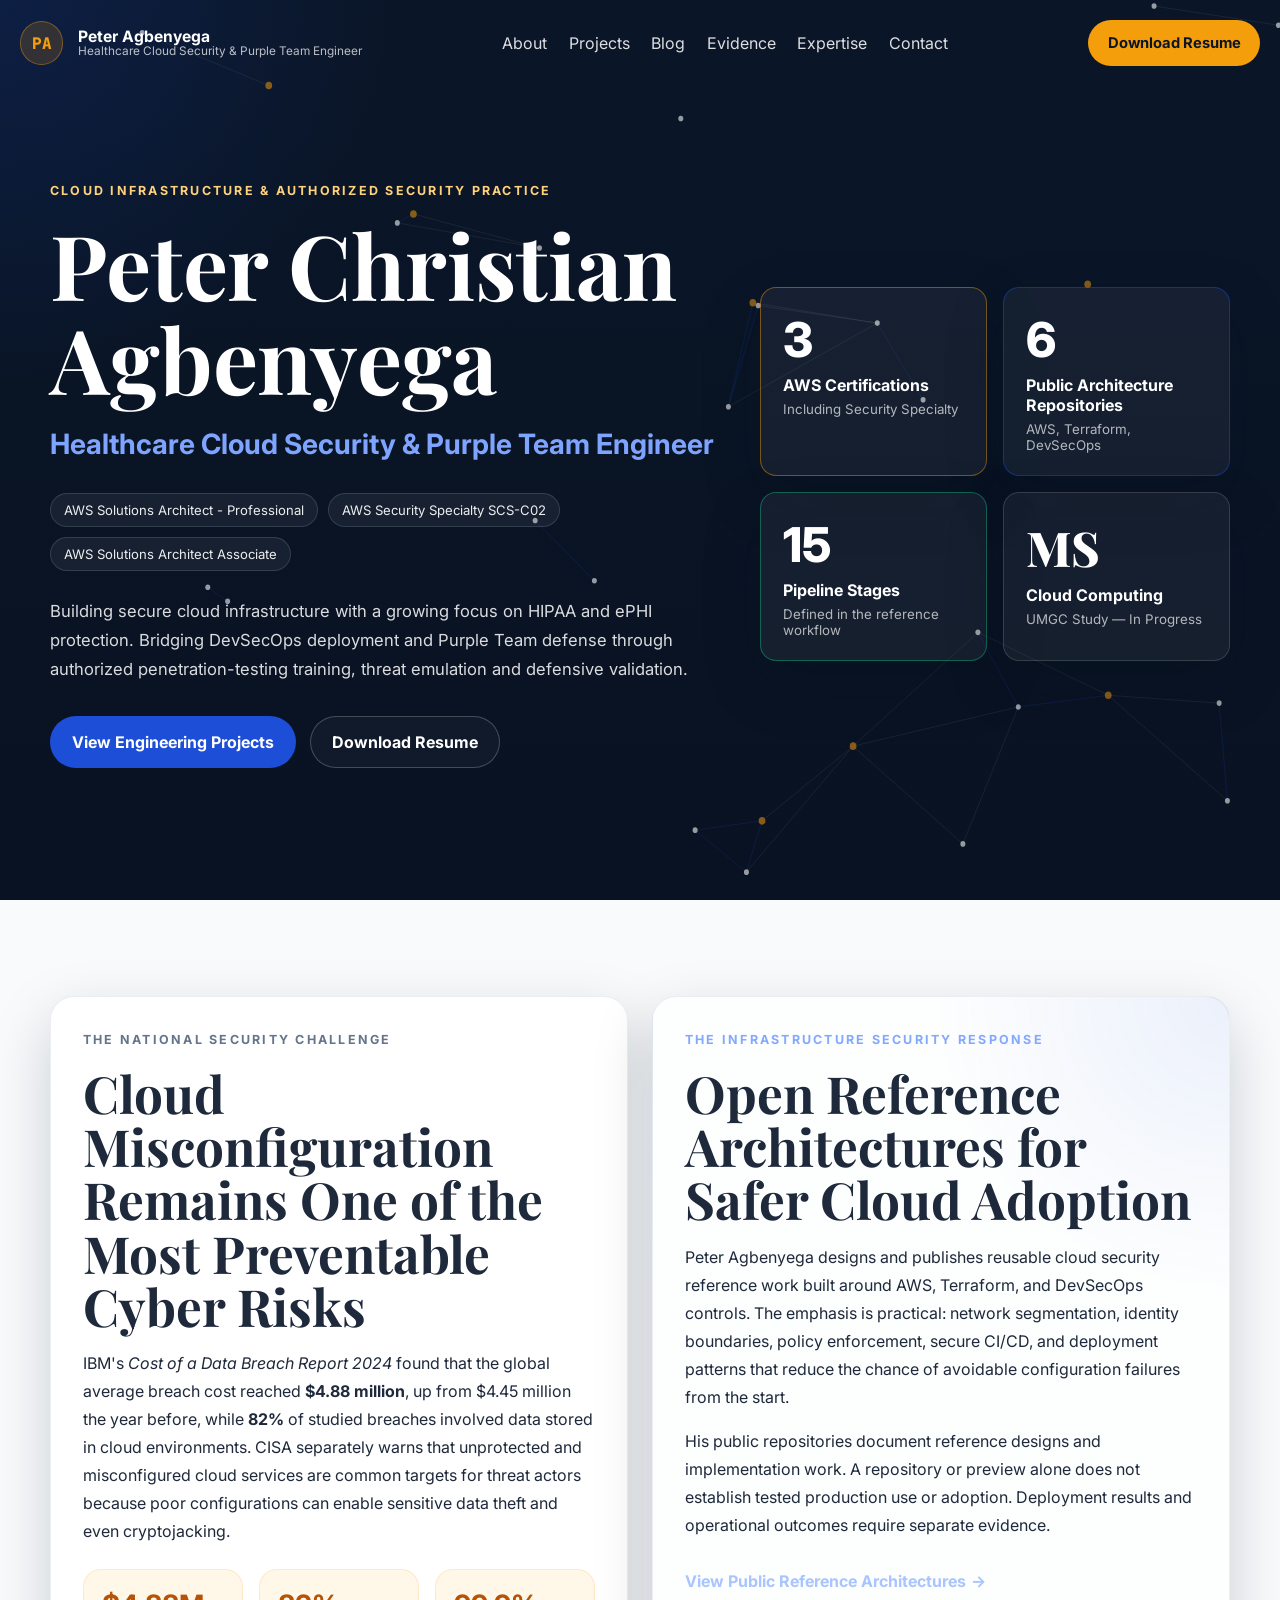
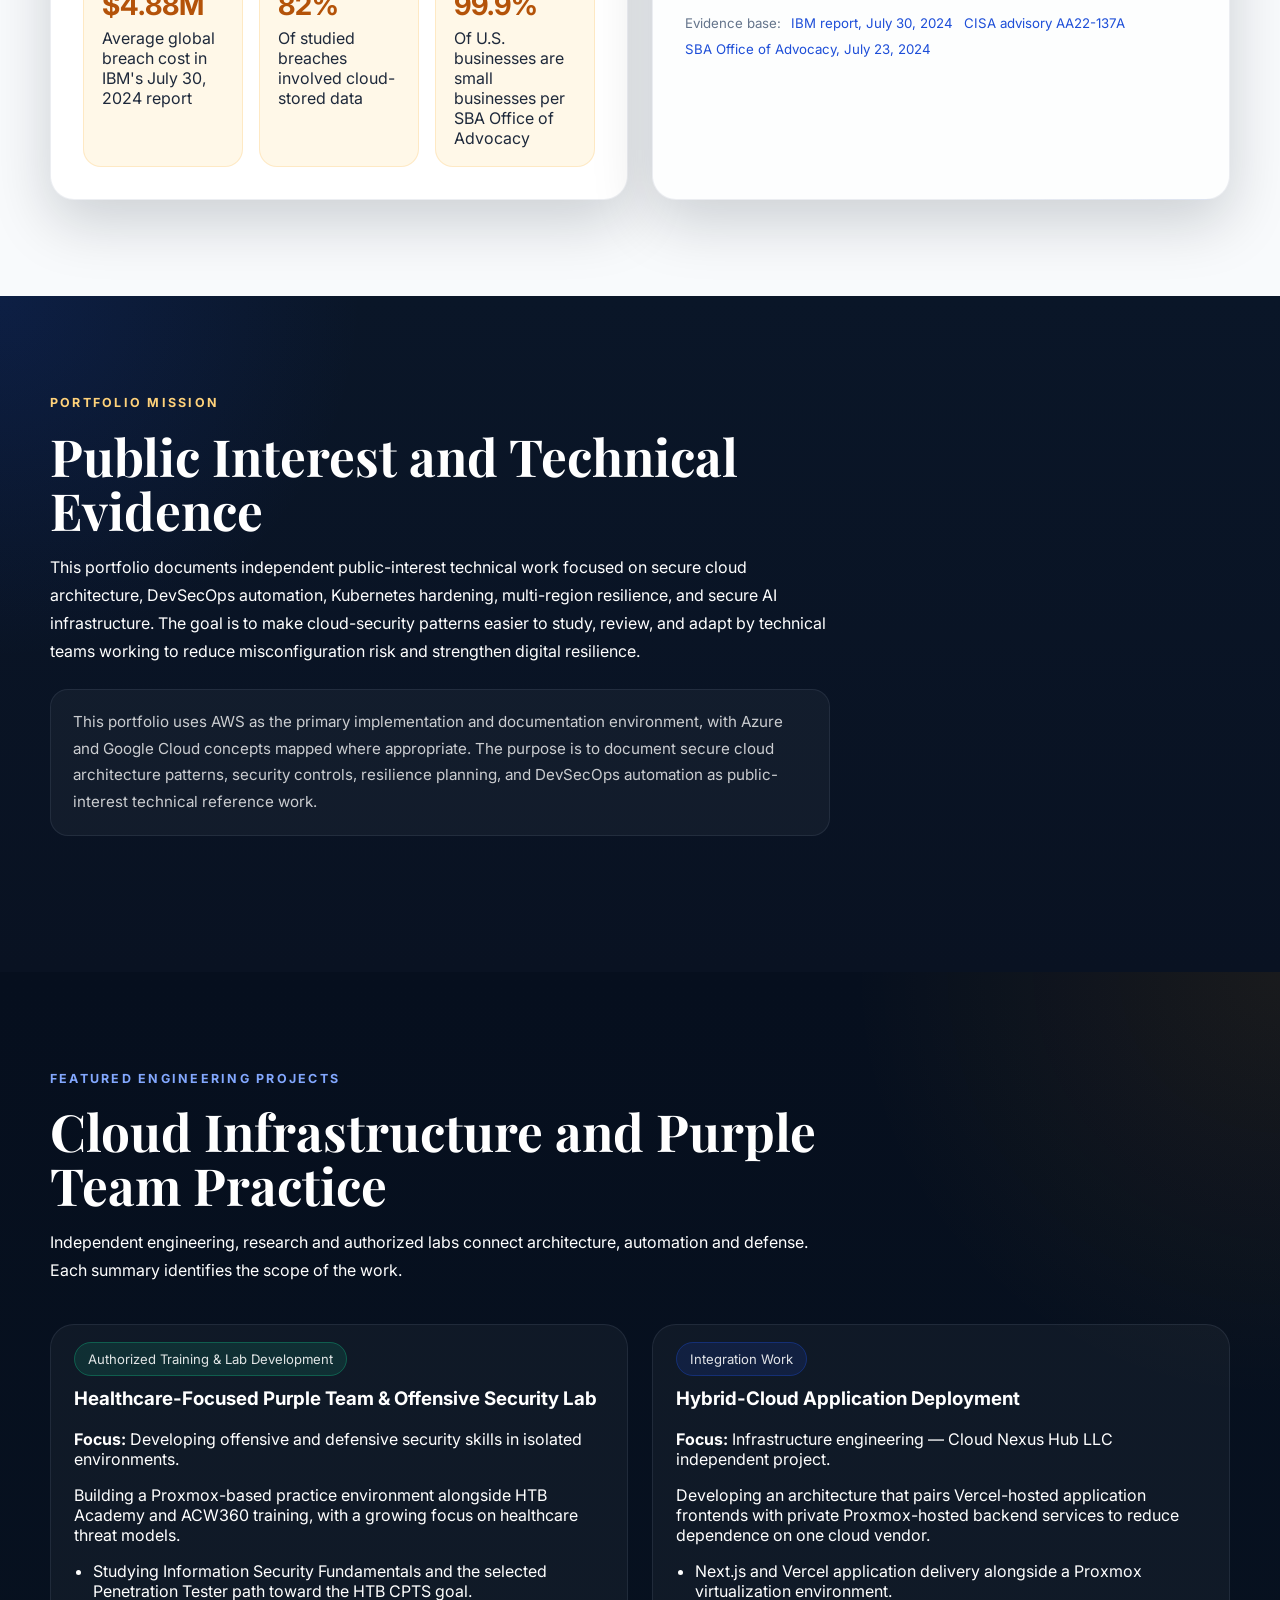
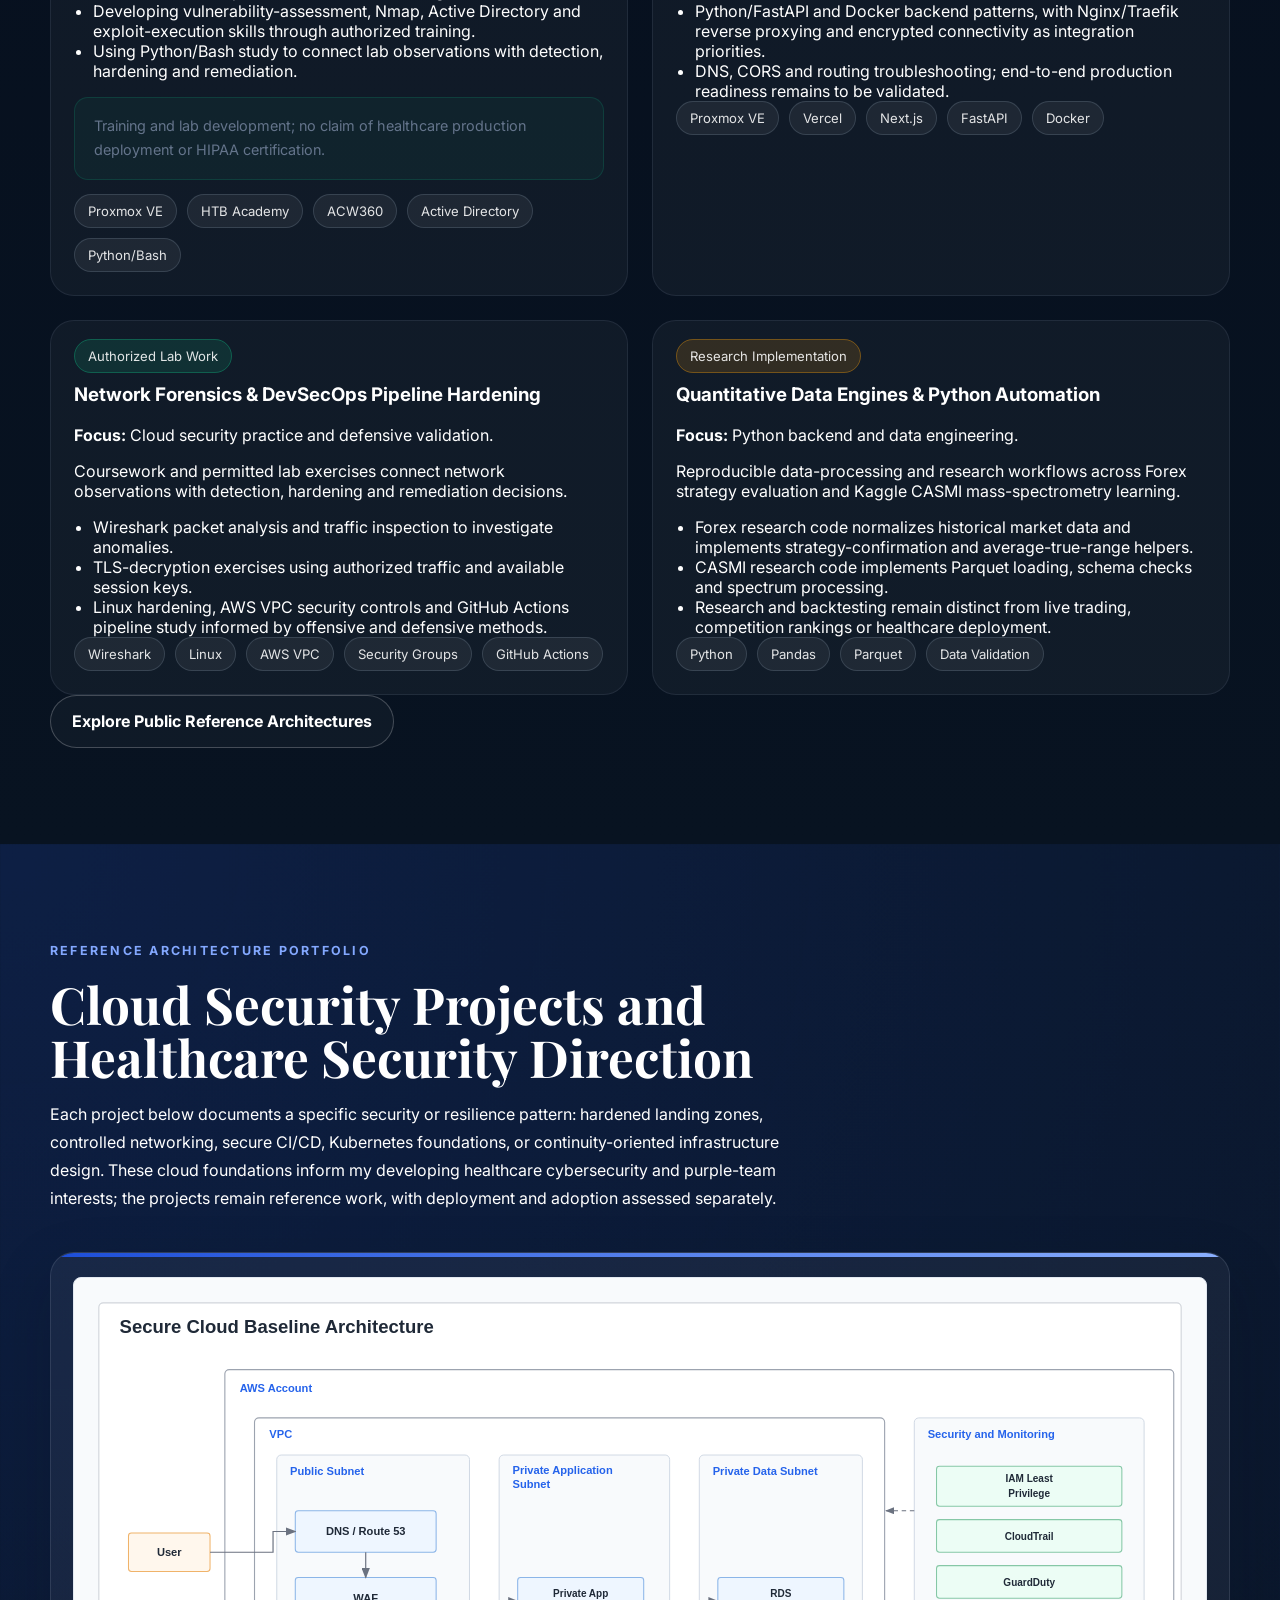
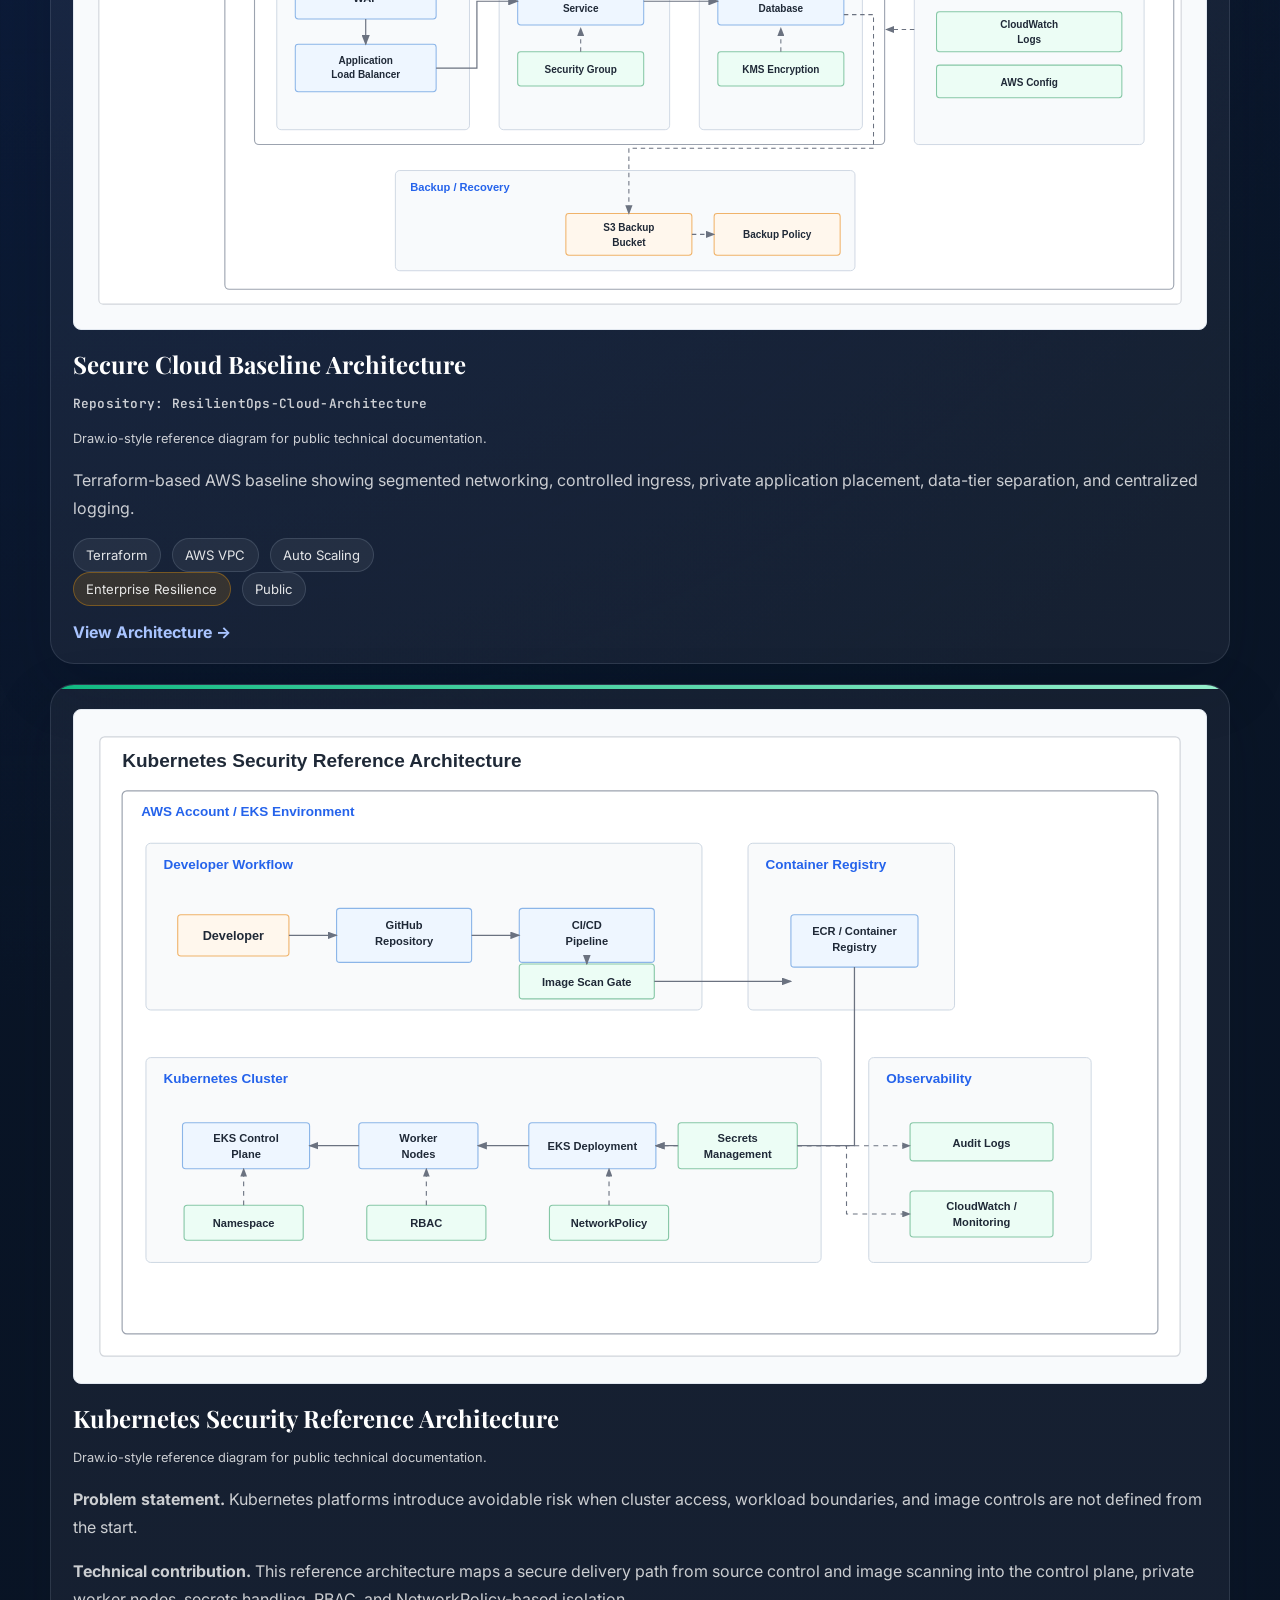
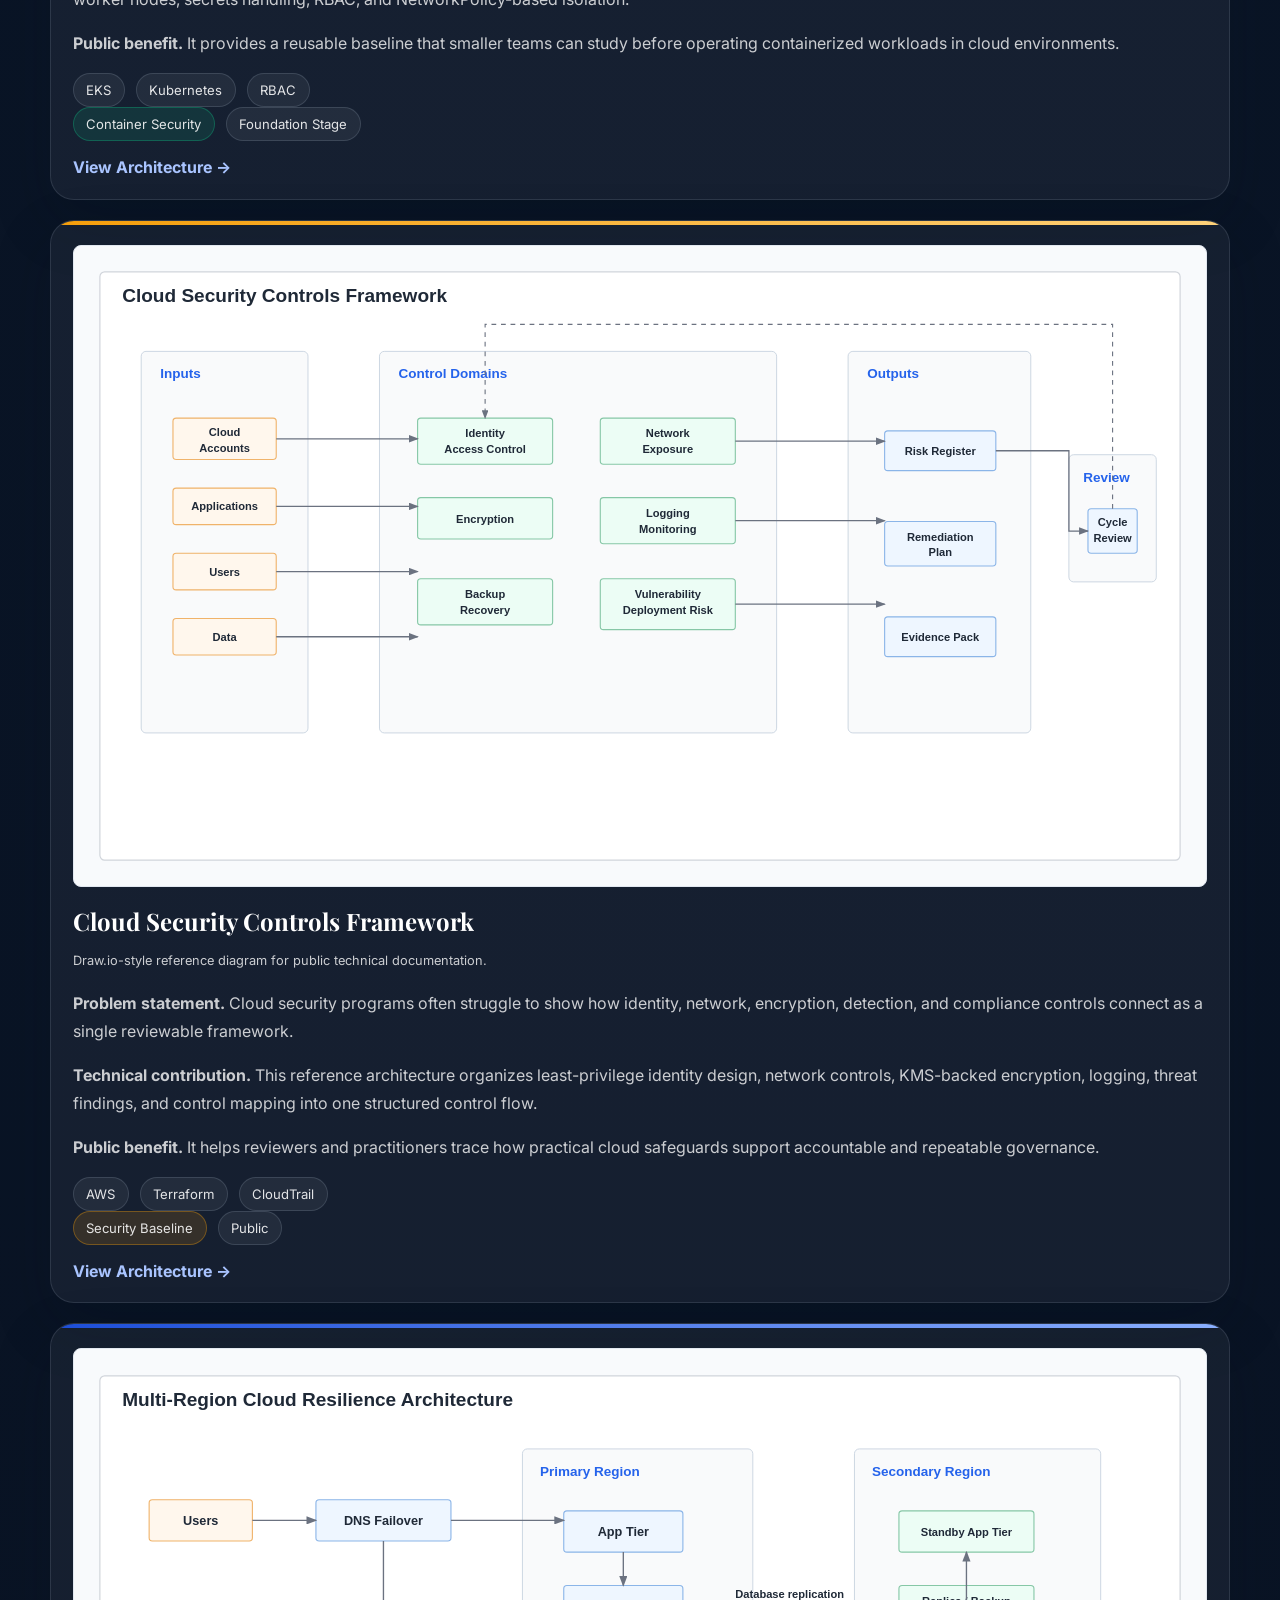
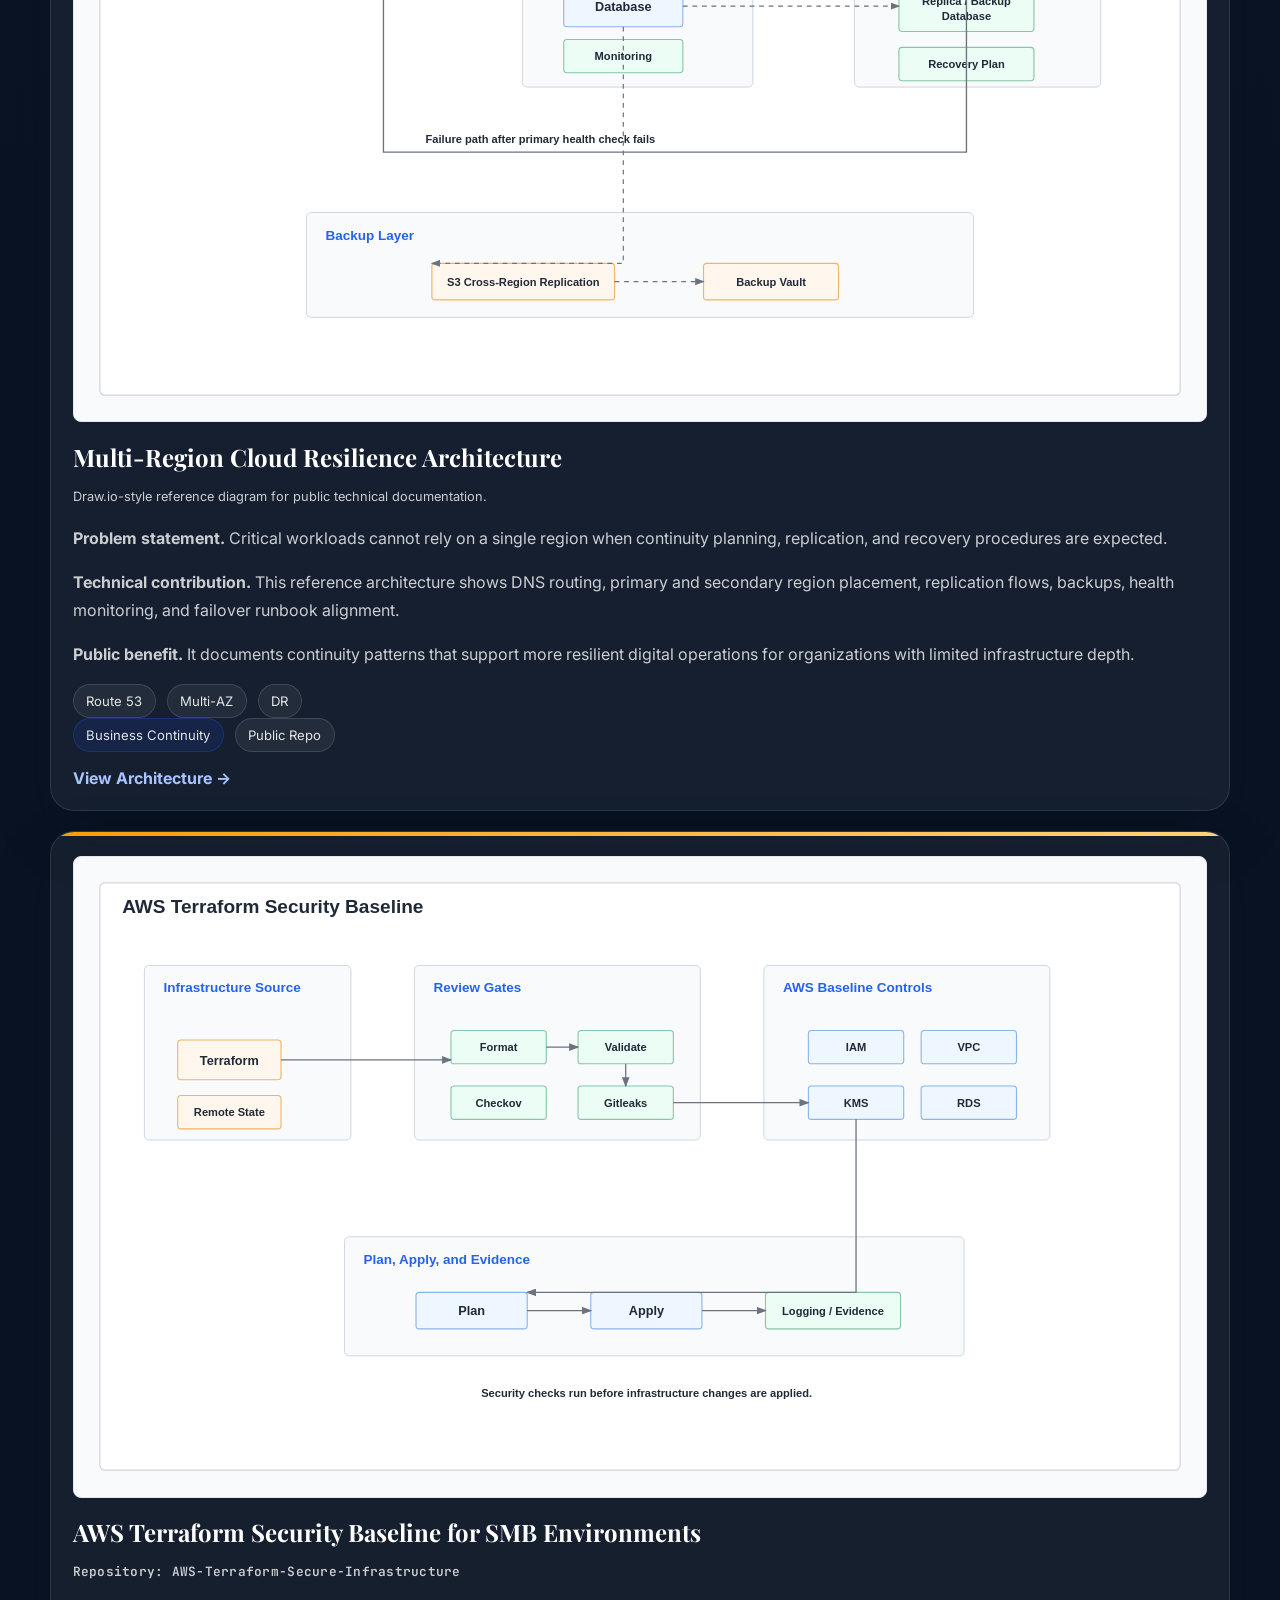
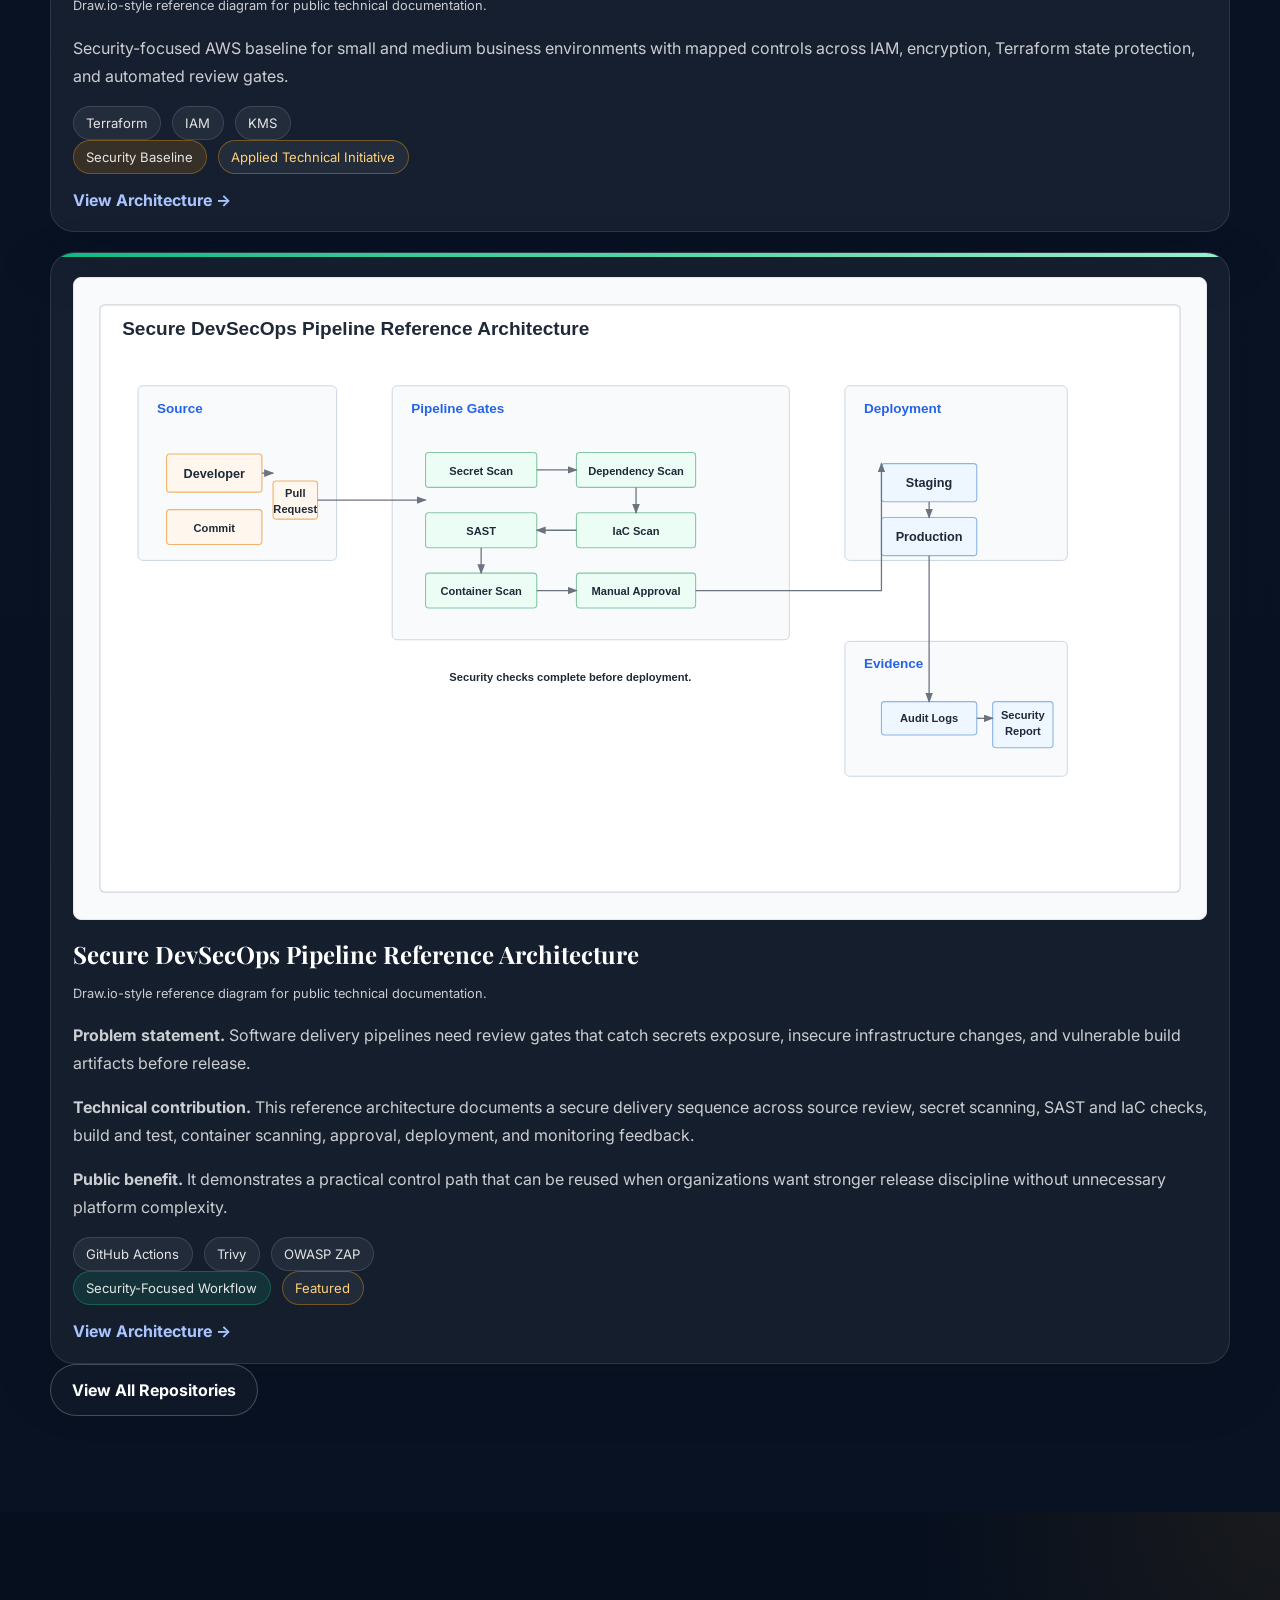
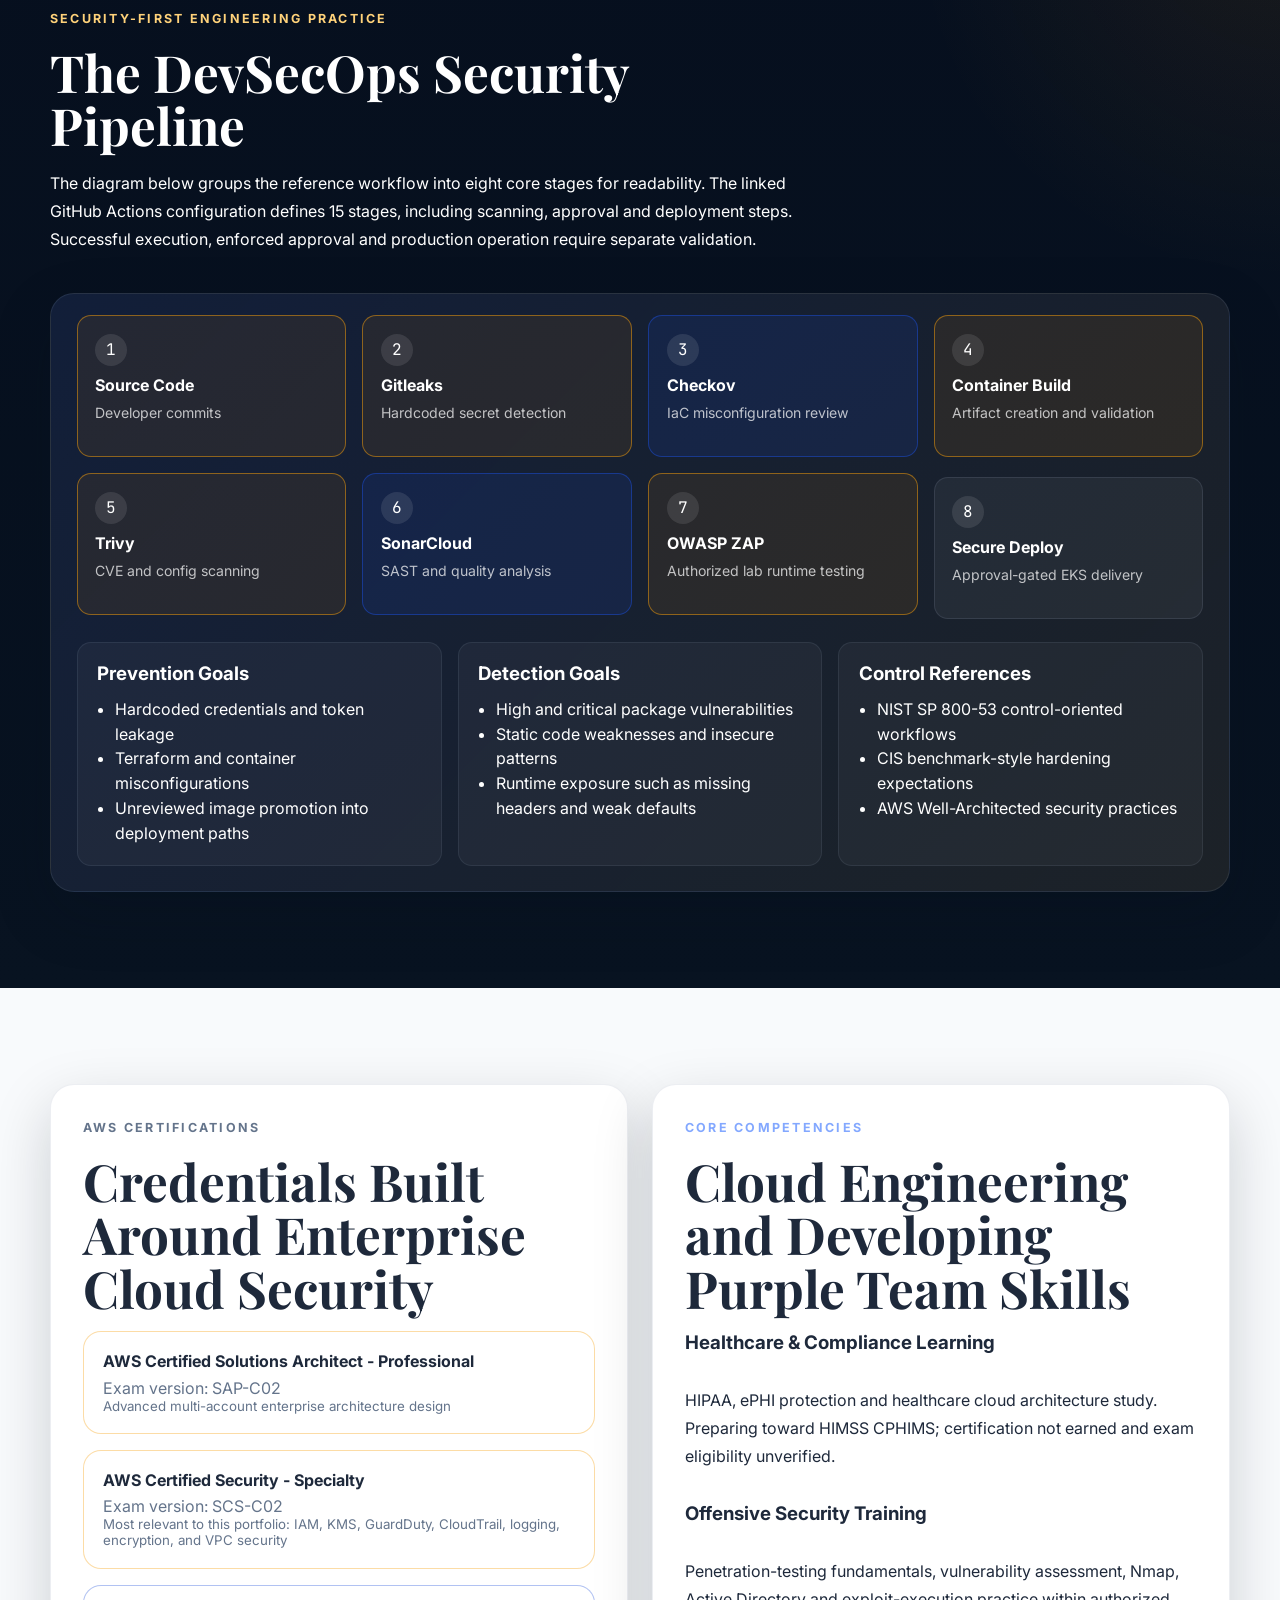
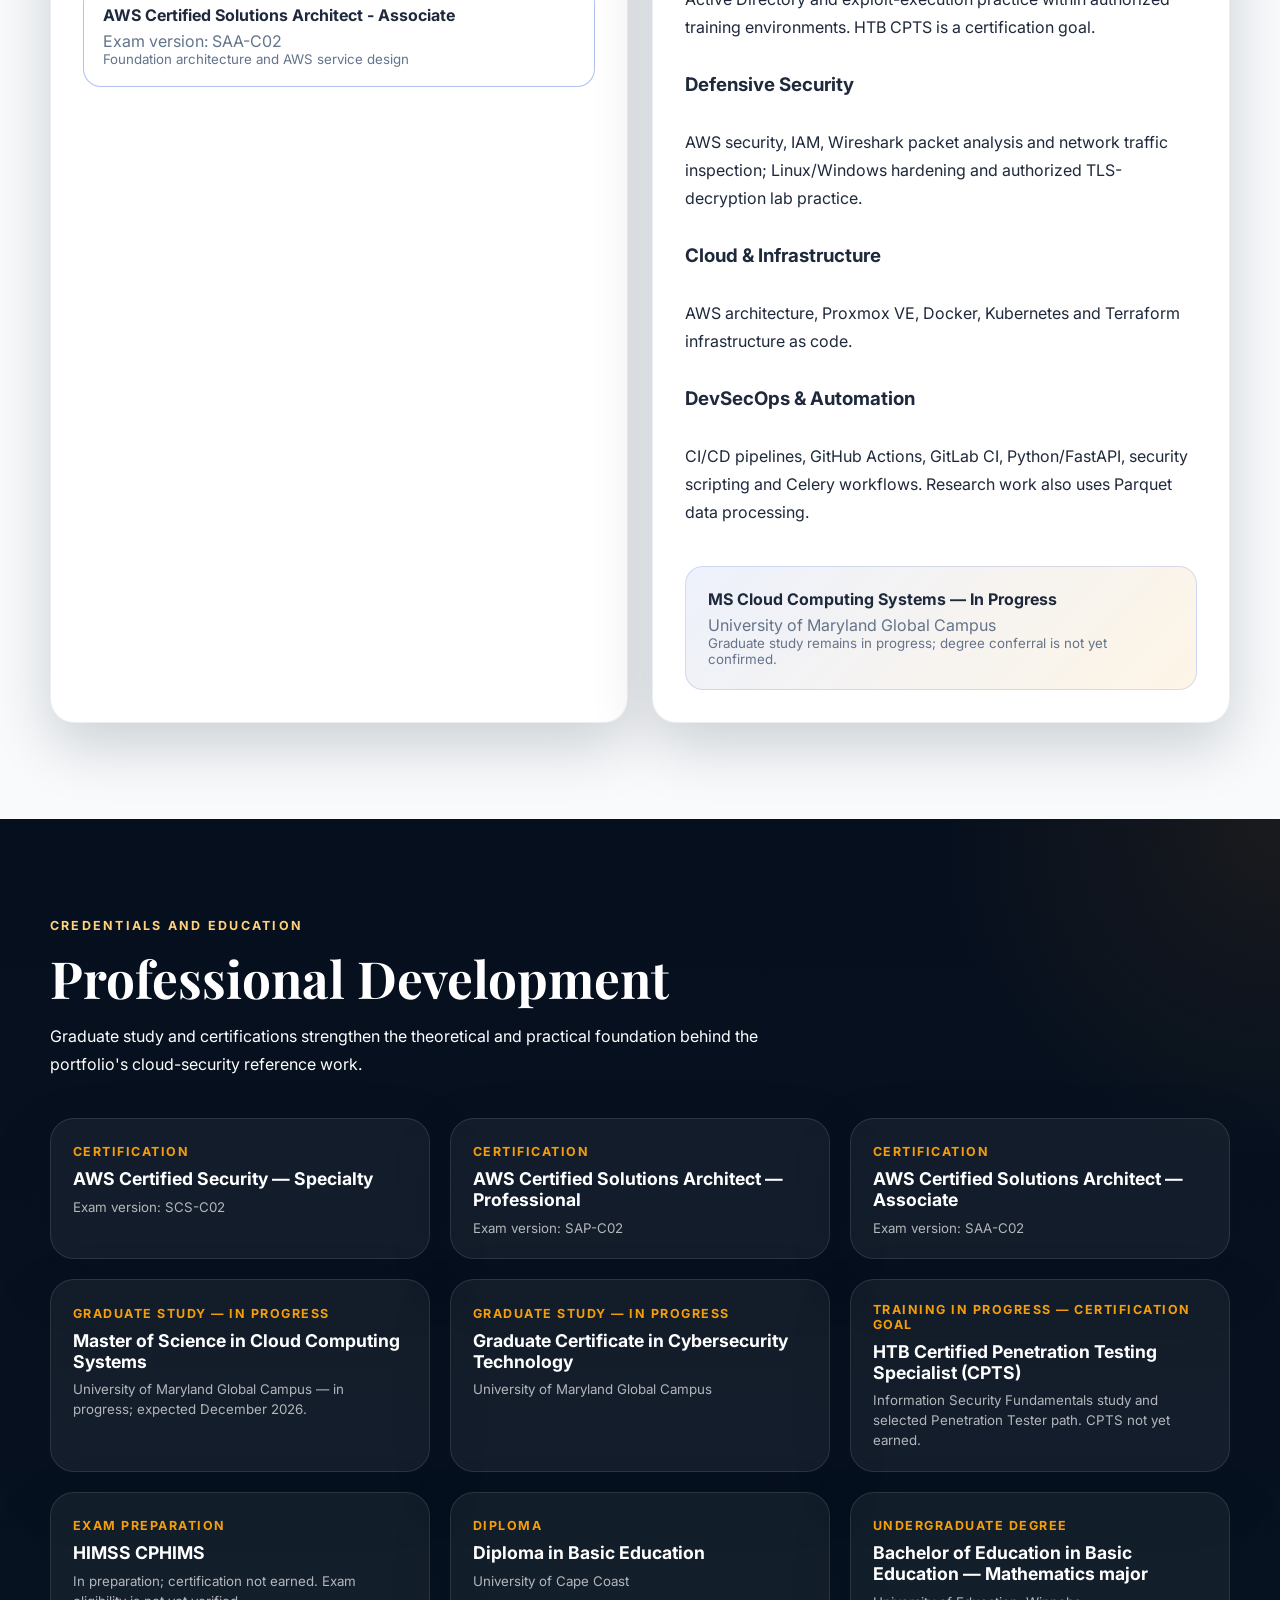
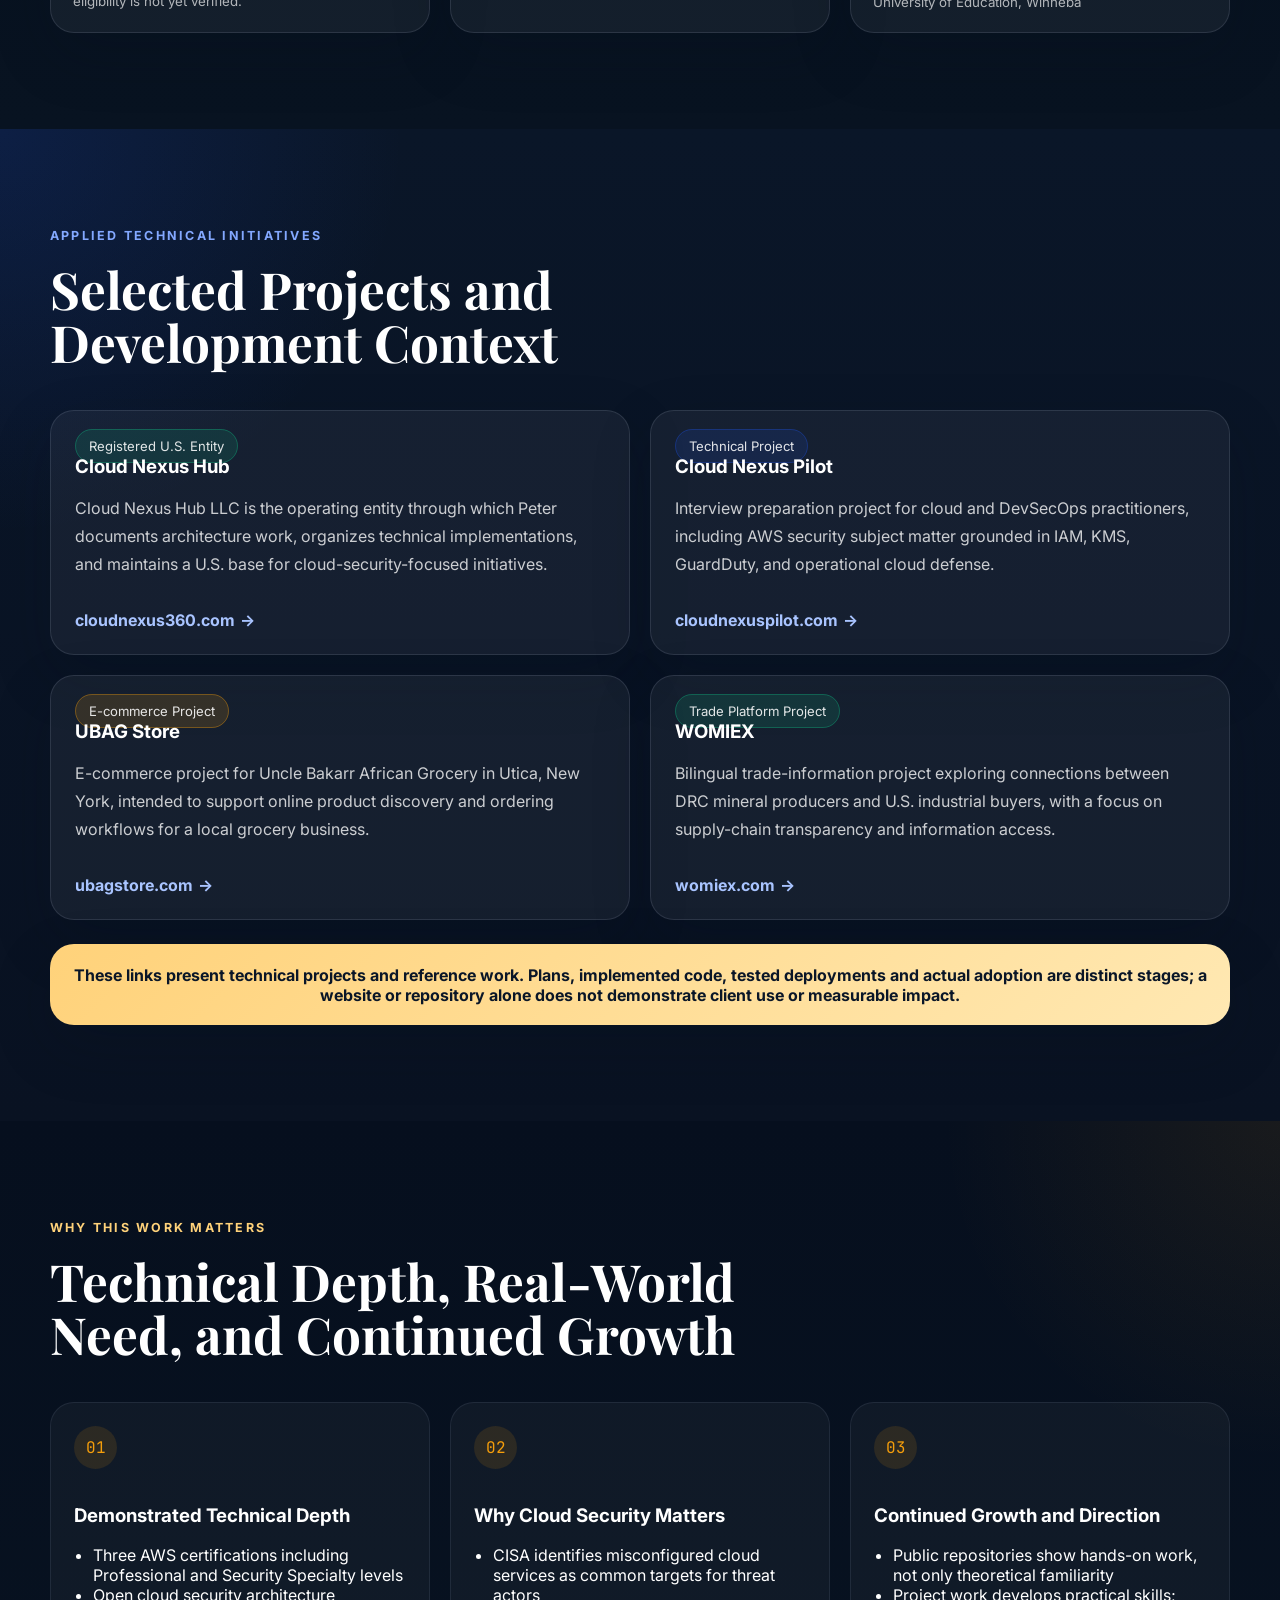
<file: index.html>
<!DOCTYPE html>
<html lang="en">
  <head>
    <meta charset="UTF-8" />
    <meta name="viewport" content="width=device-width, initial-scale=1.0" />
    <title>
      Peter Christian Agbenyega — Healthcare Cloud Security &amp; Purple Team Engineer |
      Cloud Infrastructure &amp; Authorized Security Practice
    </title>
    <meta
      name="description"
      content="Peter Christian Agbenyega is a Healthcare Cloud Security &amp; Purple Team Engineer in Oneida, New York, focused on AWS, hybrid-cloud infrastructure, security automation and developing healthcare cybersecurity and purple-team skills."
    />
    <meta
      property="og:title"
      content="Peter Christian Agbenyega - Healthcare Cloud Security &amp; Purple Team Engineer"
    />
    <meta
      property="og:description"
      content="Healthcare Cloud Security &amp; Purple Team Engineer: AWS, Kubernetes, Terraform, hybrid-cloud projects and authorized purple-team learning. Based in Oneida, New York."
    />
    <meta property="og:type" content="website" />
    <meta property="og:url" content="https://petercagbenyega.com" />
    <meta property="og:site_name" content="Peter Christian Agbenyega" />
    <meta name="twitter:card" content="summary" />
    <meta name="twitter:title" content="Peter Christian Agbenyega - Healthcare Cloud Security &amp; Purple Team Engineer" />
    <meta name="twitter:description" content="Healthcare Cloud Security &amp; Purple Team Engineer: AWS, Kubernetes, Terraform, hybrid-cloud projects and authorized purple-team learning. Based in Oneida, New York." />
    <link rel="canonical" href="https://petercagbenyega.com" />
    <link rel="preconnect" href="https://fonts.googleapis.com" />
    <link rel="preconnect" href="https://fonts.gstatic.com" crossorigin />
    <link
      href="https://fonts.googleapis.com/css2?family=Inter:wght@400;500;600;700;800&amp;family=JetBrains+Mono:wght@400;600&amp;family=Playfair+Display:wght@600;700;800&amp;display=swap"
      rel="stylesheet"
    />
    <link rel="stylesheet" href="style.css" />
    <script type="application/ld+json">
      {
        "@context": "https://schema.org",
        "@type": "Person",
        "name": "Peter Christian Agbenyega",
        "jobTitle": "Healthcare Cloud Security & Purple Team Engineer",
        "description": "Healthcare Cloud Security and Purple Team Engineer in Oneida, New York, focused on secure infrastructure and automation, with developing healthcare cybersecurity and purple-team skills.",
        "worksFor": {
          "@type": "Organization",
          "name": "Cloud Nexus Hub LLC"
        },
        "address": {
          "@type": "PostalAddress",
          "addressLocality": "Oneida",
          "addressRegion": "New York",
          "addressCountry": "US"
        },
        "url": "https://petercagbenyega.com",
        "sameAs": [
          "https://github.com/Peter-Agbenyega",
          "https://linkedin.com/in/peter-christian-agbenyega-910b3028b"
        ]
      }
    </script>
  </head>
  <body>
    <div class="page-shell">
      <header class="site-header" id="top">
        <nav class="nav">
          <a class="brand" href="#top" aria-label="Peter Agbenyega home">
            <span class="brand-mark">PA</span>
            <span class="brand-copy">
              <strong>Peter Agbenyega</strong>
              <small>Healthcare Cloud Security &amp; Purple Team Engineer</small>
            </span>
          </a>
          <button
            class="menu-toggle"
            type="button"
            aria-expanded="false"
            aria-controls="mobile-menu"
          >
            <span></span>
            <span></span>
            <span></span>
          </button>
          <div class="nav-links">
            <a href="#about">About</a>
            <a href="#engineering-projects">Projects</a>
            <a href="/blog.html">Blog</a>
            <a href="#evidence-portfolio">Evidence</a>
            <a href="#expertise">Expertise</a>
            <a href="#contact">Contact</a>
          </div>
          <a class="button button-gold button-small" href="assets/resume/Peter_Agbenyega_Resume.pdf">
            Download Resume
          </a>
        </nav>
        <div class="mobile-menu" id="mobile-menu">
          <a href="#about">About</a>
          <a href="#engineering-projects">Projects</a>
          <a href="/blog.html">Blog</a>
          <a href="#evidence-portfolio">Evidence</a>
          <a href="#expertise">Expertise</a>
          <a href="#contact">Contact</a>
          <a class="button button-gold" href="assets/resume/Peter_Agbenyega_Resume.pdf">Download Resume</a>
        </div>
      </header>

      <main>
        <section class="hero section-dark" id="hero">
          <div class="hero-network" aria-hidden="true">
            <svg id="particle-network" viewBox="0 0 1440 900" preserveAspectRatio="none"></svg>
          </div>
          <div class="container hero-grid">
            <div class="hero-copy reveal visible">
              <p class="eyebrow eyebrow-gold">Cloud Infrastructure &amp; Authorized Security Practice</p>
              <h1>Peter Christian Agbenyega</h1>
              <p class="hero-subtitle">Healthcare Cloud Security &amp; Purple Team Engineer</p>
              <div class="badge-row">
                <span class="badge">AWS Solutions Architect - Professional</span>
                <span class="badge">AWS Security Specialty SCS-C02</span>
                <span class="badge">AWS Solutions Architect Associate</span>
              </div>
              <p class="hero-mission">
                Building secure cloud infrastructure with a growing focus on HIPAA and ePHI protection.
                Bridging DevSecOps deployment and Purple Team defense through authorized
                penetration-testing training, threat emulation and defensive validation.
              </p>
              <div class="cta-row">
                <a class="button button-electric" href="#engineering-projects">View Engineering Projects</a>
                <a class="button button-outline" href="assets/resume/Peter_Agbenyega_Resume.pdf">
                  Download Resume
                </a>
              </div>
            </div>
            <div class="hero-stats reveal visible">
              <article class="stat-card stat-card-gold">
                <strong class="stat-number" data-count="3">3</strong>
                <span class="stat-label">AWS Certifications</span>
                <small>Including Security Specialty</small>
              </article>
              <article class="stat-card stat-card-electric">
                <strong class="stat-number" data-count="6">6</strong>
                <span class="stat-label">Public Architecture Repositories</span>
                <small>AWS, Terraform, DevSecOps</small>
              </article>
              <article class="stat-card stat-card-success">
                <strong class="stat-number" data-count="15">15</strong>
                <span class="stat-label">Pipeline Stages</span>
                <small>Defined in the reference workflow</small>
              </article>
              <article class="stat-card stat-card-slate">
                <strong class="stat-number stat-text">MS</strong>
                <span class="stat-label">Cloud Computing</span>
                <small>UMGC Study — In Progress</small>
              </article>
            </div>
          </div>
        </section>

        <section class="section section-light" id="challenge">
          <div class="container two-column">
            <article class="content-panel reveal">
              <p class="eyebrow">The National Security Challenge</p>
              <h2>Cloud Misconfiguration Remains One of the Most Preventable Cyber Risks</h2>
              <p>
                IBM's <em>Cost of a Data Breach Report 2024</em> found that the global average
                breach cost reached <strong>$4.88 million</strong>, up from $4.45 million the year
                before, while <strong>82%</strong> of studied breaches involved data stored in cloud
                environments. CISA separately warns that unprotected and misconfigured cloud
                services are common targets for threat actors because poor configurations can
                enable sensitive data theft and even cryptojacking.
              </p>
              <div class="impact-stats">
                <div>
                  <strong>$4.88M</strong>
                  <span>Average global breach cost in IBM's July 30, 2024 report</span>
                </div>
                <div>
                  <strong>82%</strong>
                  <span>Of studied breaches involved cloud-stored data</span>
                </div>
                <div>
                  <strong>99.9%</strong>
                  <span>Of U.S. businesses are small businesses per SBA Office of Advocacy</span>
                </div>
              </div>
            </article>
            <article class="content-panel content-panel-accent reveal">
              <p class="eyebrow eyebrow-electric">The Infrastructure Security Response</p>
              <h2>Open Reference Architectures for Safer Cloud Adoption</h2>
              <p>
                Peter Agbenyega designs and publishes reusable cloud security reference work
                built around AWS, Terraform, and DevSecOps controls. The emphasis is practical:
                network segmentation, identity boundaries, policy enforcement, secure CI/CD, and
                deployment patterns that reduce the chance of avoidable configuration failures
                from the start.
              </p>
              <p>
                His public repositories document reference designs and implementation work.
                A repository or preview alone does not establish tested production use or adoption.
                Deployment results and operational outcomes require separate evidence.
              </p>
              <a class="text-link" href="https://github.com/Peter-Agbenyega">
                View Public Reference Architectures
              </a>
              <div class="source-note">
                <span>Evidence base:</span>
                <a href="https://newsroom.ibm.com/2024-07-30-ibm-report-escalating-data-breach-disruption-pushes-costs-to-new-highs?asPDF=1">
                  IBM report, July 30, 2024
                </a>
                <a href="https://www.cisa.gov/news-events/cybersecurity-advisories/aa22-137a?WHB=1">
                  CISA advisory AA22-137A
                </a>
                <a href="https://advocacy.sba.gov/2024/07/23/frequently-asked-questions-about-small-business-2024/">
                  SBA Office of Advocacy, July 23, 2024
                </a>
              </div>
            </article>
          </div>
        </section>

        <section class="section section-dark" id="public-interest">
          <div class="container">
            <div class="section-heading reveal">
              <p class="eyebrow eyebrow-gold">Portfolio Mission</p>
              <h2>Public Interest and Technical Evidence</h2>
              <p>
                This portfolio documents independent public-interest technical work focused on
                secure cloud architecture, DevSecOps automation, Kubernetes hardening, multi-region
                resilience, and secure AI infrastructure. The goal is to make cloud-security
                patterns easier to study, review, and adapt by technical teams working to reduce
                misconfiguration risk and strengthen digital resilience.
              </p>
              <p class="scope-note">
                This portfolio uses AWS as the primary implementation and documentation
                environment, with Azure and Google Cloud concepts mapped where appropriate.
                The purpose is to document secure cloud architecture patterns, security controls,
                resilience planning, and DevSecOps automation as public-interest technical
                reference work.
              </p>
            </div>
          </div>
        </section>

        <section class="section section-dark-deep" id="engineering-projects">
          <div class="container">
            <div class="section-heading reveal">
              <p class="eyebrow eyebrow-electric">Featured Engineering Projects</p>
              <h2>Cloud Infrastructure and Purple Team Practice</h2>
              <p>Independent engineering, research and authorized labs connect architecture,
                automation and defense. Each summary identifies the scope of the work.</p>
            </div>
            <div class="two-column">
              <article class="evidence-card reveal">
                <span class="tag tag-success">Authorized Training &amp; Lab Development</span>
                <h3>Healthcare-Focused Purple Team &amp; Offensive Security Lab</h3>
                <p><strong>Focus:</strong> Developing offensive and defensive security skills in isolated environments.</p>
                <p>Building a Proxmox-based practice environment alongside HTB Academy and ACW360
                  training, with a growing focus on healthcare threat models.</p>
                <ul>
                  <li>Studying Information Security Fundamentals and the selected Penetration Tester path toward the HTB CPTS goal.</li>
                  <li>Developing vulnerability-assessment, Nmap, Active Directory and exploit-execution skills through authorized training.</li>
                  <li>Using Python/Bash study to connect lab observations with detection, hardening and remediation.</li>
                </ul>
                <p class="compliance-note">Training and lab development; no claim of healthcare production deployment or HIPAA certification.</p>
                <div class="tech-badges"><span>Proxmox VE</span><span>HTB Academy</span><span>ACW360</span><span>Active Directory</span><span>Python/Bash</span></div>
              </article>
              <article class="evidence-card reveal">
                <span class="tag tag-electric">Integration Work</span>
                <h3>Hybrid-Cloud Application Deployment</h3>
                <p><strong>Focus:</strong> Infrastructure engineering &mdash; Cloud Nexus Hub LLC independent project.</p>
                <p>Developing an architecture that pairs Vercel-hosted application frontends with
                  private Proxmox-hosted backend services to reduce dependence on one cloud vendor.</p>
                <ul>
                  <li>Next.js and Vercel application delivery alongside a Proxmox virtualization environment.</li>
                  <li>Python/FastAPI and Docker backend patterns, with Nginx/Traefik reverse proxying and encrypted connectivity as integration priorities.</li>
                  <li>DNS, CORS and routing troubleshooting; end-to-end production readiness remains to be validated.</li>
                </ul>
                <div class="tech-badges"><span>Proxmox VE</span><span>Vercel</span><span>Next.js</span><span>FastAPI</span><span>Docker</span></div>
              </article>
              <article class="evidence-card reveal">
                <span class="tag tag-success">Authorized Lab Work</span>
                <h3>Network Forensics &amp; DevSecOps Pipeline Hardening</h3>
                <p><strong>Focus:</strong> Cloud security practice and defensive validation.</p>
                <p>Coursework and permitted lab exercises connect network observations with
                  detection, hardening and remediation decisions.</p>
                <ul>
                  <li>Wireshark packet analysis and traffic inspection to investigate anomalies.</li>
                  <li>TLS-decryption exercises using authorized traffic and available session keys.</li>
                  <li>Linux hardening, AWS VPC security controls and GitHub Actions pipeline study informed by offensive and defensive methods.</li>
                </ul>
                <div class="tech-badges"><span>Wireshark</span><span>Linux</span><span>AWS VPC</span><span>Security Groups</span><span>GitHub Actions</span></div>
              </article>
              <article class="evidence-card reveal">
                <span class="tag tag-gold">Research Implementation</span>
                <h3>Quantitative Data Engines &amp; Python Automation</h3>
                <p><strong>Focus:</strong> Python backend and data engineering.</p>
                <p>Reproducible data-processing and research workflows across Forex strategy
                  evaluation and Kaggle CASMI mass-spectrometry learning.</p>
                <ul>
                  <li>Forex research code normalizes historical market data and implements strategy-confirmation and average-true-range helpers.</li>
                  <li>CASMI research code implements Parquet loading, schema checks and spectrum processing.</li>
                  <li>Research and backtesting remain distinct from live trading, competition rankings or healthcare deployment.</li>
                </ul>
                <div class="tech-badges"><span>Python</span><span>Pandas</span><span>Parquet</span><span>Data Validation</span></div>
              </article>
            </div>
            <div class="center-actions reveal">
              <a class="button button-outline" href="#projects">Explore Public Reference Architectures</a>
            </div>
          </div>
        </section>

        <section class="section section-dark" id="projects">
          <div class="container">
            <div class="section-heading reveal">
              <p class="eyebrow eyebrow-electric">Reference Architecture Portfolio</p>
              <h2>Cloud Security Projects and Healthcare Security Direction</h2>
              <p>
                Each project below documents a specific security or resilience pattern: hardened
                landing zones, controlled networking, secure CI/CD, Kubernetes foundations, or
                continuity-oriented infrastructure design. These cloud foundations inform my developing
                healthcare cybersecurity and purple-team interests; the projects remain reference
                work, with deployment and adoption assessed separately.
              </p>
            </div>
            <div class="project-grid">
              <article class="project-card reveal">
                <div class="project-card-top border-electric"></div>
                <div class="project-diagram" data-diagram="secure-cloud-baseline">
                  <img src="assets/diagrams/secure-cloud-baseline-architecture.svg" alt="Secure Cloud Baseline Architecture draw.io-style reference diagram" loading="lazy" />
                </div>
                <h3>Secure Cloud Baseline Architecture</h3>
                <p class="project-alias">Repository: ResilientOps-Cloud-Architecture</p>
                <p class="diagram-caption">Draw.io-style reference diagram for public technical documentation.</p>
                <p>
                  Terraform-based AWS baseline showing segmented networking, controlled ingress,
                  private application placement, data-tier separation, and centralized logging.
                </p>
                <div class="tech-badges">
                  <span>Terraform</span>
                  <span>AWS VPC</span>
                  <span>Auto Scaling</span>
                </div>
                <div class="project-meta">
                  <span class="tag tag-gold">Enterprise Resilience</span>
                  <span class="tag">Public</span>
                </div>
                <a class="text-link" href="https://github.com/Peter-Agbenyega/ResilientOps-Cloud-Architecture">
                  View Architecture
                </a>
              </article>

              <article class="project-card reveal">
                <div class="project-card-top border-success"></div>
                <div class="project-diagram" data-diagram="kubernetes-security-reference">
                  <img src="assets/diagrams/kubernetes-security-reference-architecture.svg" alt="Kubernetes Security Reference Architecture draw.io-style reference diagram" loading="lazy" />
                </div>
                <h3>Kubernetes Security Reference Architecture</h3>
                <p class="diagram-caption">Draw.io-style reference diagram for public technical documentation.</p>
                <p>
                  <strong>Problem statement.</strong> Kubernetes platforms introduce avoidable risk
                  when cluster access, workload boundaries, and image controls are not defined from
                  the start.
                </p>
                <p>
                  <strong>Technical contribution.</strong> This reference architecture maps a secure
                  delivery path from source control and image scanning into the control plane,
                  private worker nodes, secrets handling, RBAC, and NetworkPolicy-based isolation.
                </p>
                <p>
                  <strong>Public benefit.</strong> It provides a reusable baseline that smaller teams
                  can study before operating containerized workloads in cloud environments.
                </p>
                <div class="tech-badges">
                  <span>EKS</span>
                  <span>Kubernetes</span>
                  <span>RBAC</span>
                </div>
                <div class="project-meta">
                  <span class="tag tag-success">Container Security</span>
                  <span class="tag">Foundation Stage</span>
                </div>
                <a class="text-link" href="https://github.com/Peter-Agbenyega/kubernetes-security-reference-architecture">
                  View Architecture
                </a>
              </article>

              <article class="project-card reveal">
                <div class="project-card-top border-gold"></div>
                <div class="project-diagram" data-diagram="cloud-security-controls-framework">
                  <img src="assets/diagrams/cloud-security-controls-framework.svg" alt="Cloud Security Controls Framework draw.io-style reference diagram" loading="lazy" />
                </div>
                <h3>Cloud Security Controls Framework</h3>
                <p class="diagram-caption">Draw.io-style reference diagram for public technical documentation.</p>
                <p>
                  <strong>Problem statement.</strong> Cloud security programs often struggle to show
                  how identity, network, encryption, detection, and compliance controls connect as a
                  single reviewable framework.
                </p>
                <p>
                  <strong>Technical contribution.</strong> This reference architecture organizes
                  least-privilege identity design, network controls, KMS-backed encryption, logging,
                  threat findings, and control mapping into one structured control flow.
                </p>
                <p>
                  <strong>Public benefit.</strong> It helps reviewers and practitioners trace how
                  practical cloud safeguards support accountable and repeatable governance.
                </p>
                <div class="tech-badges">
                  <span>AWS</span>
                  <span>Terraform</span>
                  <span>CloudTrail</span>
                </div>
                <div class="project-meta">
                  <span class="tag tag-gold">Security Baseline</span>
                  <span class="tag">Public</span>
                </div>
                <a class="text-link" href="https://github.com/Peter-Agbenyega/cloud-security-controls-framework">
                  View Architecture
                </a>
              </article>

              <article class="project-card reveal">
                <div class="project-card-top border-electric"></div>
                <div class="project-diagram" data-diagram="multi-region-cloud-resilience">
                  <img src="assets/diagrams/multi-region-cloud-resilience-architecture.svg" alt="Multi-Region Cloud Resilience Architecture draw.io-style reference diagram" loading="lazy" />
                </div>
                <h3>Multi-Region Cloud Resilience Architecture</h3>
                <p class="diagram-caption">Draw.io-style reference diagram for public technical documentation.</p>
                <p>
                  <strong>Problem statement.</strong> Critical workloads cannot rely on a single
                  region when continuity planning, replication, and recovery procedures are expected.
                </p>
                <p>
                  <strong>Technical contribution.</strong> This reference architecture shows DNS
                  routing, primary and secondary region placement, replication flows, backups,
                  health monitoring, and failover runbook alignment.
                </p>
                <p>
                  <strong>Public benefit.</strong> It documents continuity patterns that support more
                  resilient digital operations for organizations with limited infrastructure depth.
                </p>
                <div class="tech-badges">
                  <span>Route 53</span>
                  <span>Multi-AZ</span>
                  <span>DR</span>
                </div>
                <div class="project-meta">
                  <span class="tag tag-electric">Business Continuity</span>
                  <span class="tag">Public Repo</span>
                </div>
                <a class="text-link" href="https://github.com/Peter-Agbenyega/multi-region-cloud-resilience-architecture">
                  View Architecture
                </a>
              </article>

              <article class="project-card reveal">
                <div class="project-card-top border-gold"></div>
                <div class="project-diagram" data-diagram="aws-terraform-security-baseline">
                  <img src="assets/diagrams/aws-terraform-security-baseline.svg" alt="AWS Terraform Security Baseline draw.io-style reference diagram" loading="lazy" />
                </div>
                <h3>AWS Terraform Security Baseline for SMB Environments</h3>
                <p class="project-alias">Repository: AWS-Terraform-Secure-Infrastructure</p>
                <p class="diagram-caption">Draw.io-style reference diagram for public technical documentation.</p>
                <p>
                  Security-focused AWS baseline for small and medium business environments with
                  mapped controls across IAM, encryption, Terraform state protection, and
                  automated review gates.
                </p>
                <div class="tech-badges">
                  <span>Terraform</span>
                  <span>IAM</span>
                  <span>KMS</span>
                </div>
                <div class="project-meta">
                  <span class="tag tag-gold">Security Baseline</span>
                  <span class="tag tag-outline-gold">Applied Technical Initiative</span>
                </div>
                <a class="text-link" href="https://github.com/Peter-Agbenyega/AWS-Terraform-Secure-Infrastructure">
                  View Architecture
                </a>
              </article>

              <article class="project-card reveal">
                <div class="project-card-top border-success"></div>
                <div class="project-diagram" data-diagram="secure-devsecops-pipeline">
                  <img src="assets/diagrams/secure-devsecops-pipeline-reference-architecture.svg" alt="Secure DevSecOps Pipeline Reference Architecture draw.io-style reference diagram" loading="lazy" />
                </div>
                <h3>Secure DevSecOps Pipeline Reference Architecture</h3>
                <p class="diagram-caption">Draw.io-style reference diagram for public technical documentation.</p>
                <p>
                  <strong>Problem statement.</strong> Software delivery pipelines need review gates
                  that catch secrets exposure, insecure infrastructure changes, and vulnerable build
                  artifacts before release.
                </p>
                <p>
                  <strong>Technical contribution.</strong> This reference architecture documents a
                  secure delivery sequence across source review, secret scanning, SAST and IaC
                  checks, build and test, container scanning, approval, deployment, and monitoring
                  feedback.
                </p>
                <p>
                  <strong>Public benefit.</strong> It demonstrates a practical control path that can
                  be reused when organizations want stronger release discipline without unnecessary
                  platform complexity.
                </p>
                <div class="tech-badges">
                  <span>GitHub Actions</span>
                  <span>Trivy</span>
                  <span>OWASP ZAP</span>
                </div>
                <div class="project-meta">
                  <span class="tag tag-success">Security-Focused Workflow</span>
                  <span class="tag tag-outline-gold">Featured</span>
                </div>
                <a class="text-link" href="https://github.com/Peter-Agbenyega/secure-devsecops-pipeline-reference-architecture">
                  View Architecture
                </a>
              </article>
            </div>
            <div class="center-actions reveal">
              <a class="button button-outline" href="https://github.com/Peter-Agbenyega">
                View All Repositories
              </a>
            </div>
          </div>
        </section>

        <section class="section section-dark-deep" id="pipeline">
          <div class="container">
            <div class="section-heading reveal">
              <p class="eyebrow eyebrow-gold">Security-First Engineering Practice</p>
              <h2>The DevSecOps Security Pipeline</h2>
              <p>
                The diagram below groups the reference workflow into eight core stages for
                readability. The linked GitHub Actions configuration defines 15 stages, including
                scanning, approval and deployment steps. Successful execution, enforced approval
                and production operation require separate validation.
              </p>
            </div>
            <div class="pipeline-shell reveal">
              <div class="pipeline-track pipeline-gate-grid" id="pipeline-track">
                <article class="pipeline-stage">
                  <span class="pipeline-icon">1</span>
                  <strong>Source Code</strong>
                  <small>Developer commits</small>
                </article>
                <article class="pipeline-stage stage-gold">
                  <span class="pipeline-icon">2</span>
                  <strong>Gitleaks</strong>
                  <small>Hardcoded secret detection</small>
                </article>
                <article class="pipeline-stage stage-electric">
                  <span class="pipeline-icon">3</span>
                  <strong>Checkov</strong>
                  <small>IaC misconfiguration review</small>
                </article>
                <article class="pipeline-stage">
                  <span class="pipeline-icon">4</span>
                  <strong>Container Build</strong>
                  <small>Artifact creation and validation</small>
                </article>
                <article class="pipeline-stage stage-gold">
                  <span class="pipeline-icon">5</span>
                  <strong>Trivy</strong>
                  <small>CVE and config scanning</small>
                </article>
                <article class="pipeline-stage stage-electric">
                  <span class="pipeline-icon">6</span>
                  <strong>SonarCloud</strong>
                  <small>SAST and quality analysis</small>
                </article>
                <article class="pipeline-stage stage-gold">
                  <span class="pipeline-icon">7</span>
                  <strong>OWASP ZAP</strong>
                  <small>Authorized lab runtime testing</small>
                </article>
                <article class="pipeline-stage stage-success">
                  <span class="pipeline-icon">8</span>
                  <strong>Secure Deploy</strong>
                  <small>Approval-gated EKS delivery</small>
                </article>
              </div>
              <div class="pipeline-columns">
                <div>
                  <h3>Prevention Goals</h3>
                  <ul>
                    <li>Hardcoded credentials and token leakage</li>
                    <li>Terraform and container misconfigurations</li>
                    <li>Unreviewed image promotion into deployment paths</li>
                  </ul>
                </div>
                <div>
                  <h3>Detection Goals</h3>
                  <ul>
                    <li>High and critical package vulnerabilities</li>
                    <li>Static code weaknesses and insecure patterns</li>
                    <li>Runtime exposure such as missing headers and weak defaults</li>
                  </ul>
                </div>
                <div>
                  <h3>Control References</h3>
                  <ul>
                    <li>NIST SP 800-53 control-oriented workflows</li>
                    <li>CIS benchmark-style hardening expectations</li>
                    <li>AWS Well-Architected security practices</li>
                  </ul>
                </div>
              </div>
            </div>
          </div>
        </section>

        <section class="section section-light" id="expertise">
          <div class="container two-column">
            <article class="content-panel reveal">
              <p class="eyebrow">AWS Certifications</p>
              <h2>Credentials Built Around Enterprise Cloud Security</h2>
              <div class="cert-list">
                <div class="cert-card cert-gold">
                  <strong>AWS Certified Solutions Architect - Professional</strong>
                  <span>Exam version: SAP-C02</span>
                  <small>Advanced multi-account enterprise architecture design</small>
                </div>
                <div class="cert-card cert-gold">
                  <strong>AWS Certified Security - Specialty</strong>
                  <span>Exam version: SCS-C02</span>
                  <small>
                    Most relevant to this portfolio: IAM, KMS, GuardDuty, CloudTrail, logging,
                    encryption, and VPC security
                  </small>
                </div>
                <div class="cert-card cert-electric">
                  <strong>AWS Certified Solutions Architect - Associate</strong>
                  <span>Exam version: SAA-C02</span>
                  <small>Foundation architecture and AWS service design</small>
                </div>
              </div>
            </article>
            <article class="content-panel reveal">
              <p class="eyebrow eyebrow-electric">Core Competencies</p>
              <h2>Cloud Engineering and Developing Purple Team Skills</h2>
              <div class="skill-group">
                <h3>Healthcare &amp; Compliance Learning</h3>
                <p>HIPAA, ePHI protection and healthcare cloud architecture study. Preparing toward
                  HIMSS CPHIMS; certification not earned and exam eligibility unverified.</p>
                <h3>Offensive Security Training</h3>
                <p>Penetration-testing fundamentals, vulnerability assessment, Nmap, Active Directory
                  and exploit-execution practice within authorized training environments. HTB CPTS is a certification goal.</p>
                <h3>Defensive Security</h3>
                <p>AWS security, IAM, Wireshark packet analysis and network traffic inspection;
                  Linux/Windows hardening and authorized TLS-decryption lab practice.</p>
                <h3>Cloud &amp; Infrastructure</h3>
                <p>AWS architecture, Proxmox VE, Docker, Kubernetes and Terraform infrastructure as code.</p>
                <h3>DevSecOps &amp; Automation</h3>
                <p>CI/CD pipelines, GitHub Actions, GitLab CI, Python/FastAPI, security scripting
                  and Celery workflows. Research work also uses Parquet data processing.</p>
              </div>
              <div class="education-box">
                <strong>MS Cloud Computing Systems — In Progress</strong>
                <span>University of Maryland Global Campus</span>
                <small>Graduate study remains in progress; degree conferral is not yet confirmed.</small>
              </div>
            </article>
          </div>
        </section>

        <section class="section section-dark-deep" id="professional-development">
          <div class="container">
            <div class="section-heading reveal">
              <p class="eyebrow eyebrow-gold">Credentials and Education</p>
              <h2>Professional Development</h2>
              <p>
                Graduate study and certifications strengthen the theoretical and practical
                foundation behind the portfolio's cloud-security reference work.
              </p>
            </div>
            <div class="prof-dev-grid">
              <article class="prof-dev-card reveal">
                <span class="prof-dev-type">Certification</span>
                <h3>AWS Certified Security — Specialty</h3>
                <small>Exam version: SCS-C02</small>
              </article>
              <article class="prof-dev-card reveal">
                <span class="prof-dev-type">Certification</span>
                <h3>AWS Certified Solutions Architect — Professional</h3>
                <small>Exam version: SAP-C02</small>
              </article>
              <article class="prof-dev-card reveal">
                <span class="prof-dev-type">Certification</span>
                <h3>AWS Certified Solutions Architect — Associate</h3>
                <small>Exam version: SAA-C02</small>
              </article>
              <article class="prof-dev-card reveal">
                <span class="prof-dev-type">Graduate Study — In Progress</span>
                <h3>Master of Science in Cloud Computing Systems</h3>
                <small>University of Maryland Global Campus — in progress; expected December 2026.</small>
              </article>
              <article class="prof-dev-card reveal">
                <span class="prof-dev-type">Graduate Study — In Progress</span>
                <h3>Graduate Certificate in Cybersecurity Technology</h3>
                <small>University of Maryland Global Campus</small>
              </article>
              <article class="prof-dev-card reveal">
                <span class="prof-dev-type">Training in Progress &mdash; Certification Goal</span>
                <h3>HTB Certified Penetration Testing Specialist (CPTS)</h3>
                <small>Information Security Fundamentals study and selected Penetration Tester path. CPTS not yet earned.</small>
              </article>
              <article class="prof-dev-card reveal">
                <span class="prof-dev-type">Exam Preparation</span>
                <h3>HIMSS CPHIMS</h3>
                <small>In preparation; certification not earned. Exam eligibility is not yet verified.</small>
              </article>
              <article class="prof-dev-card reveal">
                <span class="prof-dev-type">Diploma</span>
                <h3>Diploma in Basic Education</h3>
                <small>University of Cape Coast</small>
              </article>
              <article class="prof-dev-card reveal">
                <span class="prof-dev-type">Undergraduate Degree</span>
                <h3>Bachelor of Education in Basic Education — Mathematics major</h3>
                <small>University of Education, Winneba</small>
              </article>
            </div>
          </div>
        </section>

        <section class="section section-dark" id="commercial">
          <div class="container">
            <div class="section-heading reveal">
              <p class="eyebrow eyebrow-electric">Applied Technical Initiatives</p>
              <h2>Selected Projects and Development Context</h2>
            </div>
            <div class="commercial-grid">
              <article class="commercial-card reveal">
                <span class="tag tag-success">Registered U.S. Entity</span>
                <h3>Cloud Nexus Hub</h3>
                <p>
                  Cloud Nexus Hub LLC is the operating entity through which Peter documents
                  architecture work, organizes technical implementations, and maintains a U.S.
                  base for cloud-security-focused initiatives.
                </p>
                <a class="text-link" href="https://cloudnexus360.com">cloudnexus360.com</a>
              </article>
              <article class="commercial-card reveal">
                <span class="tag tag-electric">Technical Project</span>
                <h3>Cloud Nexus Pilot</h3>
                <p>
                  Interview preparation project for cloud and DevSecOps practitioners, including
                  AWS security subject matter grounded in IAM, KMS, GuardDuty, and
                  operational cloud defense.
                </p>
                <a class="text-link" href="https://cloudnexuspilot.com">cloudnexuspilot.com</a>
              </article>
              <article class="commercial-card reveal">
                <span class="tag tag-gold">E-commerce Project</span>
                <h3>UBAG Store</h3>
                <p>
                  E-commerce project for Uncle Bakarr African Grocery in Utica, New York,
                  intended to support online product discovery and ordering workflows for a
                  local grocery business.
                </p>
                <a class="text-link" href="https://ubagstore.com">ubagstore.com</a>
              </article>
              <article class="commercial-card reveal">
                <span class="tag tag-success">Trade Platform Project</span>
                <h3>WOMIEX</h3>
                <p>
                  Bilingual trade-information project exploring connections between DRC mineral
                  producers and U.S. industrial buyers, with a focus on supply-chain transparency
                  and information access.
                </p>
                <a class="text-link" href="https://womiex.com">womiex.com</a>
              </article>
            </div>
            <div class="impact-banner reveal">
              These links present technical projects and reference work. Plans, implemented code,
              tested deployments and actual adoption are distinct stages; a website or repository
              alone does not demonstrate client use or measurable impact.
            </div>
          </div>
        </section>

        <section class="section section-dark-deep" id="evidence">
          <div class="container">
            <div class="section-heading reveal">
              <p class="eyebrow eyebrow-gold">Why This Work Matters</p>
              <h2>Technical Depth, Real-World Need, and Continued Growth</h2>
            </div>
            <div class="evidence-grid">
              <article class="evidence-card reveal">
                <span class="evidence-icon">01</span>
                <h3>Demonstrated Technical Depth</h3>
                <ul>
                  <li>Three AWS certifications including Professional and Security Specialty levels</li>
                  <li>Open cloud security architecture repositories available to public reviewers</li>
                  <li>Graduate study in Cloud Computing Systems at a U.S. university</li>
                  <li>Terraform and DevSecOps reference implementations available for technical review</li>
                  <li>Applied implementation work focused on secure deployment and operational resilience</li>
                </ul>
              </article>
              <article class="evidence-card reveal">
                <span class="evidence-icon">02</span>
                <h3>Why Cloud Security Matters</h3>
                <ul>
                  <li>CISA identifies misconfigured cloud services as common targets for threat actors</li>
                  <li>IBM documents persistent cloud-linked breach exposure and escalating breach costs</li>
                  <li>SBA documents that 99.9% of U.S. businesses are small businesses with limited security resources</li>
                  <li>Reference architectures map directly to access control, logging, segmentation, and secure delivery concerns</li>
                  <li>Technical projects explore digital tools for local businesses and trade information</li>
                </ul>
              </article>
              <article class="evidence-card reveal">
                <span class="evidence-icon">03</span>
                <h3>Continued Growth and Direction</h3>
                <ul>
                  <li>Public repositories show hands-on work, not only theoretical familiarity</li>
                  <li>Project work develops practical skills; deployment and adoption need separate evidence</li>
                  <li>Combination of cloud security, DevSecOps, full-stack delivery, and systems thinking</li>
                  <li>Based in Oneida, New York, with independent reference work through Cloud Nexus Hub LLC</li>
                  <li>Ongoing graduate education deepens technical breadth while public work continues</li>
                </ul>
              </article>
            </div>
            <div class="source-note source-note-wide reveal">
              <span>Selected citations:</span>
              <a href="https://www.whitehouse.gov/www/wp-content/uploads/2023/03/National-Cybersecurity-Strategy-2023.pdf">
                White House National Cybersecurity Strategy, March 2023
              </a>
              <a href="https://www.cisa.gov/news-events/cybersecurity-advisories/aa22-137a?WHB=1">
                CISA AA22-137A, revised December 8, 2022
              </a>
              <a href="https://advocacy.sba.gov/2024/07/23/frequently-asked-questions-about-small-business-2024/">
                SBA Office of Advocacy FAQ, July 23, 2024
              </a>
            </div>
          </div>
        </section>

        <section class="section section-light" id="publications">
          <div class="container">
            <div class="section-heading reveal">
              <p class="eyebrow">Public Contributions</p>
              <h2>Open-Source Security Reference Work</h2>
              <p>
                Public code matters because it allows technical reviewers, lawyers, and adjudicators
                to examine the work directly rather than relying on unsupported summaries.
              </p>
            </div>
            <article class="repo-card reveal">
              <h3>Latest Technical Writing</h3>
              <p class="repo-alias">Cloud Security for Everyday America</p>
              <p>
                Why Small Organizations Need Secure-by-Design Cloud Architecture Before They
                Scale explains why security is easier to build into cloud architecture early
                than to retrofit after growth — with core principles, an AWS-style example,
                and a starter checklist.
              </p>
              <div class="repo-meta"><span>Article</span><span>Published Jun 25, 2026</span></div>
              <a class="text-link" href="blog/why-small-organizations-need-secure-by-design-cloud-architecture.html">Read Article</a>
            </article>
            <div class="repo-grid">
              <article class="repo-card reveal">
                <h3>Secure Cloud Baseline Architecture</h3>
                <p class="repo-alias">ResilientOps-Cloud-Architecture</p>
                <p>Production-style AWS baseline with modular Terraform, controlled ingress, private application tiers, and segmented networking.</p>
                <div class="repo-meta"><span>HCL</span><span>Public</span><span>Updated Mar 15, 2026</span></div>
                <a class="text-link" href="https://github.com/Peter-Agbenyega/ResilientOps-Cloud-Architecture">View on GitHub</a>
              </article>
              <article class="repo-card reveal">
                <h3>Kubernetes Security Reference Architecture</h3>
                <p>Secure modular AWS EKS foundation with Terraform modules for VPC, IAM, control plane setup, and example security manifests.</p>
                <div class="repo-meta"><span>HCL</span><span>Public</span><span>Updated Mar 21, 2026</span></div>
                <a class="text-link" href="https://github.com/Peter-Agbenyega/kubernetes-security-reference-architecture">View on GitHub</a>
              </article>
              <article class="repo-card reveal">
                <h3>Cloud Security Controls Framework</h3>
                <p>Terraform-based security landing zone with multi-AZ networking, IAM controls, EC2 separation, and private-subnet RDS design.</p>
                <div class="repo-meta"><span>HCL</span><span>Public</span><span>Updated May 10, 2025</span></div>
                <a class="text-link" href="https://github.com/Peter-Agbenyega/cloud-security-controls-framework">View on GitHub</a>
              </article>
              <article class="repo-card reveal">
                <h3>AWS Terraform Security Baseline for SMB Environments</h3>
                <p class="repo-alias">AWS-Terraform-Secure-Infrastructure</p>
                <p>Compliance-mapped AWS landing zone implementing NIST, CIS, Well-Architected, and security scanning baselines for SMB environments.</p>
                <div class="repo-meta"><span>HCL</span><span>Public</span><span>Updated May 4, 2026</span></div>
                <a class="text-link" href="https://github.com/Peter-Agbenyega/AWS-Terraform-Secure-Infrastructure">View on GitHub</a>
              </article>
              <article class="repo-card reveal">
                <h3>Secure DevSecOps Pipeline Reference Architecture</h3>
                <p>Security-focused DevSecOps workflow with linting, testing, scanning, audit evidence, approval gates, and controlled deployment flow.</p>
                <div class="repo-meta"><span>JavaScript</span><span>Public</span><span>Updated Mar 29, 2026</span></div>
                <a class="text-link" href="https://github.com/Peter-Agbenyega/secure-devsecops-pipeline-reference-architecture">View on GitHub</a>
              </article>
              <article class="repo-card reveal">
                <h3>Multi-Region Cloud Resilience Architecture</h3>
                <p>Continuity-focused public repository reserved for multi-zone and failover-oriented cloud architecture work.</p>
                <div class="repo-meta"><span>AWS</span><span>Public</span><span>Architecture concept repo</span></div>
                <a class="text-link" href="https://github.com/Peter-Agbenyega/multi-region-cloud-resilience-architecture">View on GitHub</a>
              </article>
            </div>
            <p class="open-source-note reveal">
              All reference architectures are published publicly so that organizations, reviewers,
              and collaborators can inspect the technical work directly.
            </p>
          </div>
        </section>

        <section class="section section-dark" id="evidence-portfolio">
          <div class="container">
            <div class="section-heading reveal">
              <p class="eyebrow eyebrow-gold">Flagship Reference Work</p>
              <h2>Evidence Portfolio</h2>
              <p>
                The five projects below form a coherent program of public-interest technical
                reference work, covering identity and access controls, network segmentation,
                secure delivery, container security, and regional resilience. The linked material
                supports review of the cloud work itself. Healthcare cybersecurity and
                purple-team learning are developing areas, separate from demonstrated
                deployment, organizational adoption or clinical outcomes.
              </p>
            </div>
            <div class="evidence-portfolio-grid">
              <article class="evidence-portfolio-card reveal">
                <h3>Cloud Security Controls Framework</h3>
                <p>
                  A structured reference for identity, network segmentation, encryption, logging,
                  monitoring, detection, response, compliance mapping, and remediation planning.
                </p>
                <a class="text-link" href="https://github.com/Peter-Agbenyega/cloud-security-controls-framework">
                  View Repository
                </a>
              </article>
              <article class="evidence-portfolio-card reveal">
                <h3>Kubernetes Security Reference Architecture</h3>
                <p>
                  A Kubernetes/EKS-style security reference focused on RBAC, namespace isolation,
                  secrets handling, network policies, image security, and audit visibility.
                </p>
                <a class="text-link" href="https://github.com/Peter-Agbenyega/kubernetes-security-reference-architecture">
                  View Repository
                </a>
              </article>
              <article class="evidence-portfolio-card reveal">
                <h3>Multi-Region Cloud Resilience Architecture</h3>
                <p>
                  A resilience reference covering regional continuity, DNS routing, replication,
                  backup strategy, health checks, alerting, and failover planning.
                </p>
                <a class="text-link" href="https://github.com/Peter-Agbenyega/multi-region-cloud-resilience-architecture">
                  View Repository
                </a>
              </article>
              <article class="evidence-portfolio-card reveal">
                <h3>Secure DevSecOps Pipeline Reference Architecture</h3>
                <p>
                  A secure software delivery reference covering secret scanning, dependency review,
                  SAST, IaC scanning, container scanning, approval gates, rollback readiness, and
                  audit evidence.
                </p>
                <a class="text-link" href="https://github.com/Peter-Agbenyega/secure-devsecops-pipeline-reference-architecture">
                  View Repository
                </a>
              </article>
              <article class="evidence-portfolio-card reveal">
                <h3>Secure Cloud Baseline Architecture</h3>
                <p>
                  A secure baseline reference for segmented cloud networking, controlled ingress,
                  private workloads, IAM boundaries, encryption, logging, and monitoring.
                </p>
                <a class="text-link" href="https://github.com/Peter-Agbenyega/secure-cloud-baseline-architecture">
                  View Repository
                </a>
              </article>
            </div>
          </div>
        </section>

        <section class="section section-dark" id="about">
          <div class="container two-column about-grid">
            <article class="profile-panel about-identity reveal">
              <img src="assets/images/peter-agbenyega-headshot.png" alt="Peter Christian Agbenyega" class="profile-photo" loading="lazy" />
              <div class="identity-copy">
                <strong>Peter Christian Agbenyega</strong>
                <span>Healthcare Cloud Security &amp; Purple Team Engineer</span>
                <small>Oneida, New York</small>
              </div>
              <div class="about-highlight-grid">
                <div>
                  <strong>AWS Security &amp; Architecture</strong>
                </div>
                <div>
                  <strong>Terraform and Kubernetes Foundations</strong>
                </div>
                <div>
                  <strong>DevSecOps Pipeline Controls</strong>
                </div>
              </div>
            </article>
            <article class="content-panel about-copy reveal">
              <p class="eyebrow eyebrow-gold">About</p>
              <h2>About Peter</h2>
              <p>
                I am a Healthcare Cloud Security and Purple Team Engineer building on cloud
                infrastructure, DevSecOps and security automation foundations while developing
                threat-emulation and healthcare cybersecurity skills. Based in Oneida in Central New
                York, I combine AWS, Kubernetes and Terraform foundations with a growing focus on
                securing healthcare and enterprise environments.
              </p>
              <p>
                I am currently finalizing my M.S. in Cloud Computing Systems, with completion
                expected in December 2026, and pursuing a Graduate Certificate in Cybersecurity
                Technology at the University of Maryland Global Campus. I am developing my knowledge
                of HIPAA, ePHI protection and health data security. My graduate qualifications
                remain in progress.
              </p>
              <p>
                I take a Purple Team approach to learning: understanding how systems are built, how
                attackers may test their defenses, and how detection, hardening and remediation work
                together. In authorized coursework and labs, I use network forensics, Wireshark
                packet analysis and ethical-hacking exercises to inform secure infrastructure and
                CI/CD design. Active Directory security and exploitation are part of my training focus.
              </p>
              <p>
                My experience in human services has reinforced the importance of confidentiality,
                reliable operations and accurate documentation. Those responsibilities shape my
                interest in dependable health IT and in protecting the people who rely on technical
                systems.
              </p>
              <p>
                I am studying Information Security Fundamentals through HTB Academy and have
                selected the Penetration Tester path toward the HTB Certified Penetration Testing
                Specialist (CPTS) credential, with supporting study through Arewa Cyber Warrior
                (ACW360). CPTS is a goal, not an earned certification. I also participate in Kaggle
                competitions for research learning. Security testing is confined to authorized labs
                and permitted project work.
              </p>
              <p>
                My healthcare professional development includes HIPAA and ePHI study and preparation
                toward HIMSS CPHIMS. I have not earned CPHIMS, and my exam eligibility has not been
                verified. Health Information Management remains an area of exploration.
              </p>
              <p class="compliance-note">
                <strong>For recruiters and hiring managers:</strong> I currently hold H-1B status
                and require employer sponsorship. I am interested in qualifying cap-exempt
                healthcare or academic employers and remote U.S. Purple Team, DevSecOps or Security Engineering roles.
                Transfer eligibility and start date must be confirmed for the specific position
                with the employer's immigration counsel.
              </p>
              <p class="about-location">Oneida, New York.</p>
              <div class="contact-inline">
                <a href="mailto:peter.cagbenyega@gmail.com">Email</a>
                <a href="https://github.com/Peter-Agbenyega">GitHub</a>
                <a href="https://cloudnexus360.com">Cloud Nexus Hub</a>
                <a href="https://linkedin.com/in/peter-christian-agbenyega-910b3028b">LinkedIn</a>
              </div>
            </article>
          </div>
        </section>

        <section class="section section-light" id="cloud-nexus-hub">
          <div class="container two-column">
            <article class="content-panel reveal">
              <p class="eyebrow">Organizational Foundation</p>
              <h2>Cloud Nexus Hub LLC</h2>
              <p>
                Cloud Nexus Hub LLC provides an organizational foundation for Peter's independent
                technical documentation, cloud-security reference architecture work, and long-term
                professional development in secure infrastructure, DevSecOps automation, and
                responsible cloud adoption.
              </p>
              <p class="compliance-note">
                The public materials connected to Cloud Nexus Hub are independent technical
                references and do not contain client secrets, proprietary systems, protected
                personal information, or compliance certification claims.
              </p>
              <a class="text-link" href="https://cloudnexus360.com">cloudnexus360.com</a>
            </article>
            <article class="content-panel content-panel-accent reveal">
              <p class="eyebrow eyebrow-electric">Professional and Community Context</p>
              <h2>Community and Professional Responsibility</h2>
              <p>
                Alongside cloud security and DevSecOps work, Peter has professional experience
                in human-services environments supporting vulnerable individuals, documentation
                discipline, safety protocols, and operational responsibility. This background
                reinforces a practical understanding of regulated environments, reliability,
                confidentiality, and the importance of systems that protect people, data, and
                critical services.
              </p>
            </article>
          </div>
        </section>

        <section class="section section-gold" id="contact">
          <div class="container contact-section reveal">
            <p class="eyebrow">Connect With Peter</p>
            <h2>Healthcare Security, Cloud Engineering and Collaboration</h2>
            <p>
              Based in Oneida, New York. Please connect for cloud architecture and DevSecOps
              discussions, healthcare cybersecurity learning, authorized lab collaboration,
              or professional inquiries about the public portfolio and reference work.
            </p>
            <div class="contact-grid">
              <a class="contact-card" href="mailto:peter.cagbenyega@gmail.com">
                <strong>Email</strong>
                <span>peter.cagbenyega@gmail.com</span>
              </a>
              <a class="contact-card" href="https://github.com/Peter-Agbenyega">
                <strong>GitHub</strong>
                <span>github.com/Peter-Agbenyega</span>
              </a>
              <a class="contact-card" href="https://cloudnexus360.com">
                <strong>Cloud Nexus Hub</strong>
                <span>cloudnexus360.com</span>
              </a>
            </div>
          </div>
        </section>
      </main>

      <footer class="site-footer">
        <div class="container">
          <div class="footer-brand">
            <span class="brand-mark">PA</span>
            <div>
              <strong>Peter Christian Agbenyega</strong>
              <p>Healthcare Cloud Security &amp; Purple Team Engineer</p>
              <small>AWS SAA-C02 | SAP-C02 | SCS-C02</small>
            </div>
          </div>
          <div class="footer-links">
            <a href="https://github.com/Peter-Agbenyega">GitHub</a>
            <a href="https://cloudnexus360.com">cloudnexus360.com</a>
            <a href="https://cloudnexuspilot.com">cloudnexuspilot.com</a>
          </div>
          <p class="footer-disclaimer">
            This portfolio contains independent public-interest technical reference work. It is
            not legal advice, compliance certification, production deployment
            evidence, or a guarantee of security. No client data, production secrets, protected
            health information, or proprietary systems are included.
          </p>
          <p class="footer-note">
            &copy; 2026 Peter Christian Agbenyega. Oneida, New York. Cloud Nexus Hub LLC.
          </p>
        </div>
      </footer>
    </div>
    <script src="script.js"></script>
  </body>
</html>
</file>
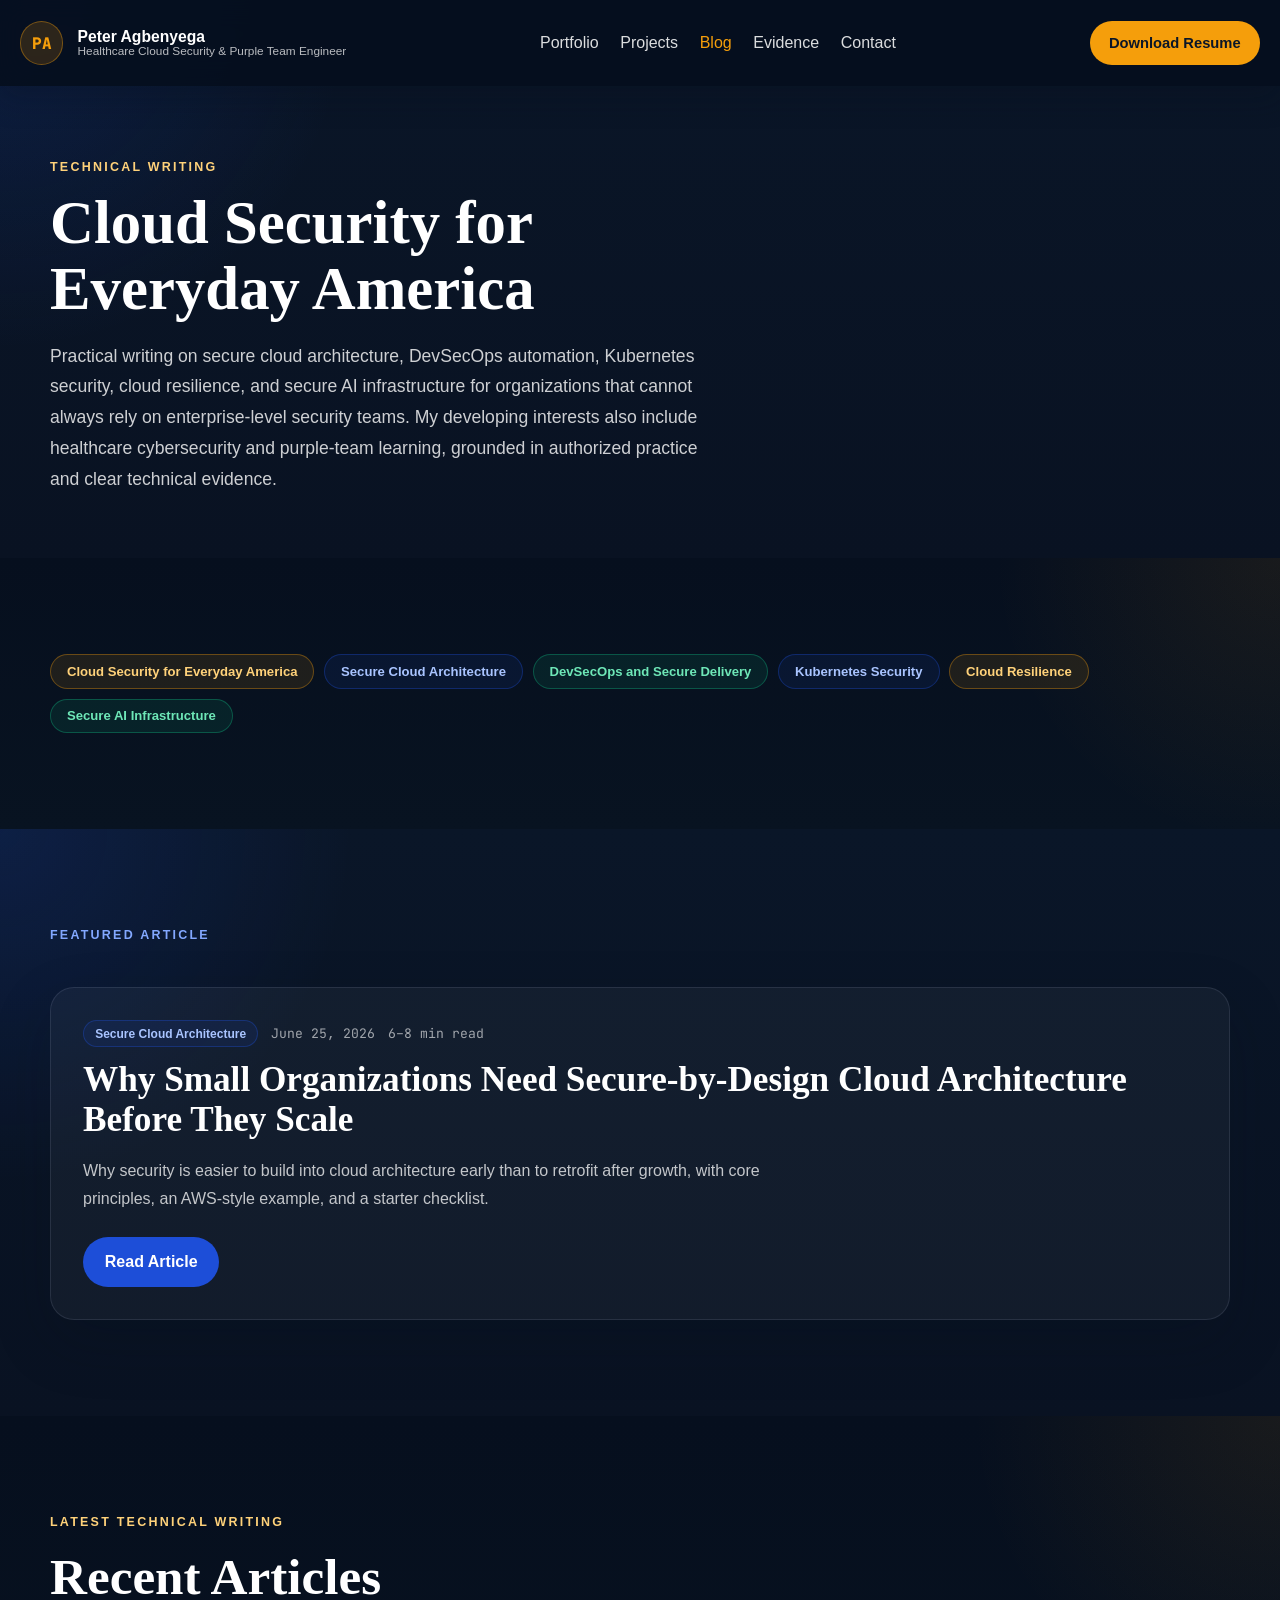
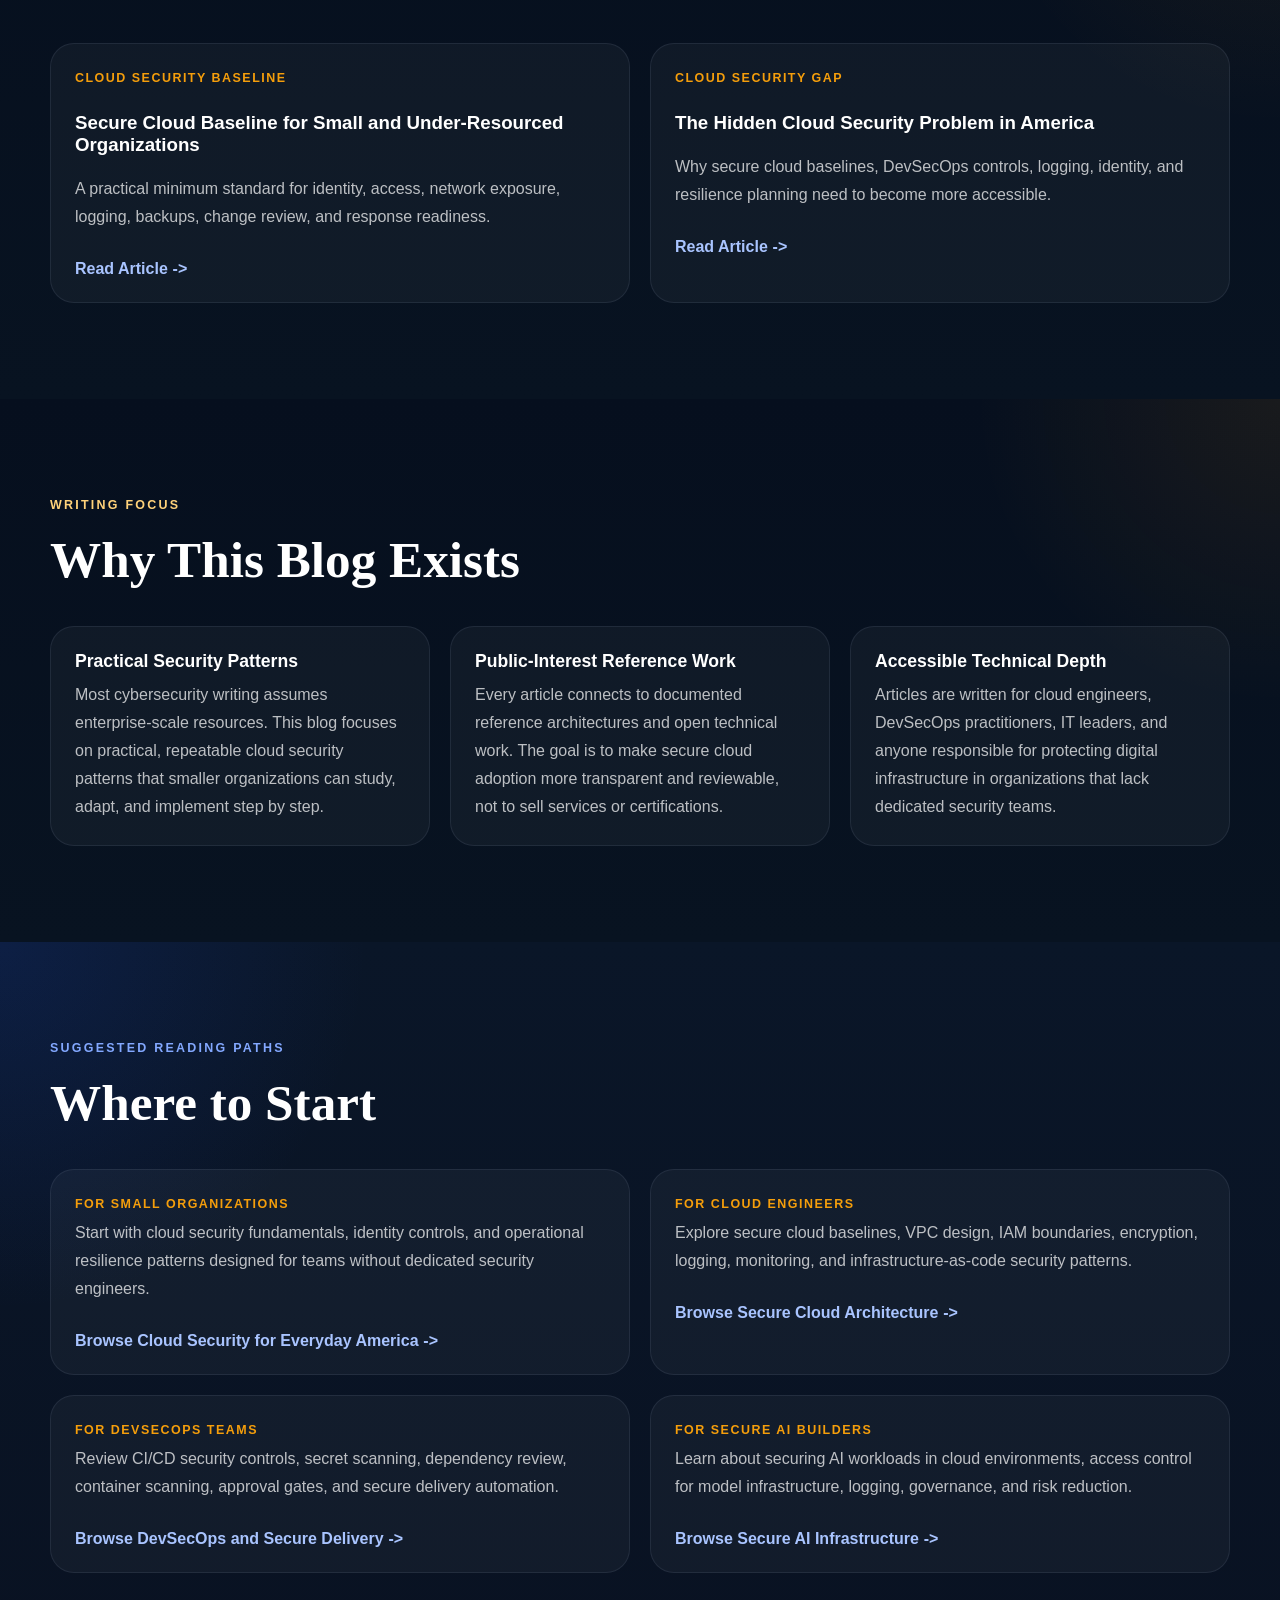
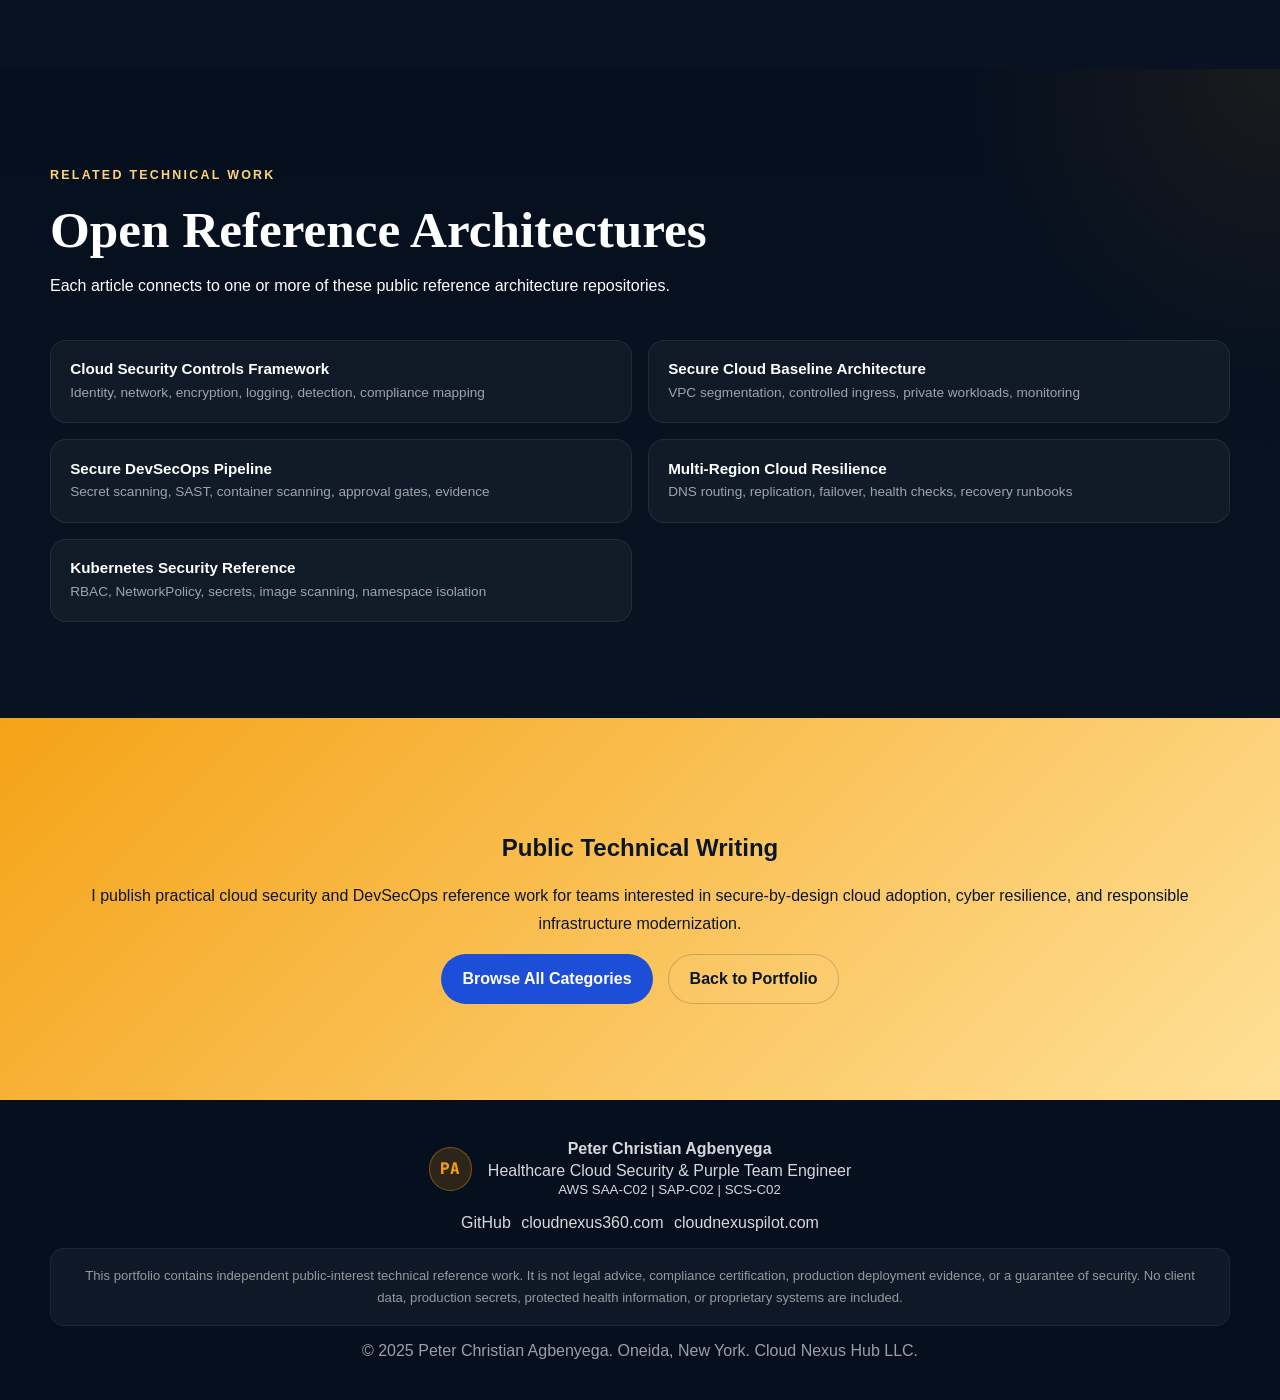
<file: blog/index.html>
<!DOCTYPE html>
<html lang="en">
  <head>
    <meta charset="UTF-8" />
    <meta http-equiv="refresh" content="0; url=/blog.html" />
    <title>Redirecting to Blog</title>
    <link rel="canonical" href="https://petercagbenyega.com/blog.html" />
  </head>
  <body>
    <p>Redirecting to <a href="/blog.html">Blog</a>.</p>
  </body>
</html>
</file>
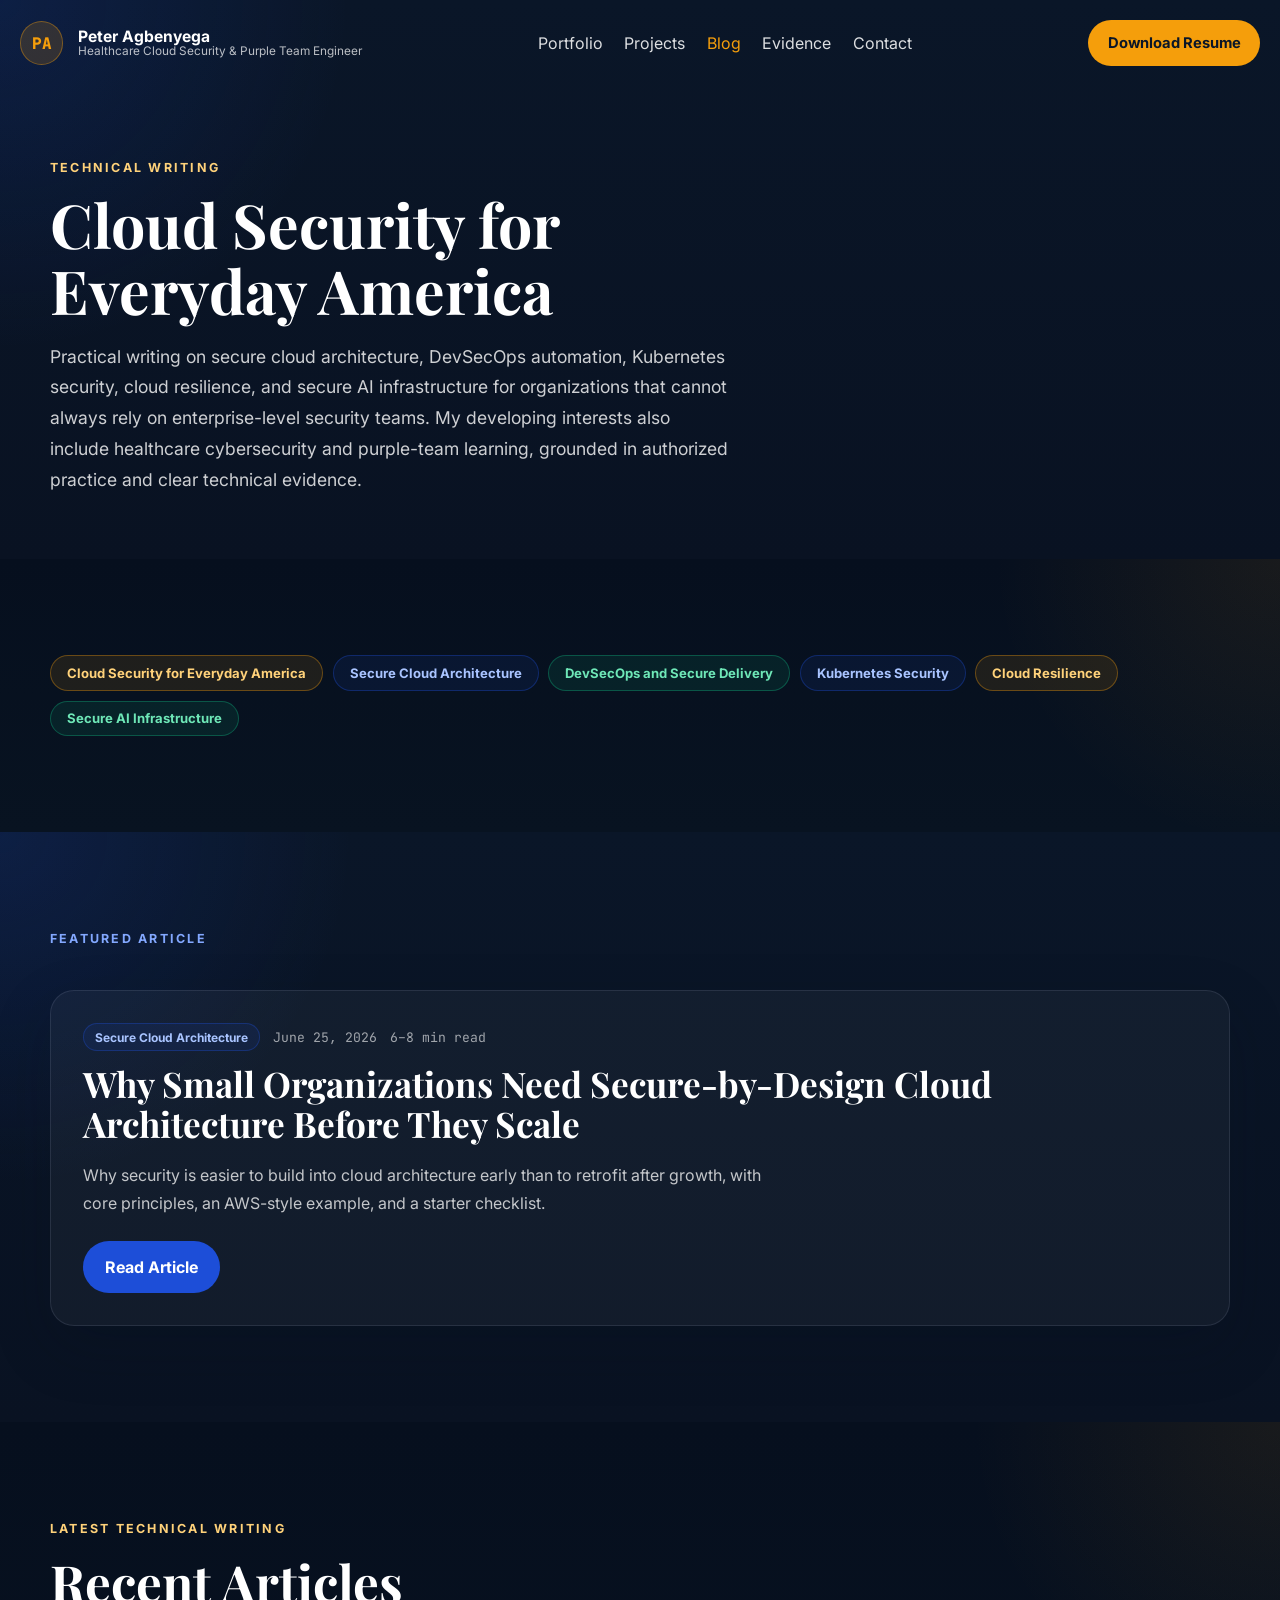
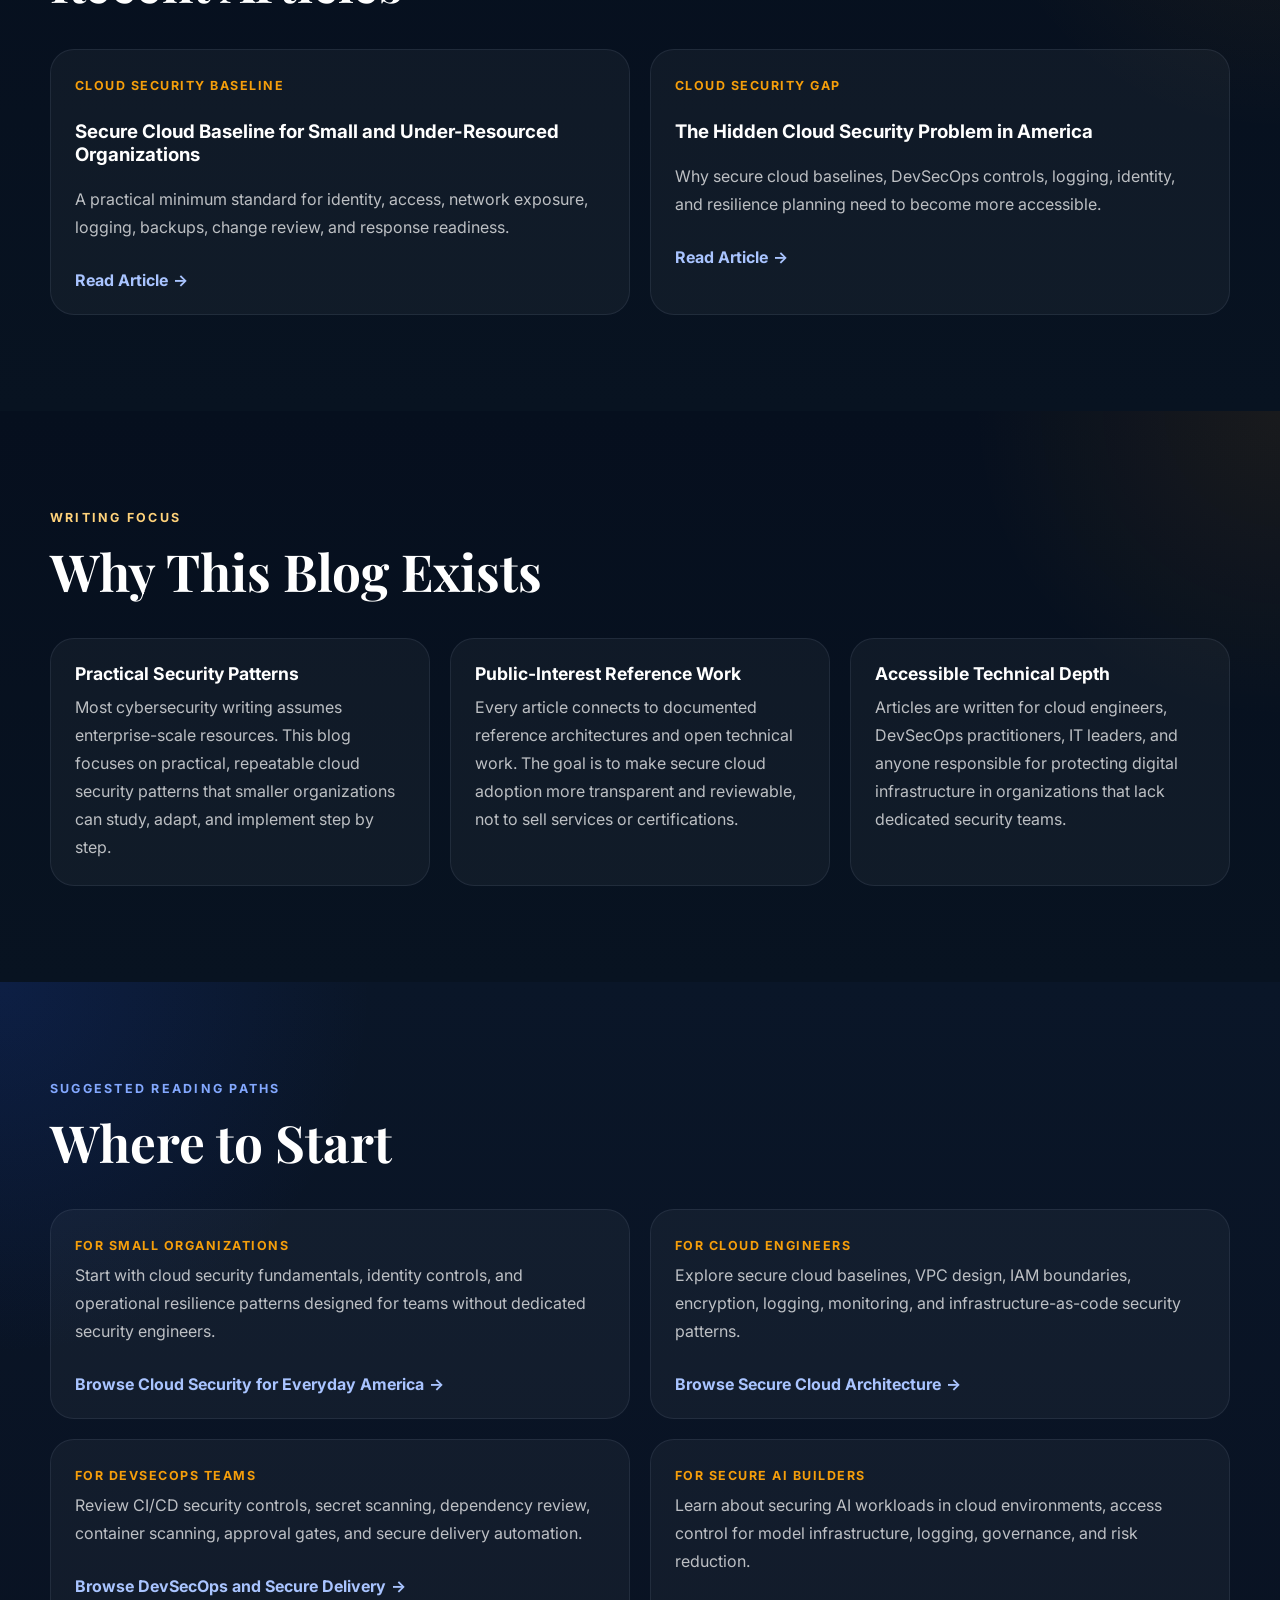
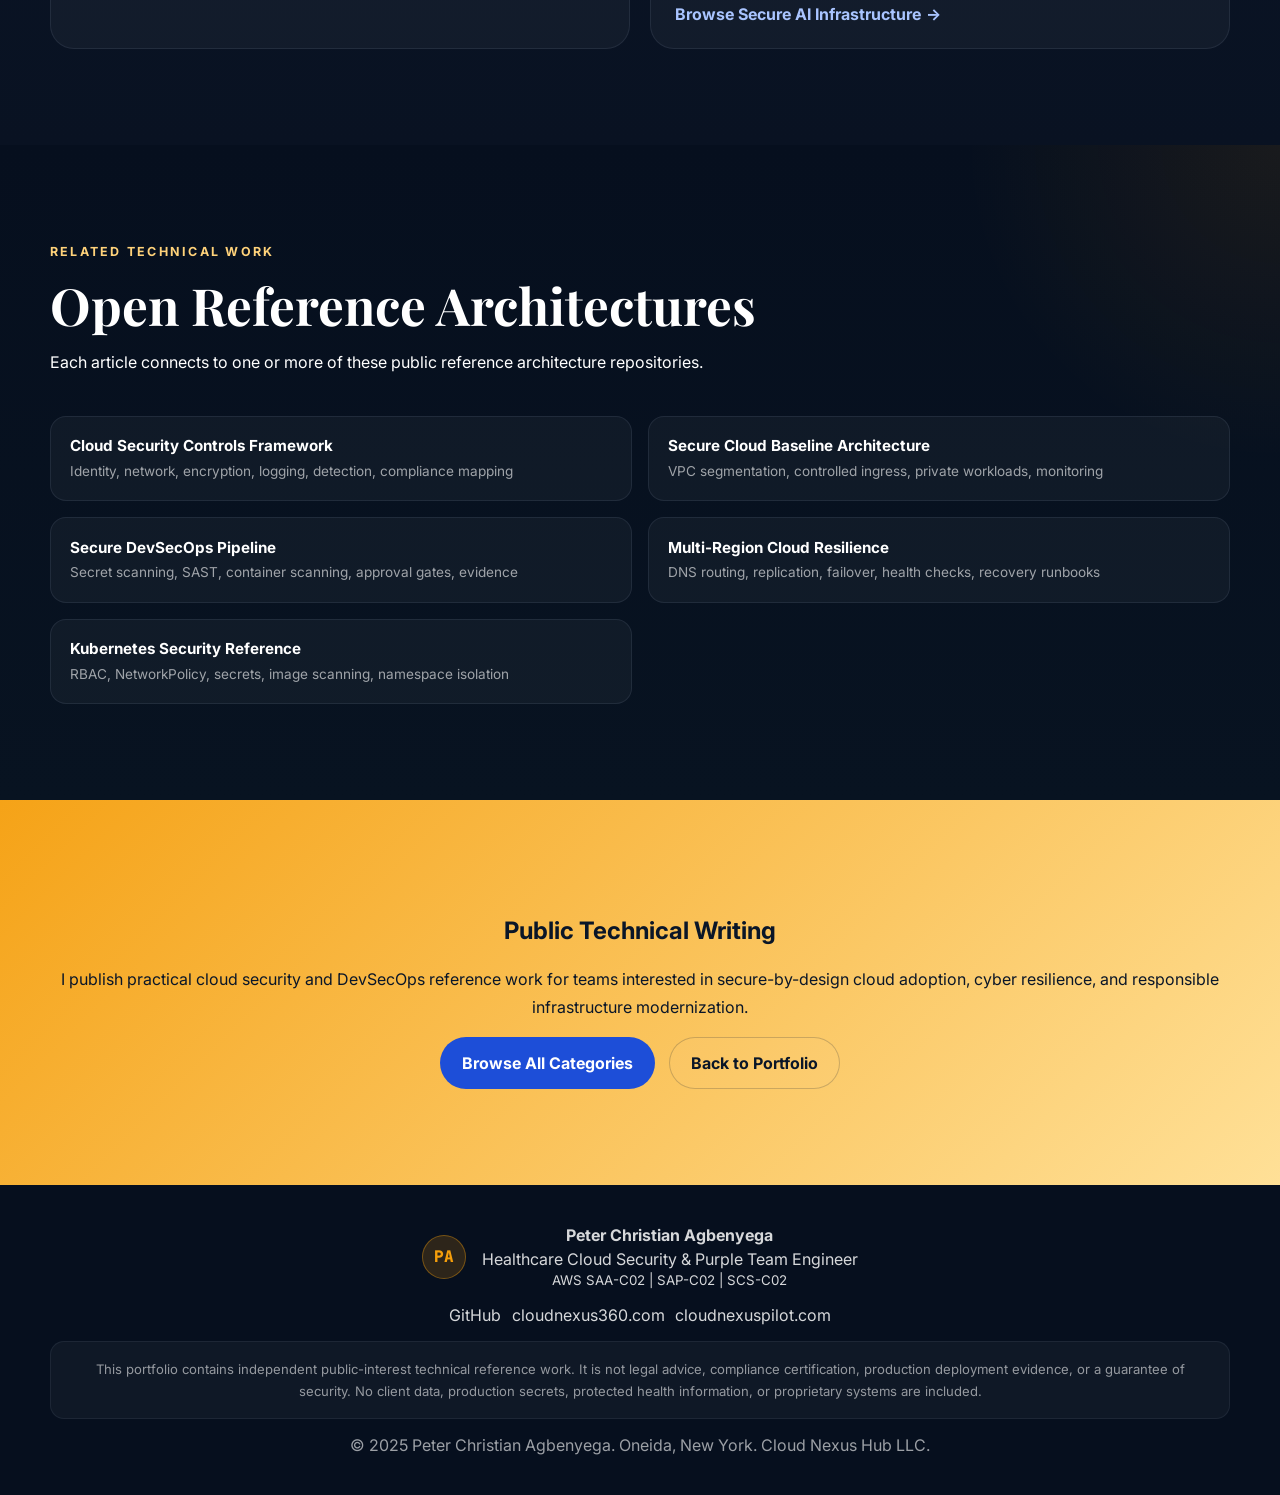
<file: blog.html>
<!DOCTYPE html>
<html lang="en">
  <head>
    <meta charset="UTF-8" />
    <meta name="viewport" content="width=device-width, initial-scale=1.0" />
    <title>Blog — Cloud Security for Everyday America | Peter Christian Agbenyega</title>
    <meta
      name="description"
      content="Cloud security, DevSecOps and Kubernetes writing by Peter Christian Agbenyega in Oneida, New York, alongside a developing interest in healthcare cybersecurity and purple-team learning."
    />
    <meta property="og:title" content="Blog — Cloud Security for Everyday America" />
    <meta
      property="og:description"
      content="Cloud security, DevSecOps and Kubernetes writing by Peter Christian Agbenyega in Oneida, New York, alongside a developing interest in healthcare cybersecurity and purple-team learning."
    />
    <meta property="og:type" content="website" />
    <meta property="og:url" content="https://petercagbenyega.com/blog.html" />
    <meta property="og:site_name" content="Peter Christian Agbenyega" />
    <meta name="twitter:card" content="summary" />
    <meta name="twitter:title" content="Blog — Cloud Security for Everyday America" />
    <meta
      name="twitter:description"
      content="Cloud security, DevSecOps and Kubernetes writing by Peter Christian Agbenyega in Oneida, New York, alongside a developing interest in healthcare cybersecurity and purple-team learning."
    />
    <link rel="canonical" href="https://petercagbenyega.com/blog.html" />
    <link rel="preconnect" href="https://fonts.googleapis.com" />
    <link rel="preconnect" href="https://fonts.gstatic.com" crossorigin />
    <link
      href="https://fonts.googleapis.com/css2?family=Inter:wght@400;500;600;700;800&amp;family=JetBrains+Mono:wght@400;600&amp;family=Playfair+Display:wght@600;700;800&amp;display=swap"
      rel="stylesheet"
    />
    <link rel="stylesheet" href="style.css" />
  </head>
  <body>
    <div class="page-shell">
      <header class="site-header scrolled" id="top">
        <nav class="nav">
          <a class="brand" href="/" aria-label="Peter Agbenyega home">
            <span class="brand-mark">PA</span>
            <span class="brand-copy">
              <strong>Peter Agbenyega</strong>
              <small>Healthcare Cloud Security &amp; Purple Team Engineer</small>
            </span>
          </a>
          <button
            class="menu-toggle"
            type="button"
            aria-expanded="false"
            aria-controls="mobile-menu"
          >
            <span></span>
            <span></span>
            <span></span>
          </button>
          <div class="nav-links">
            <a href="/">Portfolio</a>
            <a href="/#engineering-projects">Projects</a>
            <a href="/blog.html" class="nav-active">Blog</a>
            <a href="/#evidence-portfolio">Evidence</a>
            <a href="/#contact">Contact</a>
          </div>
          <a class="button button-gold button-small" href="assets/resume/Peter_Agbenyega_Resume.pdf">
            Download Resume
          </a>
        </nav>
        <div class="mobile-menu" id="mobile-menu">
          <a href="/">Portfolio</a>
          <a href="/#engineering-projects">Projects</a>
          <a href="/blog.html" class="nav-active">Blog</a>
          <a href="/#evidence-portfolio">Evidence</a>
          <a href="/#contact">Contact</a>
          <a class="button button-gold" href="assets/resume/Peter_Agbenyega_Resume.pdf">Download Resume</a>
        </div>
      </header>

      <main>
        <section class="blog-hero section-dark">
          <div class="container">
            <p class="eyebrow eyebrow-gold">Technical Writing</p>
            <h1>Cloud Security for Everyday America</h1>
            <p class="blog-hero-subtitle">
              Practical writing on secure cloud architecture, DevSecOps automation,
              Kubernetes security, cloud resilience, and secure AI infrastructure
              for organizations that cannot always rely on enterprise-level security teams.
              My developing interests also include healthcare cybersecurity and purple-team
              learning, grounded in authorized practice and clear technical evidence.
            </p>
          </div>
        </section>

        <section class="section section-dark-deep">
          <div class="container">
            <div class="category-chips">
              <a class="category-chip chip-gold" href="blog/categories.html#cloud-security-everyday">Cloud Security for Everyday America</a>
              <a class="category-chip chip-electric" href="blog/categories.html#secure-cloud-arch">Secure Cloud Architecture</a>
              <a class="category-chip chip-success" href="blog/categories.html#devsecops">DevSecOps and Secure Delivery</a>
              <a class="category-chip chip-electric" href="blog/categories.html#kubernetes">Kubernetes Security</a>
              <a class="category-chip chip-gold" href="blog/categories.html#resilience">Cloud Resilience</a>
              <a class="category-chip chip-success" href="blog/categories.html#secure-ai">Secure AI Infrastructure</a>
            </div>
          </div>
        </section>

        <section class="section section-dark" id="featured">
          <div class="container">
            <div class="section-heading">
              <p class="eyebrow eyebrow-electric">Featured Article</p>
            </div>
            <article class="featured-article-card">
              <div class="featured-article-meta">
                <span class="category-chip chip-electric chip-small">Secure Cloud Architecture</span>
                <span class="article-date">June 25, 2026</span>
                <span class="article-read-time">6–8 min read</span>
              </div>
              <h2>Why Small Organizations Need Secure-by-Design Cloud Architecture Before They Scale</h2>
              <p class="featured-article-subtitle">
                Why security is easier to build into cloud architecture early than to
                retrofit after growth, with core principles, an AWS-style example, and a
                starter checklist.
              </p>
              <a class="button button-electric" href="blog/why-small-organizations-need-secure-by-design-cloud-architecture.html">
                Read Article
              </a>
            </article>
          </div>
        </section>

        <section class="section section-dark-deep" id="latest-articles">
          <div class="container">
            <div class="section-heading">
              <p class="eyebrow eyebrow-gold">Latest Technical Writing</p>
              <h2>Recent Articles</h2>
            </div>
            <div class="reading-path-grid">
              <article class="reading-path-card">
                <span class="reading-path-label">Cloud Security Baseline</span>
                <h3>Secure Cloud Baseline for Small and Under-Resourced Organizations</h3>
                <p>
                  A practical minimum standard for identity, access, network exposure,
                  logging, backups, change review, and response readiness.
                </p>
                <a class="text-link" href="blog/secure-cloud-baseline-small-organizations.html">Read Article</a>
              </article>
              <article class="reading-path-card">
                <span class="reading-path-label">Cloud Security Gap</span>
                <h3>The Hidden Cloud Security Problem in America</h3>
                <p>
                  Why secure cloud baselines, DevSecOps controls, logging, identity, and
                  resilience planning need to become more accessible.
                </p>
                <a class="text-link" href="blog/hidden-cloud-security-gap.html">Read Article</a>
              </article>
            </div>
          </div>
        </section>

        <section class="section section-dark-deep" id="writing-focus">
          <div class="container">
            <div class="section-heading">
              <p class="eyebrow eyebrow-gold">Writing Focus</p>
              <h2>Why This Blog Exists</h2>
            </div>
            <div class="writing-focus-grid">
              <article class="writing-focus-card">
                <h3>Practical Security Patterns</h3>
                <p>
                  Most cybersecurity writing assumes enterprise-scale resources. This blog
                  focuses on practical, repeatable cloud security patterns that smaller
                  organizations can study, adapt, and implement step by step.
                </p>
              </article>
              <article class="writing-focus-card">
                <h3>Public-Interest Reference Work</h3>
                <p>
                  Every article connects to documented reference architectures and open
                  technical work. The goal is to make secure cloud adoption more transparent
                  and reviewable, not to sell services or certifications.
                </p>
              </article>
              <article class="writing-focus-card">
                <h3>Accessible Technical Depth</h3>
                <p>
                  Articles are written for cloud engineers, DevSecOps practitioners, IT
                  leaders, and anyone responsible for protecting digital infrastructure in
                  organizations that lack dedicated security teams.
                </p>
              </article>
            </div>
          </div>
        </section>

        <section class="section section-dark" id="reading-paths">
          <div class="container">
            <div class="section-heading">
              <p class="eyebrow eyebrow-electric">Suggested Reading Paths</p>
              <h2>Where to Start</h2>
            </div>
            <div class="reading-path-grid">
              <article class="reading-path-card">
                <span class="reading-path-label">For Small Organizations</span>
                <p>
                  Start with cloud security fundamentals, identity controls, and operational
                  resilience patterns designed for teams without dedicated security engineers.
                </p>
                <a class="text-link" href="blog/categories.html#cloud-security-everyday">
                  Browse Cloud Security for Everyday America
                </a>
              </article>
              <article class="reading-path-card">
                <span class="reading-path-label">For Cloud Engineers</span>
                <p>
                  Explore secure cloud baselines, VPC design, IAM boundaries, encryption,
                  logging, monitoring, and infrastructure-as-code security patterns.
                </p>
                <a class="text-link" href="blog/categories.html#secure-cloud-arch">
                  Browse Secure Cloud Architecture
                </a>
              </article>
              <article class="reading-path-card">
                <span class="reading-path-label">For DevSecOps Teams</span>
                <p>
                  Review CI/CD security controls, secret scanning, dependency review,
                  container scanning, approval gates, and secure delivery automation.
                </p>
                <a class="text-link" href="blog/categories.html#devsecops">
                  Browse DevSecOps and Secure Delivery
                </a>
              </article>
              <article class="reading-path-card">
                <span class="reading-path-label">For Secure AI Builders</span>
                <p>
                  Learn about securing AI workloads in cloud environments, access control
                  for model infrastructure, logging, governance, and risk reduction.
                </p>
                <a class="text-link" href="blog/categories.html#secure-ai">
                  Browse Secure AI Infrastructure
                </a>
              </article>
            </div>
          </div>
        </section>

        <section class="section section-dark-deep" id="related-work">
          <div class="container">
            <div class="section-heading">
              <p class="eyebrow eyebrow-gold">Related Technical Work</p>
              <h2>Open Reference Architectures</h2>
              <p>
                Each article connects to one or more of these public reference
                architecture repositories.
              </p>
            </div>
            <div class="related-work-grid">
              <a class="related-work-card" href="https://github.com/Peter-Agbenyega/cloud-security-controls-framework">
                <strong>Cloud Security Controls Framework</strong>
                <span>Identity, network, encryption, logging, detection, compliance mapping</span>
              </a>
              <a class="related-work-card" href="https://github.com/Peter-Agbenyega/secure-cloud-baseline-architecture">
                <strong>Secure Cloud Baseline Architecture</strong>
                <span>VPC segmentation, controlled ingress, private workloads, monitoring</span>
              </a>
              <a class="related-work-card" href="https://github.com/Peter-Agbenyega/secure-devsecops-pipeline-reference-architecture">
                <strong>Secure DevSecOps Pipeline</strong>
                <span>Secret scanning, SAST, container scanning, approval gates, evidence</span>
              </a>
              <a class="related-work-card" href="https://github.com/Peter-Agbenyega/multi-region-cloud-resilience-architecture">
                <strong>Multi-Region Cloud Resilience</strong>
                <span>DNS routing, replication, failover, health checks, recovery runbooks</span>
              </a>
              <a class="related-work-card" href="https://github.com/Peter-Agbenyega/kubernetes-security-reference-architecture">
                <strong>Kubernetes Security Reference</strong>
                <span>RBAC, NetworkPolicy, secrets, image scanning, namespace isolation</span>
              </a>
            </div>
          </div>
        </section>

        <section class="section section-gold" id="blog-cta">
          <div class="container contact-section">
            <h2>Public Technical Writing</h2>
            <p>
              I publish practical cloud security and DevSecOps reference work for teams
              interested in secure-by-design cloud adoption, cyber resilience, and
              responsible infrastructure modernization.
            </p>
            <div class="cta-row" style="justify-content: center;">
              <a class="button button-electric" href="blog/categories.html">Browse All Categories</a>
              <a class="button button-outline" style="border-color: rgba(10,22,40,0.2); color: var(--navy);" href="/">Back to Portfolio</a>
            </div>
          </div>
        </section>
      </main>

      <footer class="site-footer">
        <div class="container">
          <div class="footer-brand">
            <span class="brand-mark">PA</span>
            <div>
              <strong>Peter Christian Agbenyega</strong>
              <p>Healthcare Cloud Security &amp; Purple Team Engineer</p>
              <small>AWS SAA-C02 | SAP-C02 | SCS-C02</small>
            </div>
          </div>
          <div class="footer-links">
            <a href="https://github.com/Peter-Agbenyega">GitHub</a>
            <a href="https://cloudnexus360.com">cloudnexus360.com</a>
            <a href="https://cloudnexuspilot.com">cloudnexuspilot.com</a>
          </div>
          <p class="footer-disclaimer">
            This portfolio contains independent public-interest technical reference work. It is
            not legal advice, compliance certification, production deployment
            evidence, or a guarantee of security. No client data, production secrets, protected
            health information, or proprietary systems are included.
          </p>
          <p class="footer-note">
            &copy; 2025 Peter Christian Agbenyega. Oneida, New York. Cloud Nexus Hub LLC.
          </p>
        </div>
      </footer>
    </div>
    <script src="script.js"></script>
  </body>
</html>
</file>
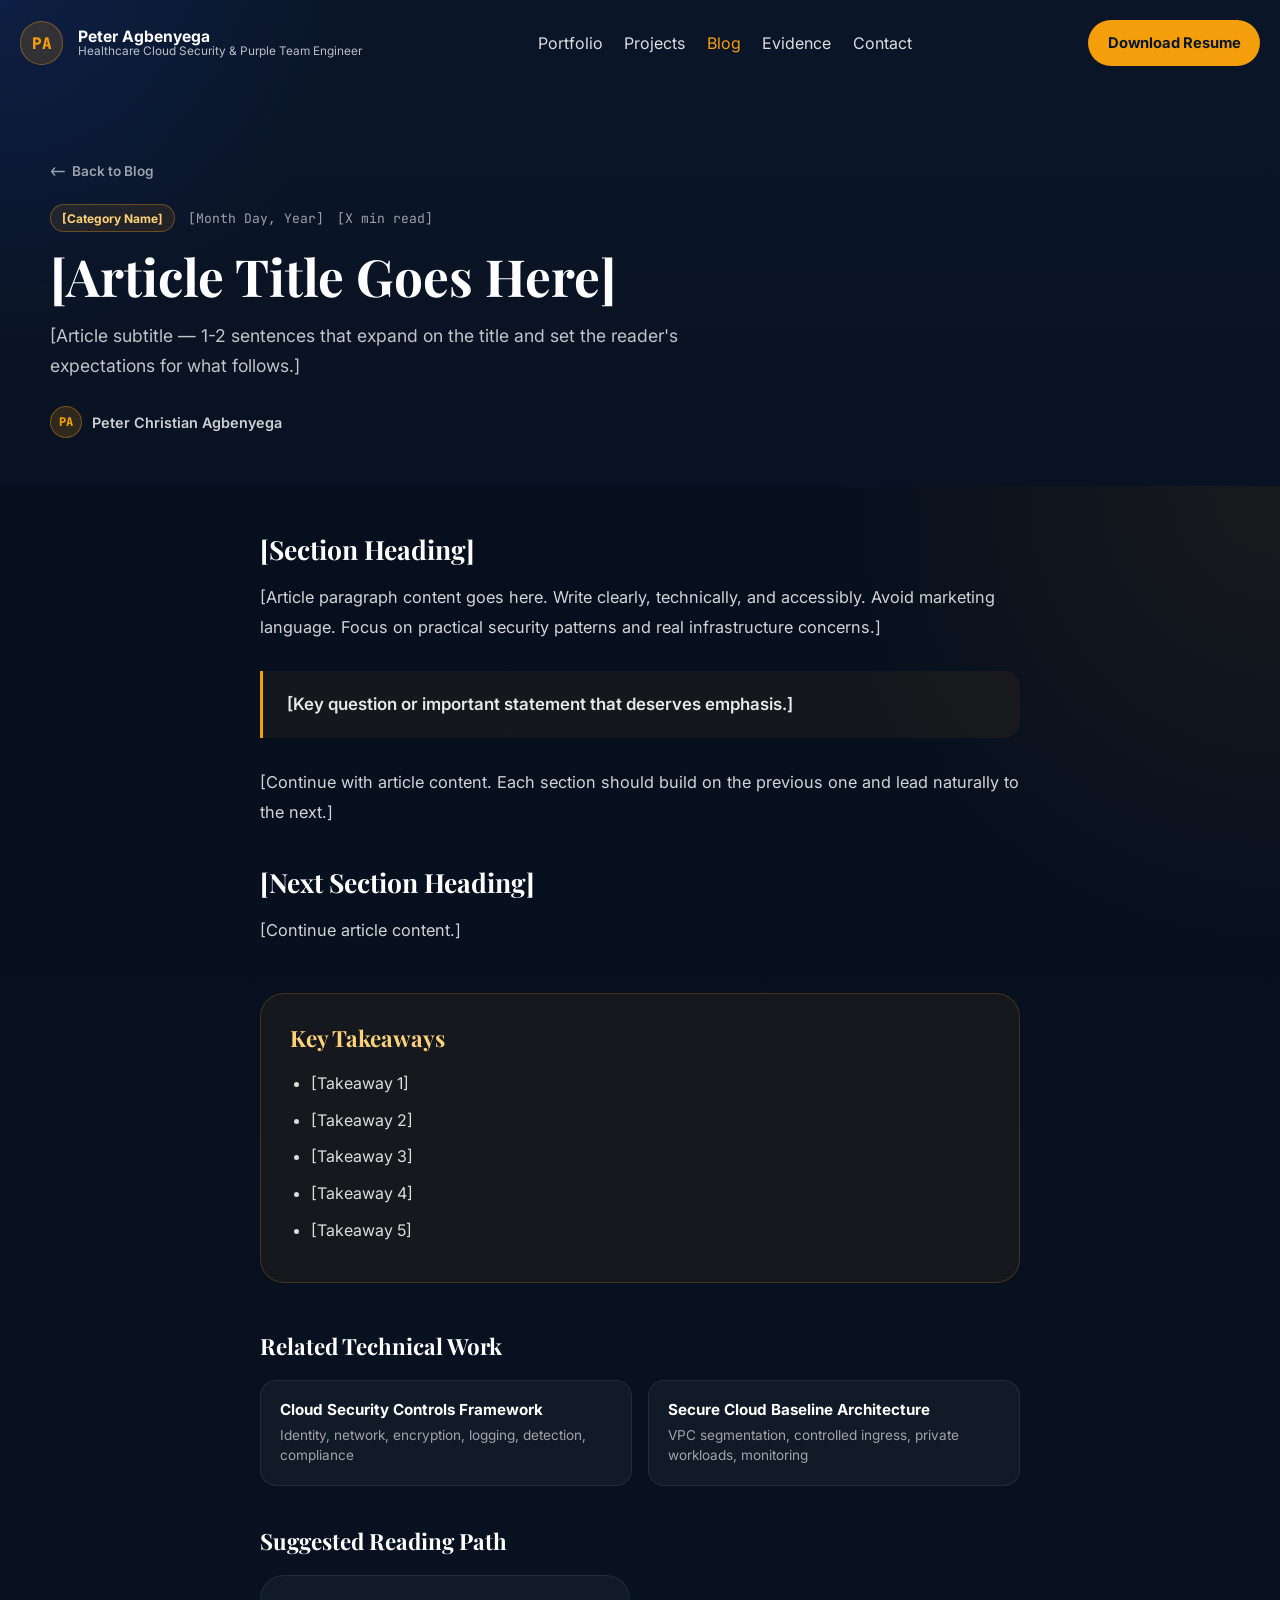
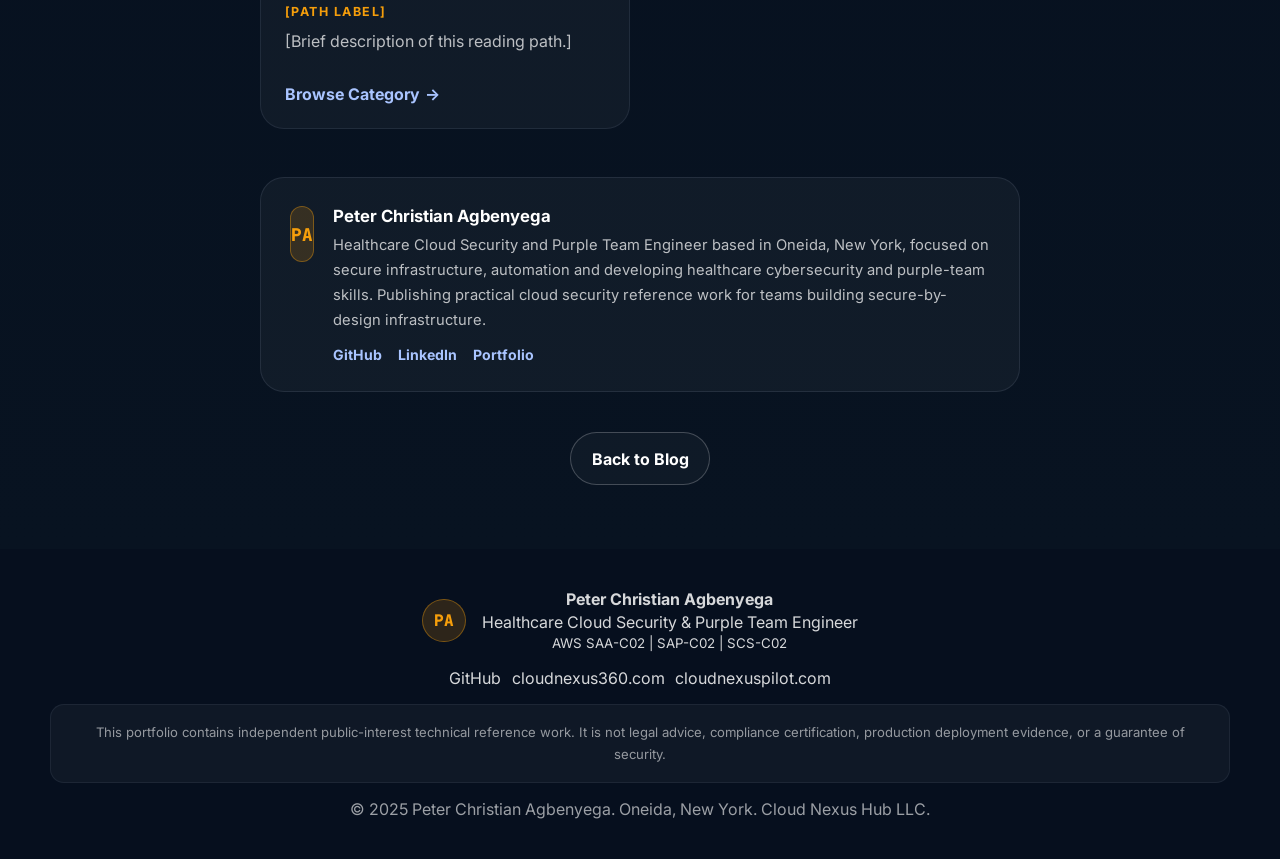
<file: blog/article-template.html>
<!DOCTYPE html>
<html lang="en">
  <head>
    <meta charset="UTF-8" />
    <meta name="viewport" content="width=device-width, initial-scale=1.0" />
    <!-- TEMPLATE: Update title -->
    <title>[Article Title] | Peter Christian Agbenyega</title>
    <!-- TEMPLATE: Update description -->
    <meta name="description" content="[Article description — 1-2 sentences summarizing the article.]" />
    <!-- TEMPLATE: Update OG tags -->
    <meta property="og:title" content="[Article Title]" />
    <meta property="og:description" content="[Article description]" />
    <meta property="og:type" content="article" />
    <meta property="og:url" content="https://petercagbenyega.com/blog/[article-slug].html" />
    <meta property="og:site_name" content="Peter Christian Agbenyega" />
    <meta name="twitter:card" content="summary" />
    <meta name="twitter:title" content="[Article Title]" />
    <meta name="twitter:description" content="[Article description]" />
    <link rel="canonical" href="https://petercagbenyega.com/blog/[article-slug].html" />
    <link rel="preconnect" href="https://fonts.googleapis.com" />
    <link rel="preconnect" href="https://fonts.gstatic.com" crossorigin />
    <link
      href="https://fonts.googleapis.com/css2?family=Inter:wght@400;500;600;700;800&amp;family=JetBrains+Mono:wght@400;600&amp;family=Playfair+Display:wght@600;700;800&amp;display=swap"
      rel="stylesheet"
    />
    <link rel="stylesheet" href="../style.css" />
  </head>
  <body>
    <div class="page-shell">
      <header class="site-header scrolled" id="top">
        <nav class="nav">
          <a class="brand" href="/" aria-label="Peter Agbenyega home">
            <span class="brand-mark">PA</span>
            <span class="brand-copy">
              <strong>Peter Agbenyega</strong>
              <small>Healthcare Cloud Security &amp; Purple Team Engineer</small>
            </span>
          </a>
          <button class="menu-toggle" type="button" aria-expanded="false" aria-controls="mobile-menu">
            <span></span><span></span><span></span>
          </button>
          <div class="nav-links">
            <a href="/">Portfolio</a>
            <a href="/#engineering-projects">Projects</a>
            <a href="/blog.html" class="nav-active">Blog</a>
            <a href="/#evidence-portfolio">Evidence</a>
            <a href="/#contact">Contact</a>
          </div>
          <a class="button button-gold button-small" href="../assets/resume/Peter_Agbenyega_Resume.pdf">Download Resume</a>
        </nav>
        <div class="mobile-menu" id="mobile-menu">
          <a href="/">Portfolio</a>
          <a href="/#engineering-projects">Projects</a>
          <a href="/blog.html" class="nav-active">Blog</a>
          <a href="/#evidence-portfolio">Evidence</a>
          <a href="/#contact">Contact</a>
          <a class="button button-gold" href="../assets/resume/Peter_Agbenyega_Resume.pdf">Download Resume</a>
        </div>
      </header>

      <main>
        <article class="article-page">
          <header class="article-header section-dark">
            <div class="container">
              <a class="article-back" href="/blog.html">Back to Blog</a>
              <div class="article-meta-row">
                <!-- TEMPLATE: Update category chip class and text -->
                <span class="category-chip chip-gold chip-small">[Category Name]</span>
                <!-- TEMPLATE: Update date -->
                <span class="article-date">[Month Day, Year]</span>
                <!-- TEMPLATE: Update reading time -->
                <span class="article-read-time">[X min read]</span>
              </div>
              <!-- TEMPLATE: Update title -->
              <h1>[Article Title Goes Here]</h1>
              <!-- TEMPLATE: Update subtitle -->
              <p class="article-subtitle">
                [Article subtitle — 1-2 sentences that expand on the title and set
                the reader's expectations for what follows.]
              </p>
              <div class="article-author-line">
                <span class="brand-mark" style="width:2rem;height:2rem;font-size:0.75rem;">PA</span>
                <span>Peter Christian Agbenyega</span>
              </div>
            </div>
          </header>

          <div class="article-body-wrapper section-dark-deep">
            <div class="container article-container">
              <div class="article-body">
                <!-- TEMPLATE: Replace with article content -->
                <!-- Use <h2> for section headings -->
                <!-- Use <p> for body paragraphs -->
                <!-- Use <blockquote> for pull quotes or key questions -->
                <!-- Use <ul>/<ol> for lists -->

                <h2>[Section Heading]</h2>

                <p>
                  [Article paragraph content goes here. Write clearly, technically,
                  and accessibly. Avoid marketing language. Focus on practical security
                  patterns and real infrastructure concerns.]
                </p>

                <blockquote>
                  [Key question or important statement that deserves emphasis.]
                </blockquote>

                <p>
                  [Continue with article content. Each section should build on the
                  previous one and lead naturally to the next.]
                </p>

                <h2>[Next Section Heading]</h2>

                <p>[Continue article content.]</p>
              </div>

              <!-- Key Takeaways -->
              <section class="article-takeaways">
                <h2>Key Takeaways</h2>
                <ul>
                  <!-- TEMPLATE: Replace with actual takeaways -->
                  <li>[Takeaway 1]</li>
                  <li>[Takeaway 2]</li>
                  <li>[Takeaway 3]</li>
                  <li>[Takeaway 4]</li>
                  <li>[Takeaway 5]</li>
                </ul>
              </section>

              <!-- Related Technical Work -->
              <section class="article-related">
                <h2>Related Technical Work</h2>
                <div class="related-work-grid">
                  <!-- TEMPLATE: Include relevant repos. Remove or add cards as needed. -->
                  <a class="related-work-card" href="https://github.com/Peter-Agbenyega/cloud-security-controls-framework">
                    <strong>Cloud Security Controls Framework</strong>
                    <span>Identity, network, encryption, logging, detection, compliance</span>
                  </a>
                  <a class="related-work-card" href="https://github.com/Peter-Agbenyega/secure-cloud-baseline-architecture">
                    <strong>Secure Cloud Baseline Architecture</strong>
                    <span>VPC segmentation, controlled ingress, private workloads, monitoring</span>
                  </a>
                  <!-- TEMPLATE: Add more related-work-card links as needed -->
                </div>
              </section>

              <!-- Suggested Reading Path -->
              <section class="article-reading-path">
                <h2>Suggested Reading Path</h2>
                <div class="reading-path-grid">
                  <!-- TEMPLATE: Update with relevant next reads -->
                  <article class="reading-path-card">
                    <span class="reading-path-label">[Path Label]</span>
                    <p>[Brief description of this reading path.]</p>
                    <a class="text-link" href="categories.html#[category-id]">Browse Category</a>
                  </article>
                </div>
              </section>

              <!-- Author Box -->
              <section class="author-box">
                <div class="author-box-inner">
                  <span class="brand-mark" style="width:3.5rem;height:3.5rem;font-size:1.1rem;">PA</span>
                  <div>
                    <strong>Peter Christian Agbenyega</strong>
                    <p>
                      Healthcare Cloud Security and Purple Team Engineer based in Oneida, New York, focused on secure infrastructure, automation and developing healthcare cybersecurity and purple-team skills.
                      Publishing practical cloud security reference work for teams building
                      secure-by-design infrastructure.
                    </p>
                    <div class="author-links">
                      <a href="https://github.com/Peter-Agbenyega">GitHub</a>
                      <a href="https://linkedin.com/in/peter-christian-agbenyega-910b3028b">LinkedIn</a>
                      <a href="https://petercagbenyega.com">Portfolio</a>
                    </div>
                  </div>
                </div>
              </section>

              <div class="article-back-bottom">
                <a class="button button-outline" href="/blog.html">Back to Blog</a>
              </div>
            </div>
          </div>
        </article>
      </main>

      <footer class="site-footer">
        <div class="container">
          <div class="footer-brand">
            <span class="brand-mark">PA</span>
            <div>
              <strong>Peter Christian Agbenyega</strong>
              <p>Healthcare Cloud Security &amp; Purple Team Engineer</p>
              <small>AWS SAA-C02 | SAP-C02 | SCS-C02</small>
            </div>
          </div>
          <div class="footer-links">
            <a href="https://github.com/Peter-Agbenyega">GitHub</a>
            <a href="https://cloudnexus360.com">cloudnexus360.com</a>
            <a href="https://cloudnexuspilot.com">cloudnexuspilot.com</a>
          </div>
          <p class="footer-disclaimer">
            This portfolio contains independent public-interest technical reference work. It is
            not legal advice, compliance certification, production deployment
            evidence, or a guarantee of security.
          </p>
          <p class="footer-note">
            &copy; 2025 Peter Christian Agbenyega. Oneida, New York. Cloud Nexus Hub LLC.
          </p>
        </div>
      </footer>
    </div>
    <script src="../script.js"></script>
  </body>
</html>
</file>
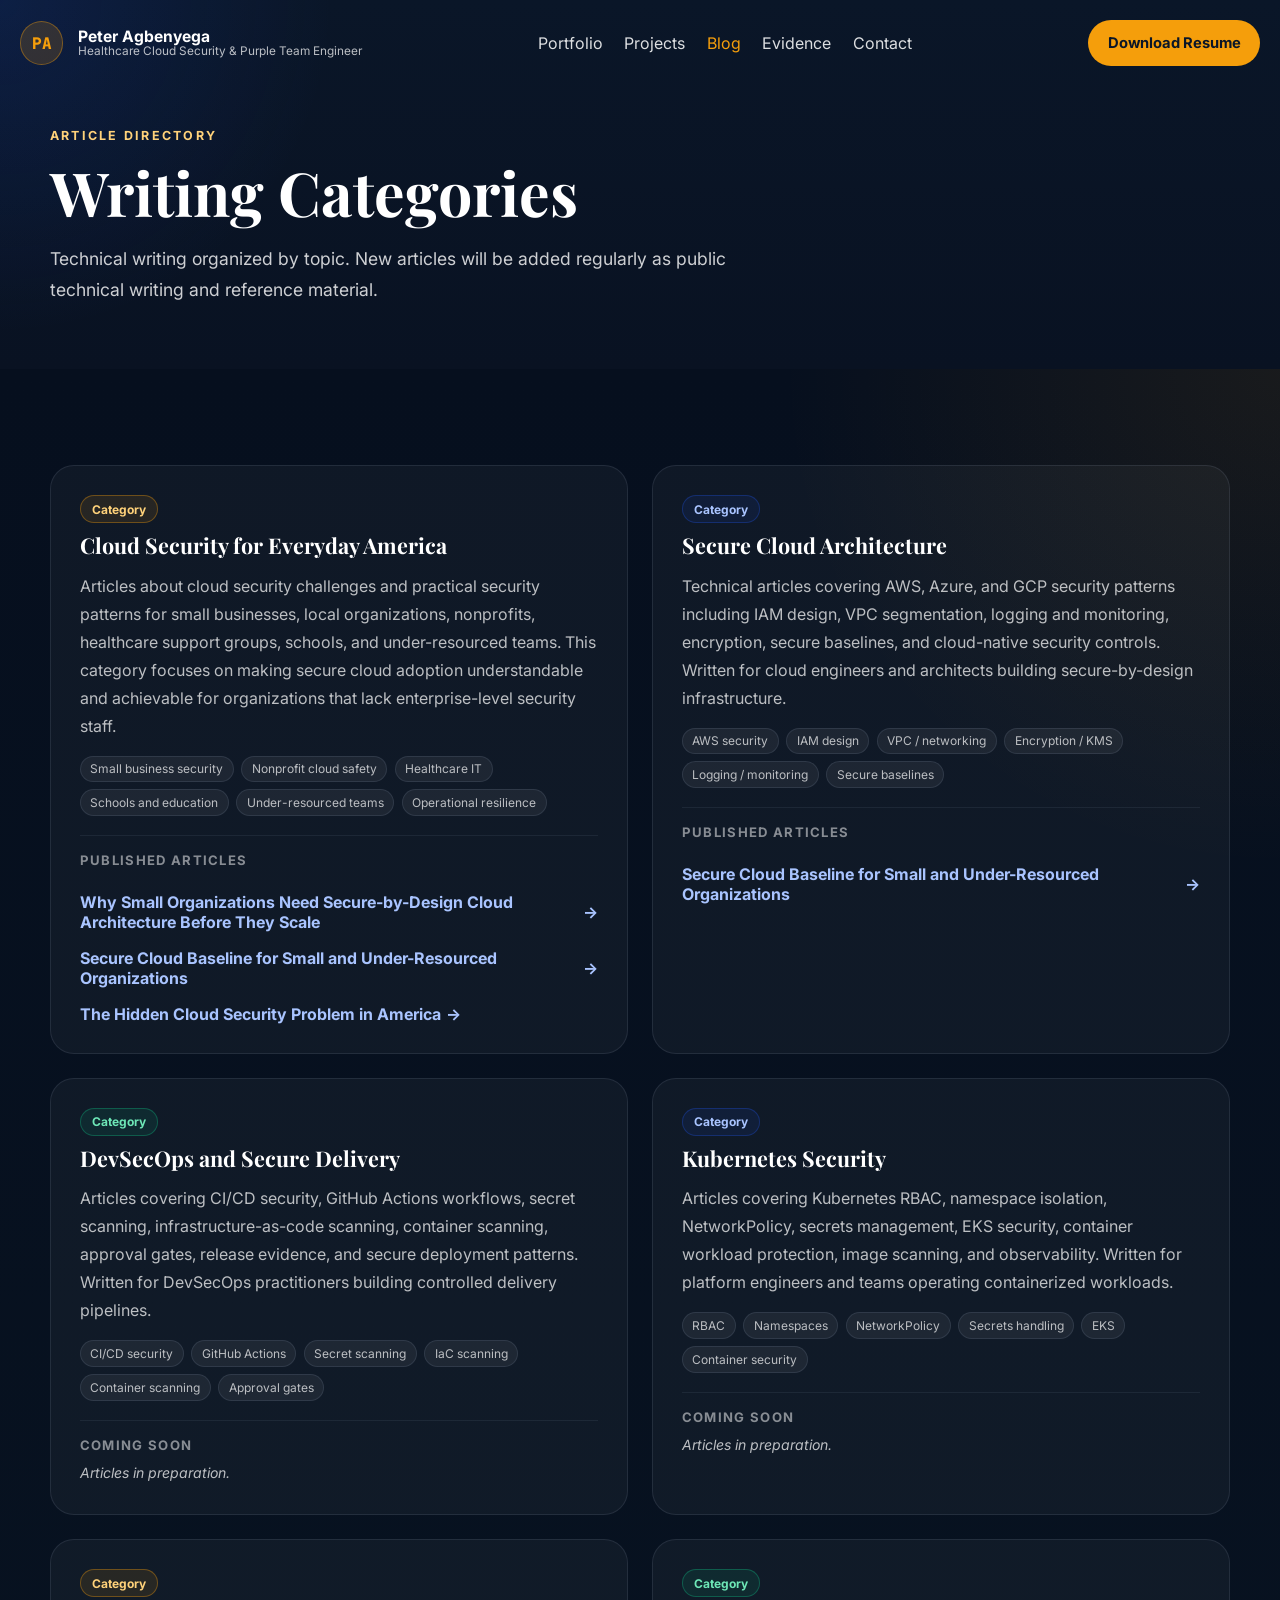
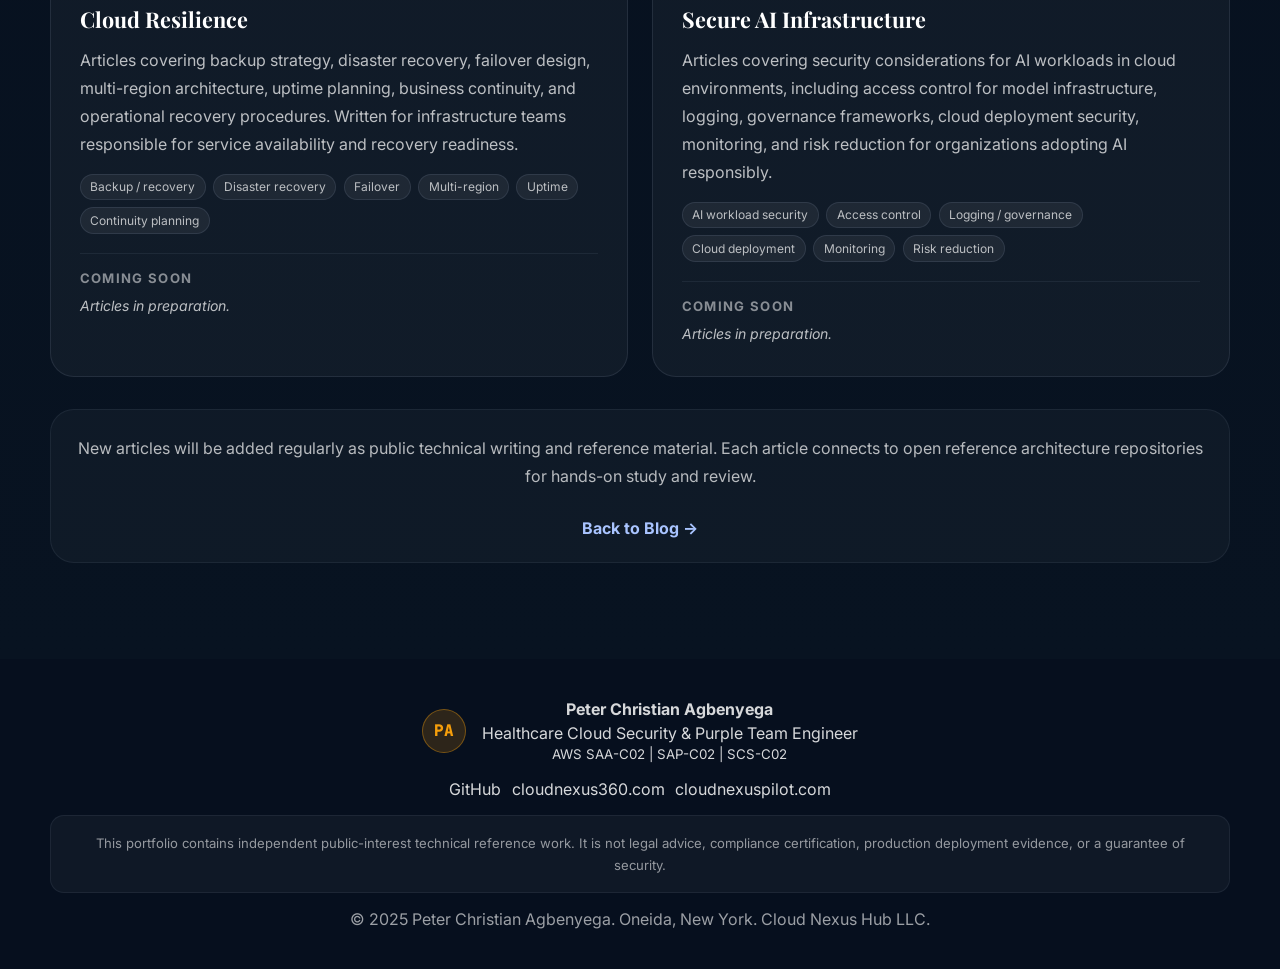
<file: blog/categories.html>
<!DOCTYPE html>
<html lang="en">
  <head>
    <meta charset="UTF-8" />
    <meta name="viewport" content="width=device-width, initial-scale=1.0" />
    <title>Article Categories — Cloud Security Blog | Peter Christian Agbenyega</title>
    <meta
      name="description"
      content="Browse cloud security, DevSecOps, Kubernetes security, resilience, and secure AI infrastructure article categories by Peter Christian Agbenyega."
    />
    <link rel="canonical" href="https://petercagbenyega.com/blog/categories.html" />
    <link rel="preconnect" href="https://fonts.googleapis.com" />
    <link rel="preconnect" href="https://fonts.gstatic.com" crossorigin />
    <link
      href="https://fonts.googleapis.com/css2?family=Inter:wght@400;500;600;700;800&amp;family=JetBrains+Mono:wght@400;600&amp;family=Playfair+Display:wght@600;700;800&amp;display=swap"
      rel="stylesheet"
    />
    <link rel="stylesheet" href="../style.css" />
  </head>
  <body>
    <div class="page-shell">
      <header class="site-header scrolled" id="top">
        <nav class="nav">
          <a class="brand" href="/" aria-label="Peter Agbenyega home">
            <span class="brand-mark">PA</span>
            <span class="brand-copy">
              <strong>Peter Agbenyega</strong>
              <small>Healthcare Cloud Security &amp; Purple Team Engineer</small>
            </span>
          </a>
          <button class="menu-toggle" type="button" aria-expanded="false" aria-controls="mobile-menu">
            <span></span><span></span><span></span>
          </button>
          <div class="nav-links">
            <a href="/">Portfolio</a>
            <a href="/#engineering-projects">Projects</a>
            <a href="/blog.html" class="nav-active">Blog</a>
            <a href="/#evidence-portfolio">Evidence</a>
            <a href="/#contact">Contact</a>
          </div>
          <a class="button button-gold button-small" href="../assets/resume/Peter_Agbenyega_Resume.pdf">Download Resume</a>
        </nav>
        <div class="mobile-menu" id="mobile-menu">
          <a href="/">Portfolio</a>
          <a href="/#engineering-projects">Projects</a>
          <a href="/blog.html" class="nav-active">Blog</a>
          <a href="/#evidence-portfolio">Evidence</a>
          <a href="/#contact">Contact</a>
          <a class="button button-gold" href="../assets/resume/Peter_Agbenyega_Resume.pdf">Download Resume</a>
        </div>
      </header>

      <main>
        <section class="blog-hero section-dark" style="padding-top: 8rem;">
          <div class="container">
            <p class="eyebrow eyebrow-gold">Article Directory</p>
            <h1>Writing Categories</h1>
            <p class="blog-hero-subtitle">
              Technical writing organized by topic. New articles will be added regularly
              as public technical writing and reference material.
            </p>
          </div>
        </section>

        <section class="section section-dark-deep">
          <div class="container">
            <div class="categories-grid">
              <article class="category-detail-card" id="cloud-security-everyday">
                <span class="category-chip chip-gold chip-small">Category</span>
                <h2>Cloud Security for Everyday America</h2>
                <p>
                  Articles about cloud security challenges and practical security patterns for
                  small businesses, local organizations, nonprofits, healthcare support groups,
                  schools, and under-resourced teams. This category focuses on making secure cloud
                  adoption understandable and achievable for organizations that lack enterprise-level
                  security staff.
                </p>
                <div class="category-topics">
                  <span>Small business security</span>
                  <span>Nonprofit cloud safety</span>
                  <span>Healthcare IT</span>
                  <span>Schools and education</span>
                  <span>Under-resourced teams</span>
                  <span>Operational resilience</span>
                </div>
                <div class="category-articles">
                  <h4>Published Articles</h4>
                  <a class="text-link" href="why-small-organizations-need-secure-by-design-cloud-architecture.html">
                    Why Small Organizations Need Secure-by-Design Cloud Architecture Before They Scale
                  </a>
                  <a class="text-link" href="secure-cloud-baseline-small-organizations.html">
                    Secure Cloud Baseline for Small and Under-Resourced Organizations
                  </a>
                  <a class="text-link" href="hidden-cloud-security-gap.html">
                    The Hidden Cloud Security Problem in America
                  </a>
                </div>
              </article>

              <article class="category-detail-card" id="secure-cloud-arch">
                <span class="category-chip chip-electric chip-small">Category</span>
                <h2>Secure Cloud Architecture</h2>
                <p>
                  Technical articles covering AWS, Azure, and GCP security patterns including
                  IAM design, VPC segmentation, logging and monitoring, encryption, secure baselines,
                  and cloud-native security controls. Written for cloud engineers and architects
                  building secure-by-design infrastructure.
                </p>
                <div class="category-topics">
                  <span>AWS security</span>
                  <span>IAM design</span>
                  <span>VPC / networking</span>
                  <span>Encryption / KMS</span>
                  <span>Logging / monitoring</span>
                  <span>Secure baselines</span>
                </div>
                <div class="category-articles">
                  <h4>Published Articles</h4>
                  <a class="text-link" href="secure-cloud-baseline-small-organizations.html">
                    Secure Cloud Baseline for Small and Under-Resourced Organizations
                  </a>
                </div>
              </article>

              <article class="category-detail-card" id="devsecops">
                <span class="category-chip chip-success chip-small">Category</span>
                <h2>DevSecOps and Secure Delivery</h2>
                <p>
                  Articles covering CI/CD security, GitHub Actions workflows, secret scanning,
                  infrastructure-as-code scanning, container scanning, approval gates, release
                  evidence, and secure deployment patterns. Written for DevSecOps practitioners
                  building controlled delivery pipelines.
                </p>
                <div class="category-topics">
                  <span>CI/CD security</span>
                  <span>GitHub Actions</span>
                  <span>Secret scanning</span>
                  <span>IaC scanning</span>
                  <span>Container scanning</span>
                  <span>Approval gates</span>
                </div>
                <div class="category-articles">
                  <h4>Coming Soon</h4>
                  <p class="category-note">Articles in preparation.</p>
                </div>
              </article>

              <article class="category-detail-card" id="kubernetes">
                <span class="category-chip chip-electric chip-small">Category</span>
                <h2>Kubernetes Security</h2>
                <p>
                  Articles covering Kubernetes RBAC, namespace isolation, NetworkPolicy,
                  secrets management, EKS security, container workload protection, image
                  scanning, and observability. Written for platform engineers and teams
                  operating containerized workloads.
                </p>
                <div class="category-topics">
                  <span>RBAC</span>
                  <span>Namespaces</span>
                  <span>NetworkPolicy</span>
                  <span>Secrets handling</span>
                  <span>EKS</span>
                  <span>Container security</span>
                </div>
                <div class="category-articles">
                  <h4>Coming Soon</h4>
                  <p class="category-note">Articles in preparation.</p>
                </div>
              </article>

              <article class="category-detail-card" id="resilience">
                <span class="category-chip chip-gold chip-small">Category</span>
                <h2>Cloud Resilience</h2>
                <p>
                  Articles covering backup strategy, disaster recovery, failover design,
                  multi-region architecture, uptime planning, business continuity, and
                  operational recovery procedures. Written for infrastructure teams responsible
                  for service availability and recovery readiness.
                </p>
                <div class="category-topics">
                  <span>Backup / recovery</span>
                  <span>Disaster recovery</span>
                  <span>Failover</span>
                  <span>Multi-region</span>
                  <span>Uptime</span>
                  <span>Continuity planning</span>
                </div>
                <div class="category-articles">
                  <h4>Coming Soon</h4>
                  <p class="category-note">Articles in preparation.</p>
                </div>
              </article>

              <article class="category-detail-card" id="secure-ai">
                <span class="category-chip chip-success chip-small">Category</span>
                <h2>Secure AI Infrastructure</h2>
                <p>
                  Articles covering security considerations for AI workloads in cloud
                  environments, including access control for model infrastructure, logging,
                  governance frameworks, cloud deployment security, monitoring, and risk
                  reduction for organizations adopting AI responsibly.
                </p>
                <div class="category-topics">
                  <span>AI workload security</span>
                  <span>Access control</span>
                  <span>Logging / governance</span>
                  <span>Cloud deployment</span>
                  <span>Monitoring</span>
                  <span>Risk reduction</span>
                </div>
                <div class="category-articles">
                  <h4>Coming Soon</h4>
                  <p class="category-note">Articles in preparation.</p>
                </div>
              </article>
            </div>

            <div class="categories-note">
              <p>
                New articles will be added regularly as public technical writing and
                reference material. Each article connects to open reference architecture
                repositories for hands-on study and review.
              </p>
              <a class="text-link" href="/blog.html">Back to Blog</a>
            </div>
          </div>
        </section>
      </main>

      <footer class="site-footer">
        <div class="container">
          <div class="footer-brand">
            <span class="brand-mark">PA</span>
            <div>
              <strong>Peter Christian Agbenyega</strong>
              <p>Healthcare Cloud Security &amp; Purple Team Engineer</p>
              <small>AWS SAA-C02 | SAP-C02 | SCS-C02</small>
            </div>
          </div>
          <div class="footer-links">
            <a href="https://github.com/Peter-Agbenyega">GitHub</a>
            <a href="https://cloudnexus360.com">cloudnexus360.com</a>
            <a href="https://cloudnexuspilot.com">cloudnexuspilot.com</a>
          </div>
          <p class="footer-disclaimer">
            This portfolio contains independent public-interest technical reference work. It is
            not legal advice, compliance certification, production deployment
            evidence, or a guarantee of security.
          </p>
          <p class="footer-note">
            &copy; 2025 Peter Christian Agbenyega. Oneida, New York. Cloud Nexus Hub LLC.
          </p>
        </div>
      </footer>
    </div>
    <script src="../script.js"></script>
  </body>
</html>
</file>
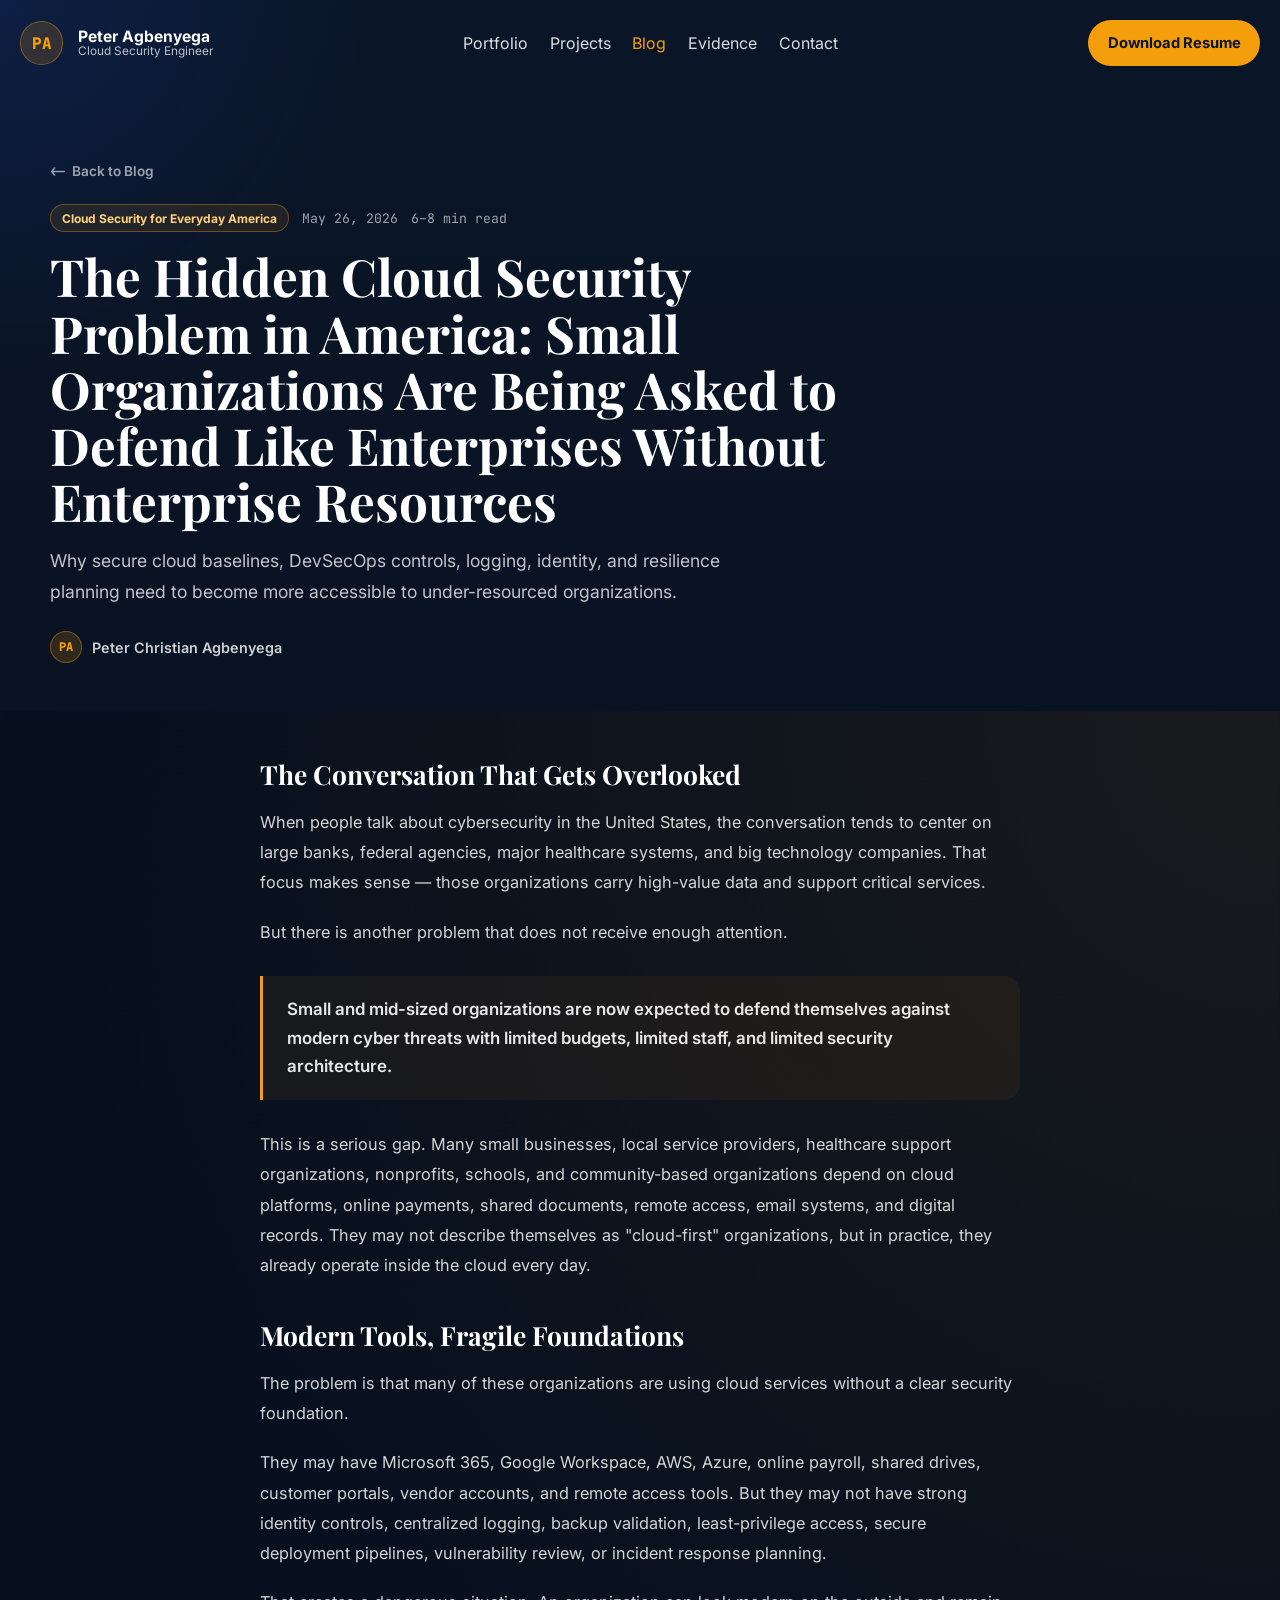
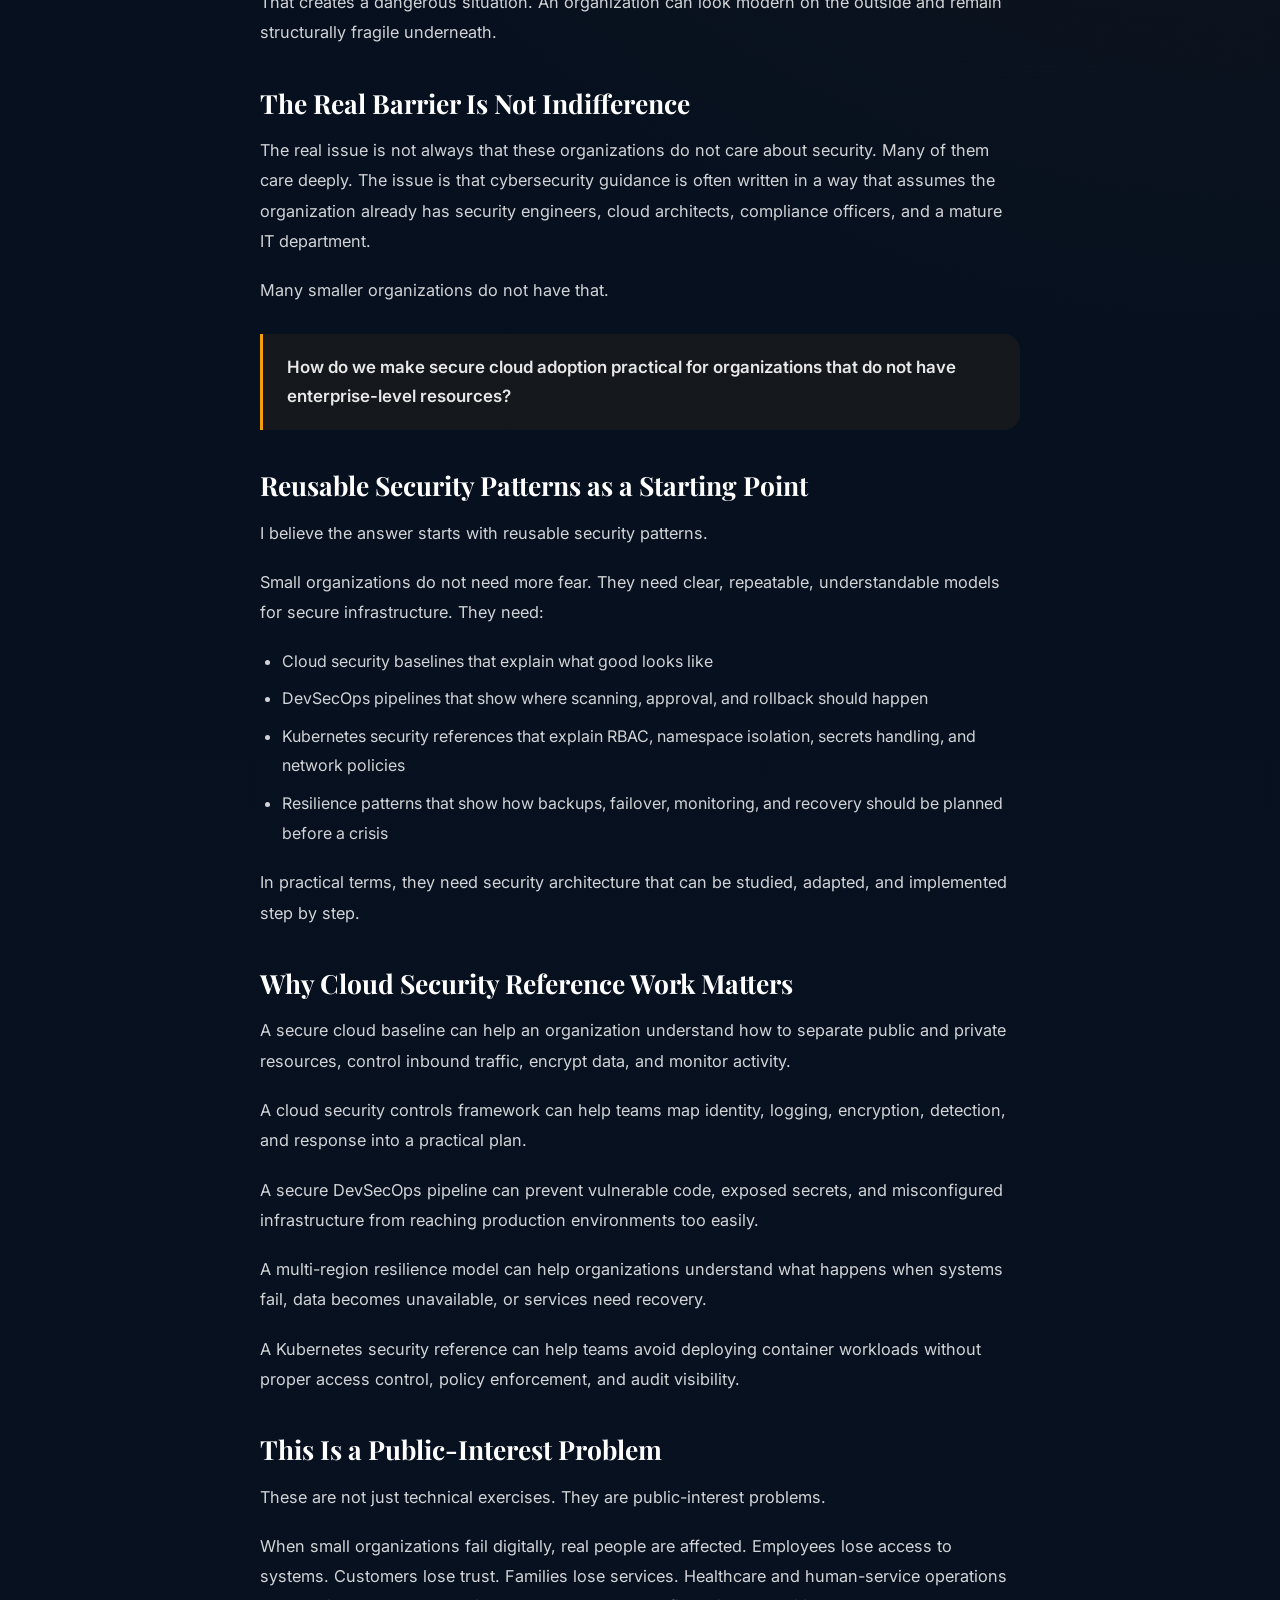
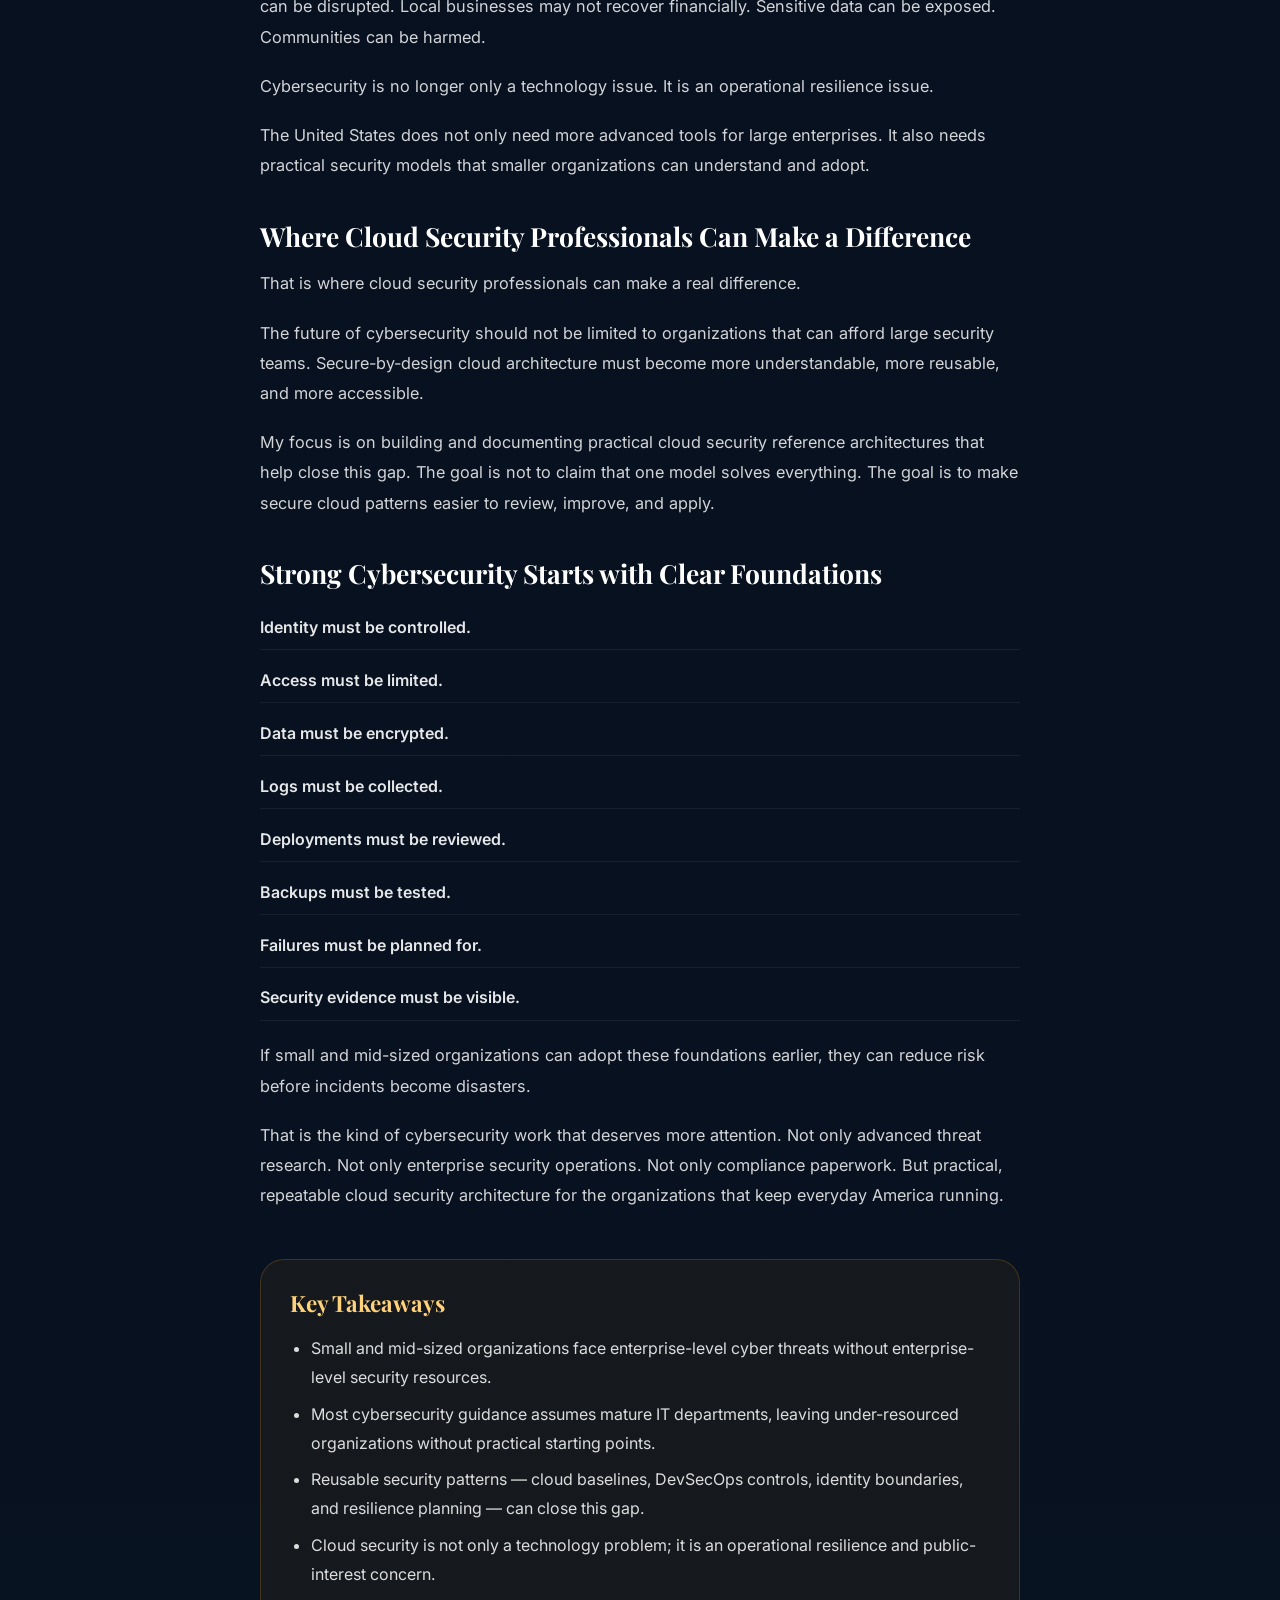
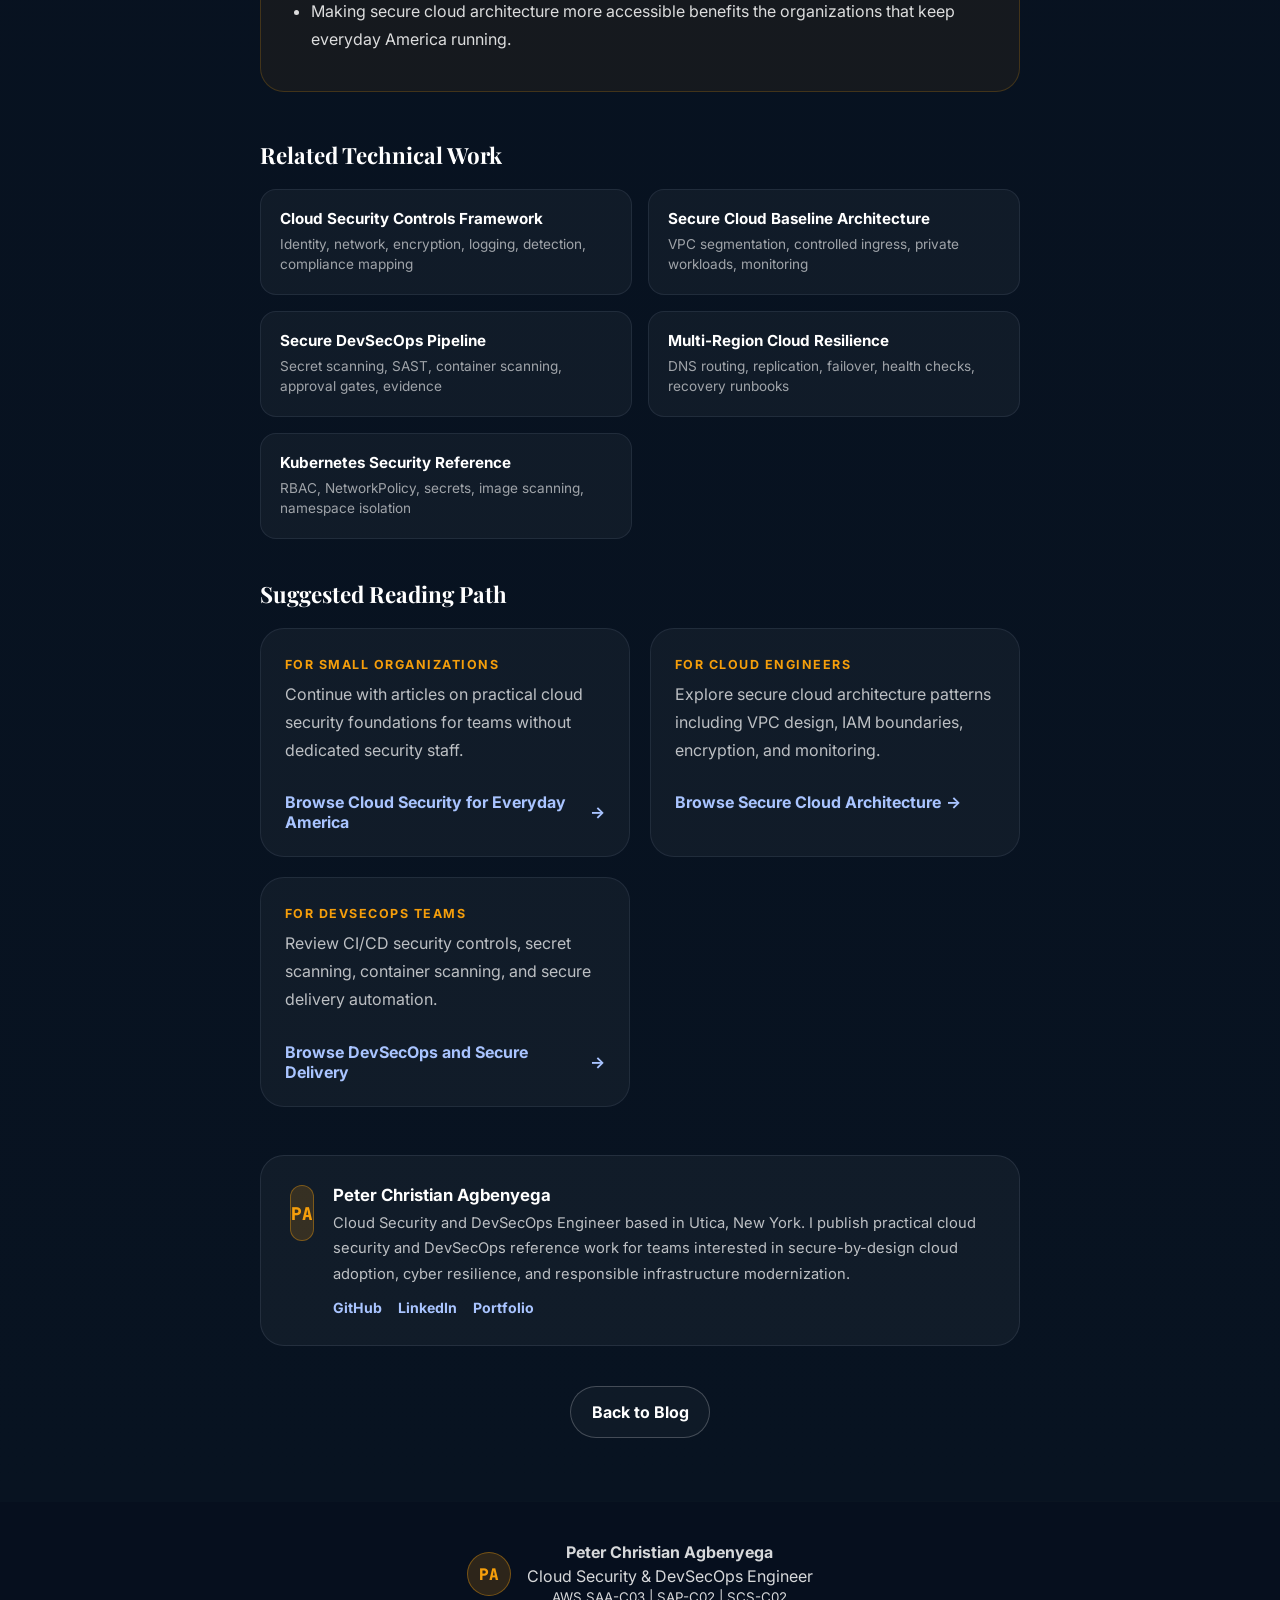
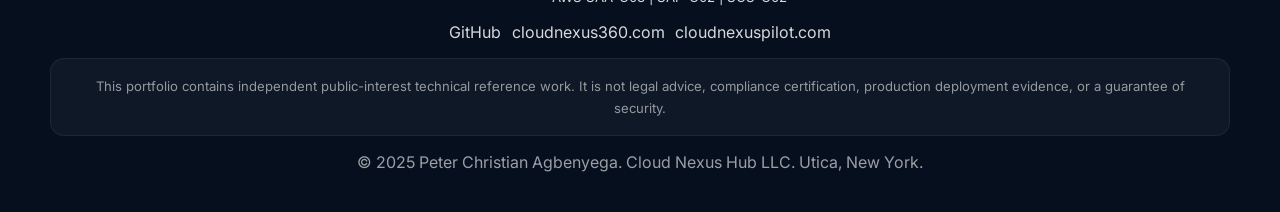
<file: blog/day-1-hidden-cloud-security-gap.html>
<!DOCTYPE html>
<html lang="en">
  <head>
    <meta charset="UTF-8" />
    <meta name="viewport" content="width=device-width, initial-scale=1.0" />
    <title>The Hidden Cloud Security Problem in America | Peter Christian Agbenyega</title>
    <meta
      name="description"
      content="Why secure cloud baselines, DevSecOps controls, logging, identity, and resilience planning need to become more accessible to under-resourced organizations."
    />
    <meta property="og:title" content="The Hidden Cloud Security Problem in America: Small Organizations Are Being Asked to Defend Like Enterprises" />
    <meta
      property="og:description"
      content="Why secure cloud baselines, DevSecOps controls, logging, identity, and resilience planning need to become more accessible to under-resourced organizations."
    />
    <meta property="og:type" content="article" />
    <meta property="og:url" content="https://petercagbenyega.com/blog/day-1-hidden-cloud-security-gap.html" />
    <meta property="og:site_name" content="Peter Christian Agbenyega" />
    <meta name="twitter:card" content="summary" />
    <meta name="twitter:title" content="The Hidden Cloud Security Problem in America" />
    <meta
      name="twitter:description"
      content="Why secure cloud baselines, DevSecOps controls, logging, identity, and resilience planning need to become more accessible to under-resourced organizations."
    />
    <link rel="canonical" href="https://petercagbenyega.com/blog/day-1-hidden-cloud-security-gap.html" />
    <link rel="preconnect" href="https://fonts.googleapis.com" />
    <link rel="preconnect" href="https://fonts.gstatic.com" crossorigin />
    <link
      href="https://fonts.googleapis.com/css2?family=Inter:wght@400;500;600;700;800&amp;family=JetBrains+Mono:wght@400;600&amp;family=Playfair+Display:wght@600;700;800&amp;display=swap"
      rel="stylesheet"
    />
    <link rel="stylesheet" href="../style.css" />
  </head>
  <body>
    <div class="page-shell">
      <header class="site-header scrolled" id="top">
        <nav class="nav">
          <a class="brand" href="/" aria-label="Peter Agbenyega home">
            <span class="brand-mark">PA</span>
            <span class="brand-copy">
              <strong>Peter Agbenyega</strong>
              <small>Cloud Security Engineer</small>
            </span>
          </a>
          <button class="menu-toggle" type="button" aria-expanded="false" aria-controls="mobile-menu">
            <span></span><span></span><span></span>
          </button>
          <div class="nav-links">
            <a href="/">Portfolio</a>
            <a href="/#projects">Projects</a>
            <a href="/blog.html" class="nav-active">Blog</a>
            <a href="/#evidence-portfolio">Evidence</a>
            <a href="/#contact">Contact</a>
          </div>
          <a class="button button-gold button-small" href="../assets/resume/Peter_Agbenyega_Resume.pdf">Download Resume</a>
        </nav>
        <div class="mobile-menu" id="mobile-menu">
          <a href="/">Portfolio</a>
          <a href="/#projects">Projects</a>
          <a href="/blog.html" class="nav-active">Blog</a>
          <a href="/#evidence-portfolio">Evidence</a>
          <a href="/#contact">Contact</a>
          <a class="button button-gold" href="../assets/resume/Peter_Agbenyega_Resume.pdf">Download Resume</a>
        </div>
      </header>

      <main>
        <article class="article-page">
          <header class="article-header section-dark">
            <div class="container">
              <a class="article-back" href="/blog.html">Back to Blog</a>
              <div class="article-meta-row">
                <span class="category-chip chip-gold chip-small">Cloud Security for Everyday America</span>
                <span class="article-date">May 26, 2026</span>
                <span class="article-read-time">6–8 min read</span>
              </div>
              <h1>The Hidden Cloud Security Problem in America: Small Organizations Are Being Asked to Defend Like Enterprises Without Enterprise Resources</h1>
              <p class="article-subtitle">
                Why secure cloud baselines, DevSecOps controls, logging, identity, and
                resilience planning need to become more accessible to under-resourced
                organizations.
              </p>
              <div class="article-author-line">
                <span class="brand-mark" style="width:2rem;height:2rem;font-size:0.75rem;">PA</span>
                <span>Peter Christian Agbenyega</span>
              </div>
            </div>
          </header>

          <div class="article-body-wrapper section-dark-deep">
            <div class="container article-container">
              <div class="article-body">

                <h2>The Conversation That Gets Overlooked</h2>

                <p>
                  When people talk about cybersecurity in the United States, the conversation
                  tends to center on large banks, federal agencies, major healthcare systems, and
                  big technology companies. That focus makes sense — those organizations carry
                  high-value data and support critical services.
                </p>

                <p>
                  But there is another problem that does not receive enough attention.
                </p>

                <blockquote>
                  Small and mid-sized organizations are now expected to defend themselves
                  against modern cyber threats with limited budgets, limited staff, and
                  limited security architecture.
                </blockquote>

                <p>
                  This is a serious gap. Many small businesses, local service providers,
                  healthcare support organizations, nonprofits, schools, and community-based
                  organizations depend on cloud platforms, online payments, shared documents,
                  remote access, email systems, and digital records. They may not describe
                  themselves as "cloud-first" organizations, but in practice, they already
                  operate inside the cloud every day.
                </p>

                <h2>Modern Tools, Fragile Foundations</h2>

                <p>
                  The problem is that many of these organizations are using cloud services
                  without a clear security foundation.
                </p>

                <p>
                  They may have Microsoft 365, Google Workspace, AWS, Azure, online payroll,
                  shared drives, customer portals, vendor accounts, and remote access tools.
                  But they may not have strong identity controls, centralized logging, backup
                  validation, least-privilege access, secure deployment pipelines, vulnerability
                  review, or incident response planning.
                </p>

                <p>
                  That creates a dangerous situation. An organization can look modern on the
                  outside and remain structurally fragile underneath.
                </p>

                <h2>The Real Barrier Is Not Indifference</h2>

                <p>
                  The real issue is not always that these organizations do not care about
                  security. Many of them care deeply. The issue is that cybersecurity guidance
                  is often written in a way that assumes the organization already has security
                  engineers, cloud architects, compliance officers, and a mature IT department.
                </p>

                <p>
                  Many smaller organizations do not have that.
                </p>

                <blockquote>
                  How do we make secure cloud adoption practical for organizations that do not
                  have enterprise-level resources?
                </blockquote>

                <h2>Reusable Security Patterns as a Starting Point</h2>

                <p>
                  I believe the answer starts with reusable security patterns.
                </p>

                <p>
                  Small organizations do not need more fear. They need clear, repeatable,
                  understandable models for secure infrastructure. They need:
                </p>

                <ul>
                  <li>Cloud security baselines that explain what good looks like</li>
                  <li>DevSecOps pipelines that show where scanning, approval, and rollback should happen</li>
                  <li>Kubernetes security references that explain RBAC, namespace isolation, secrets handling, and network policies</li>
                  <li>Resilience patterns that show how backups, failover, monitoring, and recovery should be planned before a crisis</li>
                </ul>

                <p>
                  In practical terms, they need security architecture that can be studied,
                  adapted, and implemented step by step.
                </p>

                <h2>Why Cloud Security Reference Work Matters</h2>

                <p>
                  A secure cloud baseline can help an organization understand how to separate
                  public and private resources, control inbound traffic, encrypt data, and
                  monitor activity.
                </p>

                <p>
                  A cloud security controls framework can help teams map identity, logging,
                  encryption, detection, and response into a practical plan.
                </p>

                <p>
                  A secure DevSecOps pipeline can prevent vulnerable code, exposed secrets,
                  and misconfigured infrastructure from reaching production environments too
                  easily.
                </p>

                <p>
                  A multi-region resilience model can help organizations understand what
                  happens when systems fail, data becomes unavailable, or services need
                  recovery.
                </p>

                <p>
                  A Kubernetes security reference can help teams avoid deploying container
                  workloads without proper access control, policy enforcement, and audit
                  visibility.
                </p>

                <h2>This Is a Public-Interest Problem</h2>

                <p>
                  These are not just technical exercises. They are public-interest problems.
                </p>

                <p>
                  When small organizations fail digitally, real people are affected. Employees
                  lose access to systems. Customers lose trust. Families lose services.
                  Healthcare and human-service operations can be disrupted. Local businesses
                  may not recover financially. Sensitive data can be exposed. Communities can
                  be harmed.
                </p>

                <p>
                  Cybersecurity is no longer only a technology issue. It is an operational
                  resilience issue.
                </p>

                <p>
                  The United States does not only need more advanced tools for large
                  enterprises. It also needs practical security models that smaller
                  organizations can understand and adopt.
                </p>

                <h2>Where Cloud Security Professionals Can Make a Difference</h2>

                <p>
                  That is where cloud security professionals can make a real difference.
                </p>

                <p>
                  The future of cybersecurity should not be limited to organizations that can
                  afford large security teams. Secure-by-design cloud architecture must become
                  more understandable, more reusable, and more accessible.
                </p>

                <p>
                  My focus is on building and documenting practical cloud security reference
                  architectures that help close this gap. The goal is not to claim that one
                  model solves everything. The goal is to make secure cloud patterns easier
                  to review, improve, and apply.
                </p>

                <h2>Strong Cybersecurity Starts with Clear Foundations</h2>

                <ul class="foundation-list">
                  <li>Identity must be controlled.</li>
                  <li>Access must be limited.</li>
                  <li>Data must be encrypted.</li>
                  <li>Logs must be collected.</li>
                  <li>Deployments must be reviewed.</li>
                  <li>Backups must be tested.</li>
                  <li>Failures must be planned for.</li>
                  <li>Security evidence must be visible.</li>
                </ul>

                <p>
                  If small and mid-sized organizations can adopt these foundations earlier,
                  they can reduce risk before incidents become disasters.
                </p>

                <p>
                  That is the kind of cybersecurity work that deserves more attention. Not only
                  advanced threat research. Not only enterprise security operations. Not only
                  compliance paperwork. But practical, repeatable cloud security architecture
                  for the organizations that keep everyday America running.
                </p>
              </div>

              <section class="article-takeaways">
                <h2>Key Takeaways</h2>
                <ul>
                  <li>Small and mid-sized organizations face enterprise-level cyber threats without enterprise-level security resources.</li>
                  <li>Most cybersecurity guidance assumes mature IT departments, leaving under-resourced organizations without practical starting points.</li>
                  <li>Reusable security patterns — cloud baselines, DevSecOps controls, identity boundaries, and resilience planning — can close this gap.</li>
                  <li>Cloud security is not only a technology problem; it is an operational resilience and public-interest concern.</li>
                  <li>Making secure cloud architecture more accessible benefits the organizations that keep everyday America running.</li>
                </ul>
              </section>

              <section class="article-related">
                <h2>Related Technical Work</h2>
                <div class="related-work-grid">
                  <a class="related-work-card" href="https://github.com/Peter-Agbenyega/cloud-security-controls-framework">
                    <strong>Cloud Security Controls Framework</strong>
                    <span>Identity, network, encryption, logging, detection, compliance mapping</span>
                  </a>
                  <a class="related-work-card" href="https://github.com/Peter-Agbenyega/secure-cloud-baseline-architecture">
                    <strong>Secure Cloud Baseline Architecture</strong>
                    <span>VPC segmentation, controlled ingress, private workloads, monitoring</span>
                  </a>
                  <a class="related-work-card" href="https://github.com/Peter-Agbenyega/secure-devsecops-pipeline-reference-architecture">
                    <strong>Secure DevSecOps Pipeline</strong>
                    <span>Secret scanning, SAST, container scanning, approval gates, evidence</span>
                  </a>
                  <a class="related-work-card" href="https://github.com/Peter-Agbenyega/multi-region-cloud-resilience-architecture">
                    <strong>Multi-Region Cloud Resilience</strong>
                    <span>DNS routing, replication, failover, health checks, recovery runbooks</span>
                  </a>
                  <a class="related-work-card" href="https://github.com/Peter-Agbenyega/kubernetes-security-reference-architecture">
                    <strong>Kubernetes Security Reference</strong>
                    <span>RBAC, NetworkPolicy, secrets, image scanning, namespace isolation</span>
                  </a>
                </div>
              </section>

              <section class="article-reading-path">
                <h2>Suggested Reading Path</h2>
                <div class="reading-path-grid">
                  <article class="reading-path-card">
                    <span class="reading-path-label">For Small Organizations</span>
                    <p>Continue with articles on practical cloud security foundations for teams without dedicated security staff.</p>
                    <a class="text-link" href="categories.html#cloud-security-everyday">Browse Cloud Security for Everyday America</a>
                  </article>
                  <article class="reading-path-card">
                    <span class="reading-path-label">For Cloud Engineers</span>
                    <p>Explore secure cloud architecture patterns including VPC design, IAM boundaries, encryption, and monitoring.</p>
                    <a class="text-link" href="categories.html#secure-cloud-arch">Browse Secure Cloud Architecture</a>
                  </article>
                  <article class="reading-path-card">
                    <span class="reading-path-label">For DevSecOps Teams</span>
                    <p>Review CI/CD security controls, secret scanning, container scanning, and secure delivery automation.</p>
                    <a class="text-link" href="categories.html#devsecops">Browse DevSecOps and Secure Delivery</a>
                  </article>
                </div>
              </section>

              <section class="author-box">
                <div class="author-box-inner">
                  <span class="brand-mark" style="width:3.5rem;height:3.5rem;font-size:1.1rem;">PA</span>
                  <div>
                    <strong>Peter Christian Agbenyega</strong>
                    <p>
                      Cloud Security and DevSecOps Engineer based in Utica, New York.
                      I publish practical cloud security and DevSecOps reference work for teams
                      interested in secure-by-design cloud adoption, cyber resilience, and
                      responsible infrastructure modernization.
                    </p>
                    <div class="author-links">
                      <a href="https://github.com/Peter-Agbenyega">GitHub</a>
                      <a href="https://linkedin.com/in/peter-christian-agbenyega-910b3028b">LinkedIn</a>
                      <a href="https://petercagbenyega.com">Portfolio</a>
                    </div>
                  </div>
                </div>
              </section>

              <div class="article-back-bottom">
                <a class="button button-outline" href="/blog.html">Back to Blog</a>
              </div>
            </div>
          </div>
        </article>
      </main>

      <footer class="site-footer">
        <div class="container">
          <div class="footer-brand">
            <span class="brand-mark">PA</span>
            <div>
              <strong>Peter Christian Agbenyega</strong>
              <p>Cloud Security &amp; DevSecOps Engineer</p>
              <small>AWS SAA-C03 | SAP-C02 | SCS-C02</small>
            </div>
          </div>
          <div class="footer-links">
            <a href="https://github.com/Peter-Agbenyega">GitHub</a>
            <a href="https://cloudnexus360.com">cloudnexus360.com</a>
            <a href="https://cloudnexuspilot.com">cloudnexuspilot.com</a>
          </div>
          <p class="footer-disclaimer">
            This portfolio contains independent public-interest technical reference work. It is
            not legal advice, compliance certification, production deployment
            evidence, or a guarantee of security.
          </p>
          <p class="footer-note">
            &copy; 2025 Peter Christian Agbenyega. Cloud Nexus Hub LLC. Utica, New York.
          </p>
        </div>
      </footer>
    </div>
    <script src="../script.js"></script>
  </body>
</html>
</file>
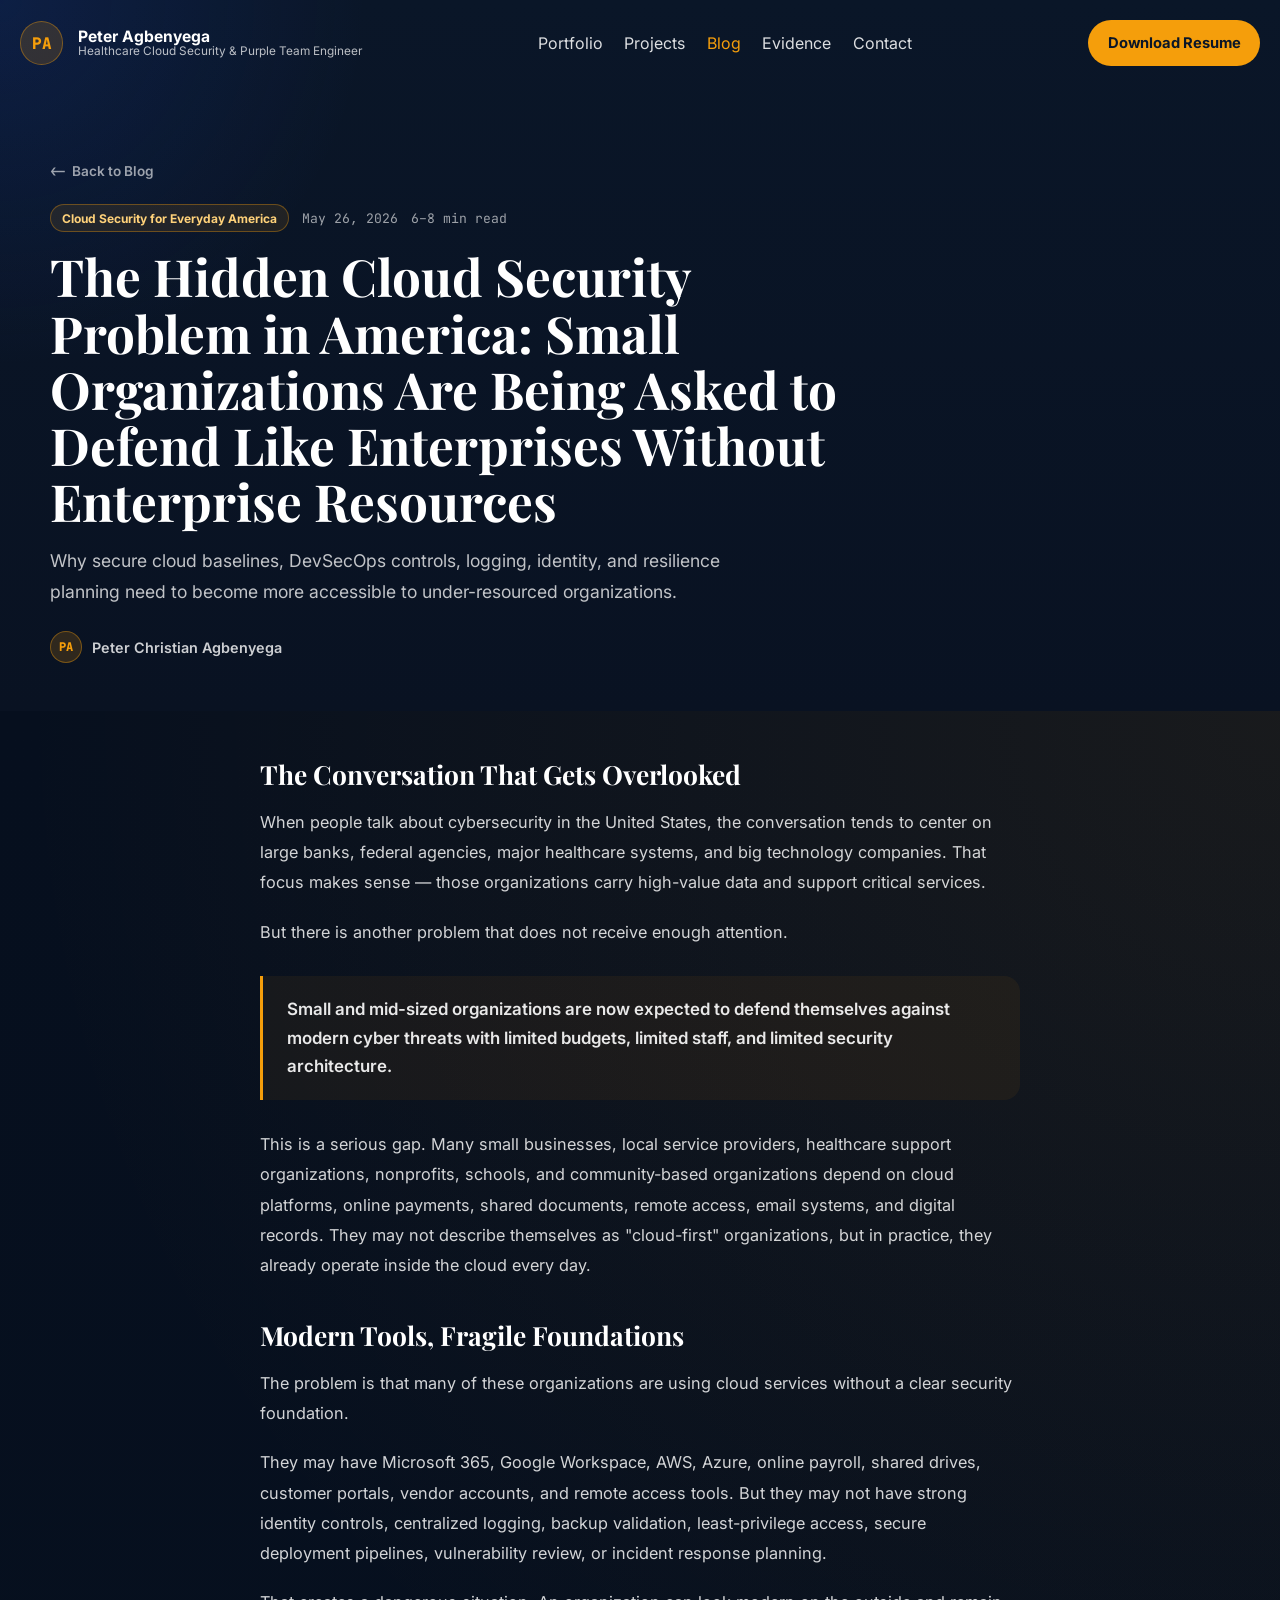
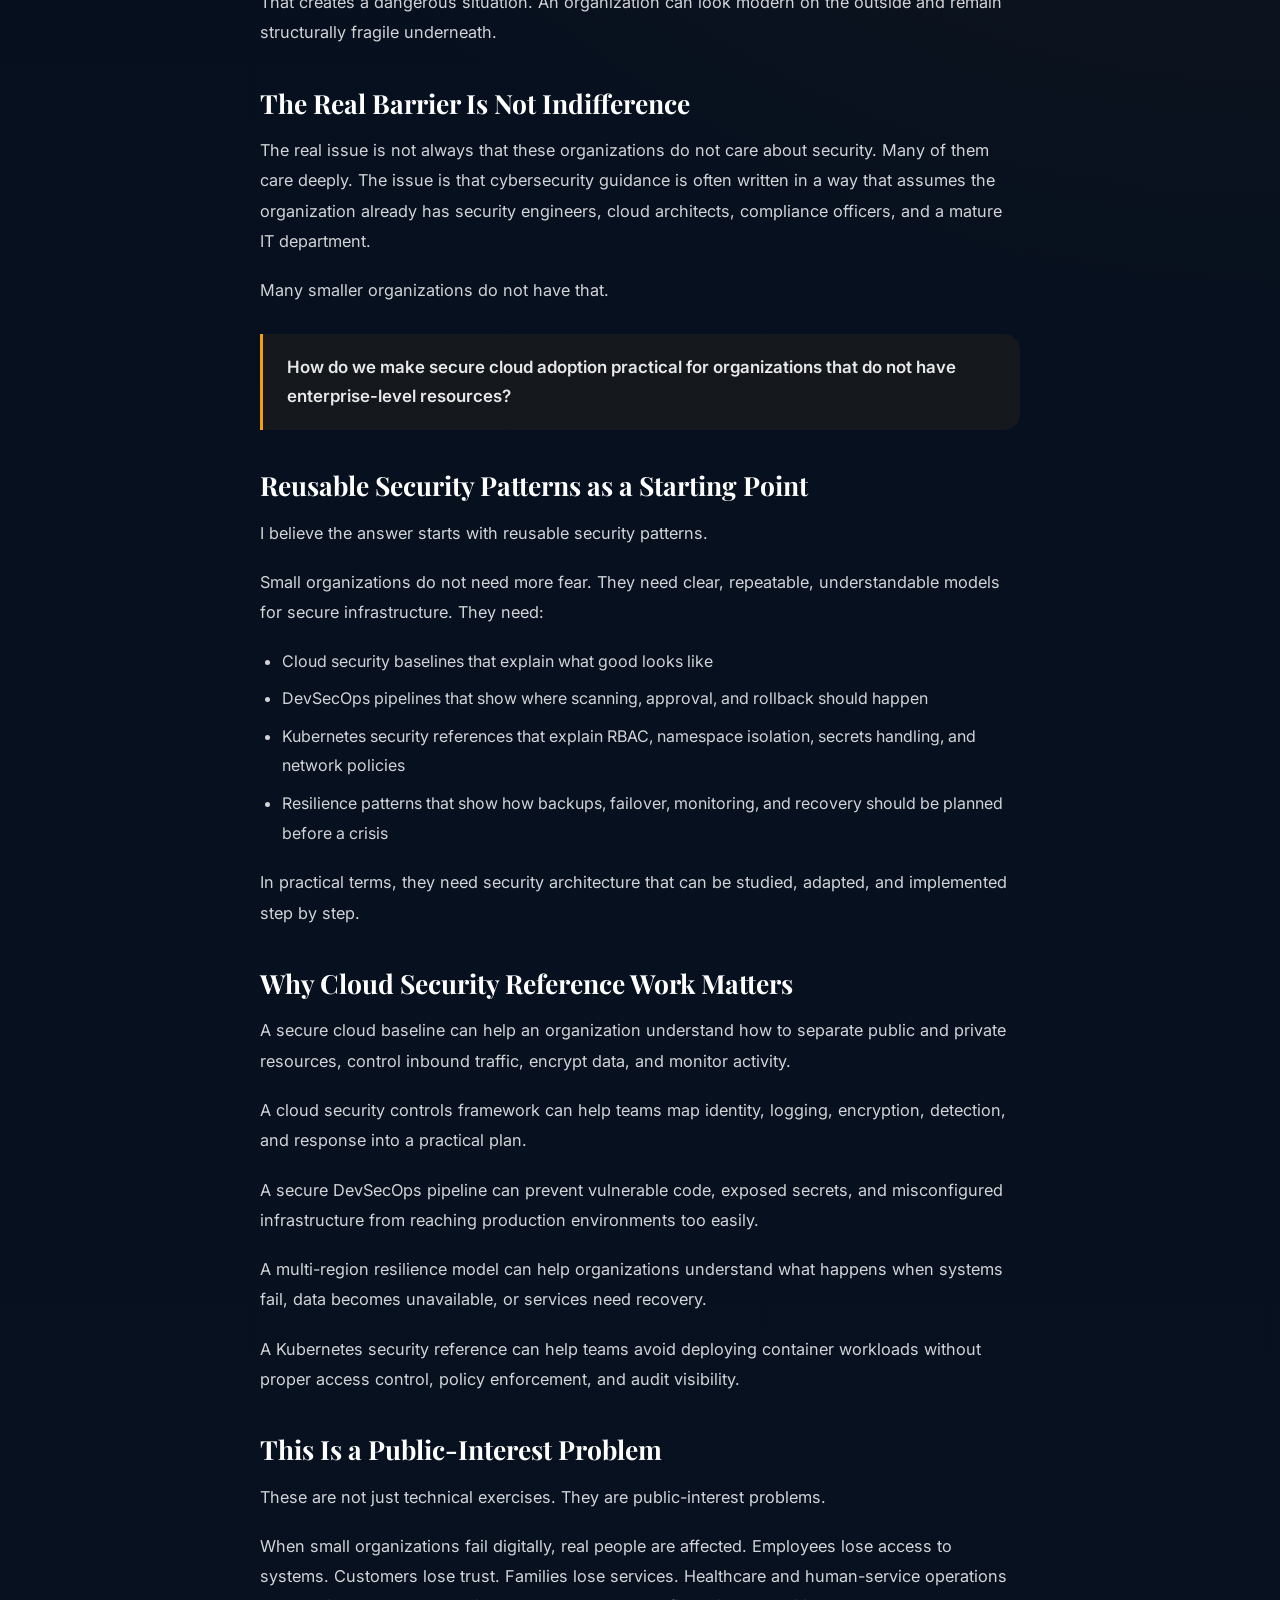
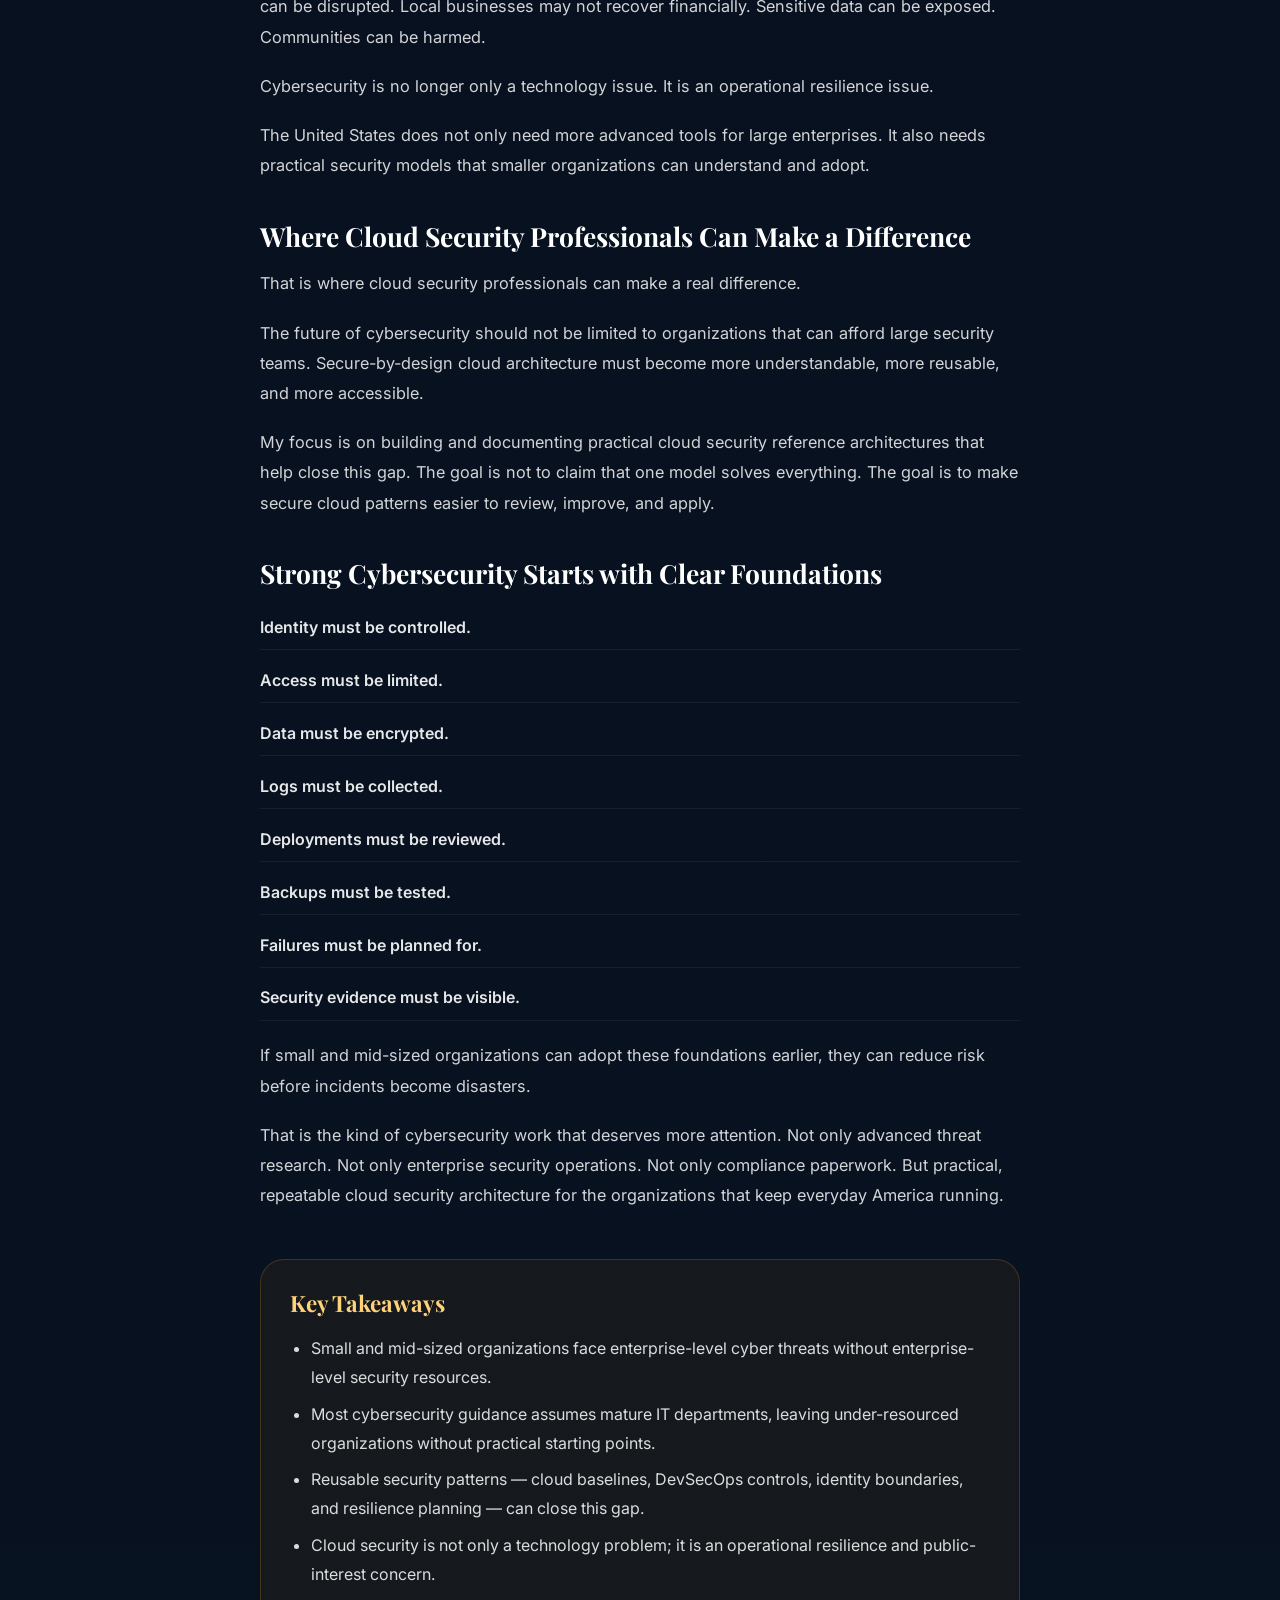
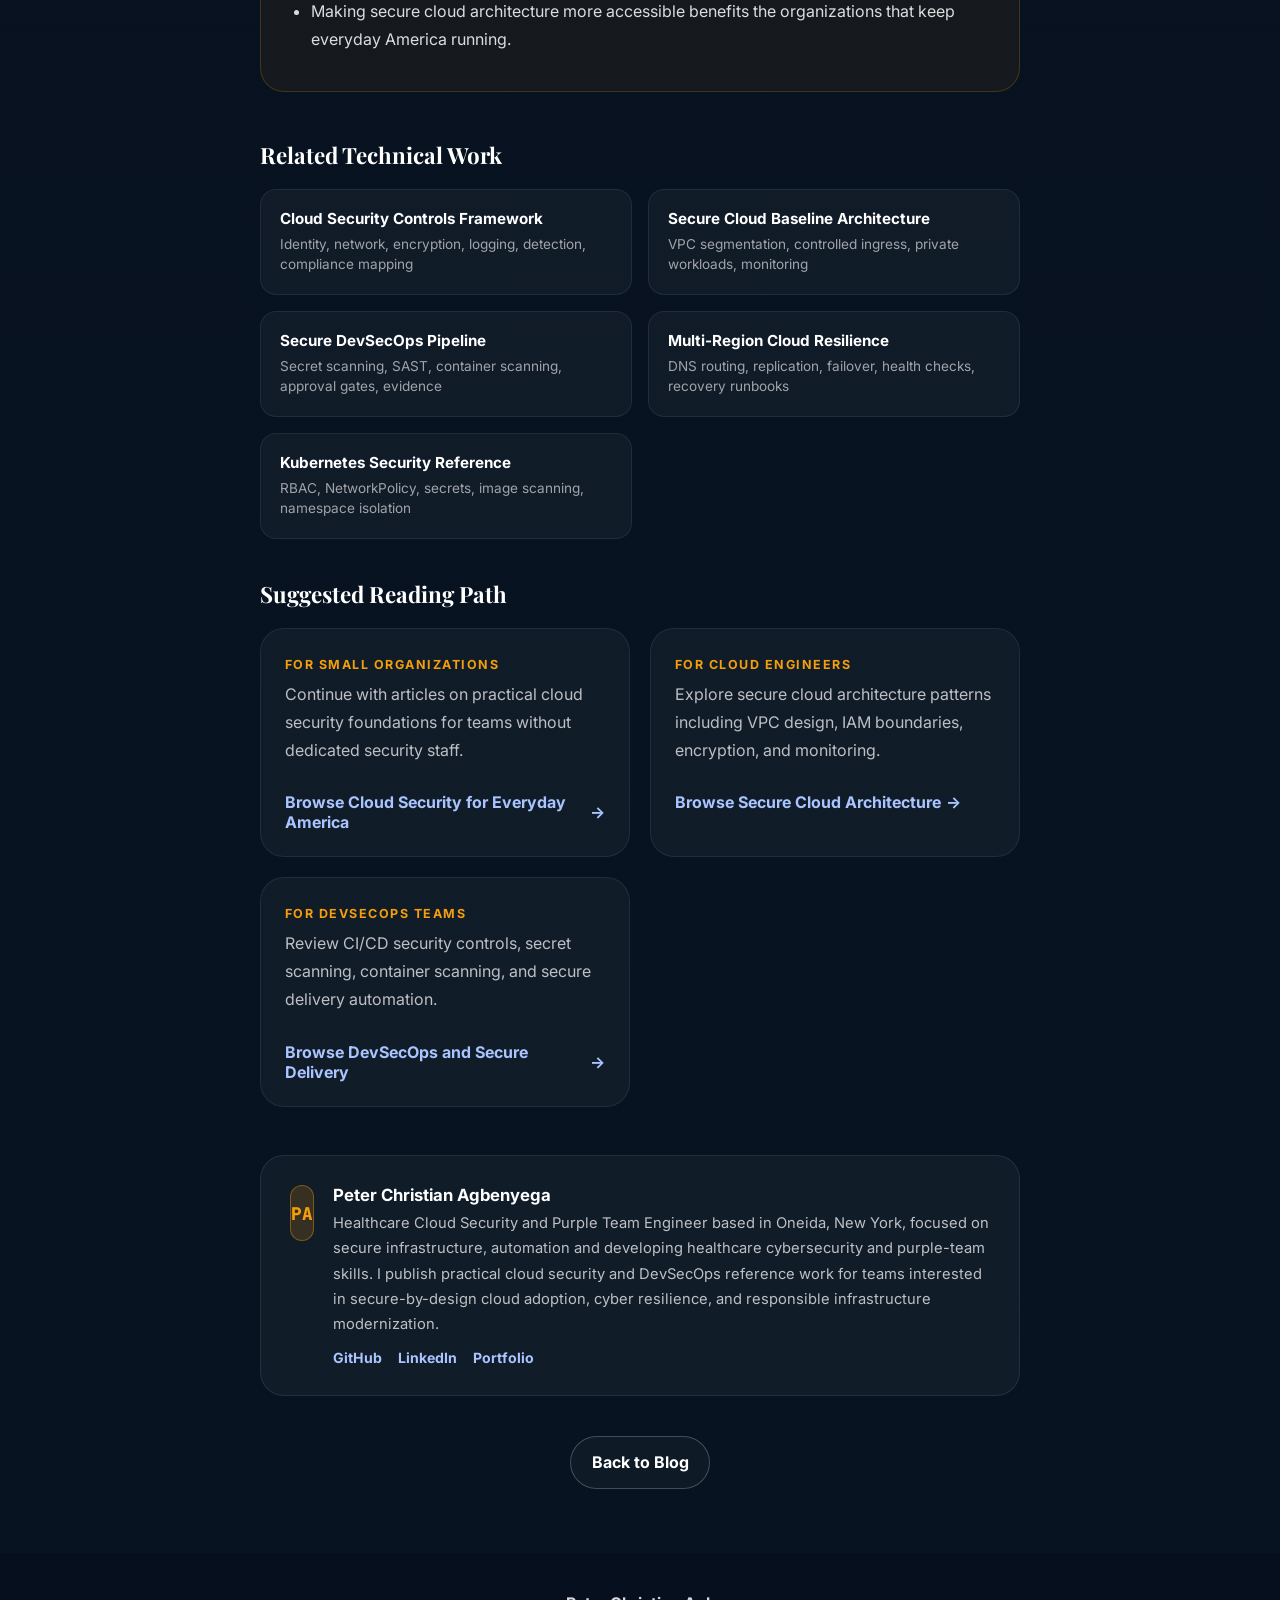
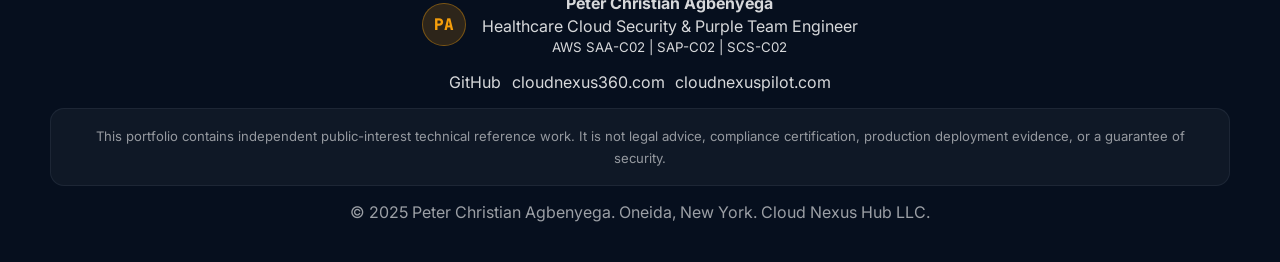
<file: blog/hidden-cloud-security-gap.html>
<!DOCTYPE html>
<html lang="en">
  <head>
    <meta charset="UTF-8" />
    <meta name="viewport" content="width=device-width, initial-scale=1.0" />
    <title>The Hidden Cloud Security Problem in America | Peter Christian Agbenyega</title>
    <meta
      name="description"
      content="Why secure cloud baselines, DevSecOps controls, logging, identity, and resilience planning need to become more accessible to under-resourced organizations."
    />
    <meta property="og:title" content="The Hidden Cloud Security Problem in America: Small Organizations Are Being Asked to Defend Like Enterprises" />
    <meta
      property="og:description"
      content="Why secure cloud baselines, DevSecOps controls, logging, identity, and resilience planning need to become more accessible to under-resourced organizations."
    />
    <meta property="og:type" content="article" />
    <meta property="og:url" content="https://petercagbenyega.com/blog/hidden-cloud-security-gap.html" />
    <meta property="og:site_name" content="Peter Christian Agbenyega" />
    <meta name="twitter:card" content="summary" />
    <meta name="twitter:title" content="The Hidden Cloud Security Problem in America" />
    <meta
      name="twitter:description"
      content="Why secure cloud baselines, DevSecOps controls, logging, identity, and resilience planning need to become more accessible to under-resourced organizations."
    />
    <link rel="canonical" href="https://petercagbenyega.com/blog/hidden-cloud-security-gap.html" />
    <link rel="preconnect" href="https://fonts.googleapis.com" />
    <link rel="preconnect" href="https://fonts.gstatic.com" crossorigin />
    <link
      href="https://fonts.googleapis.com/css2?family=Inter:wght@400;500;600;700;800&amp;family=JetBrains+Mono:wght@400;600&amp;family=Playfair+Display:wght@600;700;800&amp;display=swap"
      rel="stylesheet"
    />
    <link rel="stylesheet" href="../style.css" />
  </head>
  <body>
    <div class="page-shell">
      <header class="site-header scrolled" id="top">
        <nav class="nav">
          <a class="brand" href="/" aria-label="Peter Agbenyega home">
            <span class="brand-mark">PA</span>
            <span class="brand-copy">
              <strong>Peter Agbenyega</strong>
              <small>Healthcare Cloud Security &amp; Purple Team Engineer</small>
            </span>
          </a>
          <button class="menu-toggle" type="button" aria-expanded="false" aria-controls="mobile-menu">
            <span></span><span></span><span></span>
          </button>
          <div class="nav-links">
            <a href="/">Portfolio</a>
            <a href="/#engineering-projects">Projects</a>
            <a href="/blog.html" class="nav-active">Blog</a>
            <a href="/#evidence-portfolio">Evidence</a>
            <a href="/#contact">Contact</a>
          </div>
          <a class="button button-gold button-small" href="../assets/resume/Peter_Agbenyega_Resume.pdf">Download Resume</a>
        </nav>
        <div class="mobile-menu" id="mobile-menu">
          <a href="/">Portfolio</a>
          <a href="/#engineering-projects">Projects</a>
          <a href="/blog.html" class="nav-active">Blog</a>
          <a href="/#evidence-portfolio">Evidence</a>
          <a href="/#contact">Contact</a>
          <a class="button button-gold" href="../assets/resume/Peter_Agbenyega_Resume.pdf">Download Resume</a>
        </div>
      </header>

      <main>
        <article class="article-page">
          <header class="article-header section-dark">
            <div class="container">
              <a class="article-back" href="/blog.html">Back to Blog</a>
              <div class="article-meta-row">
                <span class="category-chip chip-gold chip-small">Cloud Security for Everyday America</span>
                <span class="article-date">May 26, 2026</span>
                <span class="article-read-time">6–8 min read</span>
              </div>
              <h1>The Hidden Cloud Security Problem in America: Small Organizations Are Being Asked to Defend Like Enterprises Without Enterprise Resources</h1>
              <p class="article-subtitle">
                Why secure cloud baselines, DevSecOps controls, logging, identity, and
                resilience planning need to become more accessible to under-resourced
                organizations.
              </p>
              <div class="article-author-line">
                <span class="brand-mark" style="width:2rem;height:2rem;font-size:0.75rem;">PA</span>
                <span>Peter Christian Agbenyega</span>
              </div>
            </div>
          </header>

          <div class="article-body-wrapper section-dark-deep">
            <div class="container article-container">
              <div class="article-body">

                <h2>The Conversation That Gets Overlooked</h2>

                <p>
                  When people talk about cybersecurity in the United States, the conversation
                  tends to center on large banks, federal agencies, major healthcare systems, and
                  big technology companies. That focus makes sense — those organizations carry
                  high-value data and support critical services.
                </p>

                <p>
                  But there is another problem that does not receive enough attention.
                </p>

                <blockquote>
                  Small and mid-sized organizations are now expected to defend themselves
                  against modern cyber threats with limited budgets, limited staff, and
                  limited security architecture.
                </blockquote>

                <p>
                  This is a serious gap. Many small businesses, local service providers,
                  healthcare support organizations, nonprofits, schools, and community-based
                  organizations depend on cloud platforms, online payments, shared documents,
                  remote access, email systems, and digital records. They may not describe
                  themselves as "cloud-first" organizations, but in practice, they already
                  operate inside the cloud every day.
                </p>

                <h2>Modern Tools, Fragile Foundations</h2>

                <p>
                  The problem is that many of these organizations are using cloud services
                  without a clear security foundation.
                </p>

                <p>
                  They may have Microsoft 365, Google Workspace, AWS, Azure, online payroll,
                  shared drives, customer portals, vendor accounts, and remote access tools.
                  But they may not have strong identity controls, centralized logging, backup
                  validation, least-privilege access, secure deployment pipelines, vulnerability
                  review, or incident response planning.
                </p>

                <p>
                  That creates a dangerous situation. An organization can look modern on the
                  outside and remain structurally fragile underneath.
                </p>

                <h2>The Real Barrier Is Not Indifference</h2>

                <p>
                  The real issue is not always that these organizations do not care about
                  security. Many of them care deeply. The issue is that cybersecurity guidance
                  is often written in a way that assumes the organization already has security
                  engineers, cloud architects, compliance officers, and a mature IT department.
                </p>

                <p>
                  Many smaller organizations do not have that.
                </p>

                <blockquote>
                  How do we make secure cloud adoption practical for organizations that do not
                  have enterprise-level resources?
                </blockquote>

                <h2>Reusable Security Patterns as a Starting Point</h2>

                <p>
                  I believe the answer starts with reusable security patterns.
                </p>

                <p>
                  Small organizations do not need more fear. They need clear, repeatable,
                  understandable models for secure infrastructure. They need:
                </p>

                <ul>
                  <li>Cloud security baselines that explain what good looks like</li>
                  <li>DevSecOps pipelines that show where scanning, approval, and rollback should happen</li>
                  <li>Kubernetes security references that explain RBAC, namespace isolation, secrets handling, and network policies</li>
                  <li>Resilience patterns that show how backups, failover, monitoring, and recovery should be planned before a crisis</li>
                </ul>

                <p>
                  In practical terms, they need security architecture that can be studied,
                  adapted, and implemented step by step.
                </p>

                <h2>Why Cloud Security Reference Work Matters</h2>

                <p>
                  A secure cloud baseline can help an organization understand how to separate
                  public and private resources, control inbound traffic, encrypt data, and
                  monitor activity.
                </p>

                <p>
                  A cloud security controls framework can help teams map identity, logging,
                  encryption, detection, and response into a practical plan.
                </p>

                <p>
                  A secure DevSecOps pipeline can prevent vulnerable code, exposed secrets,
                  and misconfigured infrastructure from reaching production environments too
                  easily.
                </p>

                <p>
                  A multi-region resilience model can help organizations understand what
                  happens when systems fail, data becomes unavailable, or services need
                  recovery.
                </p>

                <p>
                  A Kubernetes security reference can help teams avoid deploying container
                  workloads without proper access control, policy enforcement, and audit
                  visibility.
                </p>

                <h2>This Is a Public-Interest Problem</h2>

                <p>
                  These are not just technical exercises. They are public-interest problems.
                </p>

                <p>
                  When small organizations fail digitally, real people are affected. Employees
                  lose access to systems. Customers lose trust. Families lose services.
                  Healthcare and human-service operations can be disrupted. Local businesses
                  may not recover financially. Sensitive data can be exposed. Communities can
                  be harmed.
                </p>

                <p>
                  Cybersecurity is no longer only a technology issue. It is an operational
                  resilience issue.
                </p>

                <p>
                  The United States does not only need more advanced tools for large
                  enterprises. It also needs practical security models that smaller
                  organizations can understand and adopt.
                </p>

                <h2>Where Cloud Security Professionals Can Make a Difference</h2>

                <p>
                  That is where cloud security professionals can make a real difference.
                </p>

                <p>
                  The future of cybersecurity should not be limited to organizations that can
                  afford large security teams. Secure-by-design cloud architecture must become
                  more understandable, more reusable, and more accessible.
                </p>

                <p>
                  My focus is on building and documenting practical cloud security reference
                  architectures that help close this gap. The goal is not to claim that one
                  model solves everything. The goal is to make secure cloud patterns easier
                  to review, improve, and apply.
                </p>

                <h2>Strong Cybersecurity Starts with Clear Foundations</h2>

                <ul class="foundation-list">
                  <li>Identity must be controlled.</li>
                  <li>Access must be limited.</li>
                  <li>Data must be encrypted.</li>
                  <li>Logs must be collected.</li>
                  <li>Deployments must be reviewed.</li>
                  <li>Backups must be tested.</li>
                  <li>Failures must be planned for.</li>
                  <li>Security evidence must be visible.</li>
                </ul>

                <p>
                  If small and mid-sized organizations can adopt these foundations earlier,
                  they can reduce risk before incidents become disasters.
                </p>

                <p>
                  That is the kind of cybersecurity work that deserves more attention. Not only
                  advanced threat research. Not only enterprise security operations. Not only
                  compliance paperwork. But practical, repeatable cloud security architecture
                  for the organizations that keep everyday America running.
                </p>
              </div>

              <section class="article-takeaways">
                <h2>Key Takeaways</h2>
                <ul>
                  <li>Small and mid-sized organizations face enterprise-level cyber threats without enterprise-level security resources.</li>
                  <li>Most cybersecurity guidance assumes mature IT departments, leaving under-resourced organizations without practical starting points.</li>
                  <li>Reusable security patterns — cloud baselines, DevSecOps controls, identity boundaries, and resilience planning — can close this gap.</li>
                  <li>Cloud security is not only a technology problem; it is an operational resilience and public-interest concern.</li>
                  <li>Making secure cloud architecture more accessible benefits the organizations that keep everyday America running.</li>
                </ul>
              </section>

              <section class="article-related">
                <h2>Related Technical Work</h2>
                <div class="related-work-grid">
                  <a class="related-work-card" href="https://github.com/Peter-Agbenyega/cloud-security-controls-framework">
                    <strong>Cloud Security Controls Framework</strong>
                    <span>Identity, network, encryption, logging, detection, compliance mapping</span>
                  </a>
                  <a class="related-work-card" href="https://github.com/Peter-Agbenyega/secure-cloud-baseline-architecture">
                    <strong>Secure Cloud Baseline Architecture</strong>
                    <span>VPC segmentation, controlled ingress, private workloads, monitoring</span>
                  </a>
                  <a class="related-work-card" href="https://github.com/Peter-Agbenyega/secure-devsecops-pipeline-reference-architecture">
                    <strong>Secure DevSecOps Pipeline</strong>
                    <span>Secret scanning, SAST, container scanning, approval gates, evidence</span>
                  </a>
                  <a class="related-work-card" href="https://github.com/Peter-Agbenyega/multi-region-cloud-resilience-architecture">
                    <strong>Multi-Region Cloud Resilience</strong>
                    <span>DNS routing, replication, failover, health checks, recovery runbooks</span>
                  </a>
                  <a class="related-work-card" href="https://github.com/Peter-Agbenyega/kubernetes-security-reference-architecture">
                    <strong>Kubernetes Security Reference</strong>
                    <span>RBAC, NetworkPolicy, secrets, image scanning, namespace isolation</span>
                  </a>
                </div>
              </section>

              <section class="article-reading-path">
                <h2>Suggested Reading Path</h2>
                <div class="reading-path-grid">
                  <article class="reading-path-card">
                    <span class="reading-path-label">For Small Organizations</span>
                    <p>Continue with articles on practical cloud security foundations for teams without dedicated security staff.</p>
                    <a class="text-link" href="categories.html#cloud-security-everyday">Browse Cloud Security for Everyday America</a>
                  </article>
                  <article class="reading-path-card">
                    <span class="reading-path-label">For Cloud Engineers</span>
                    <p>Explore secure cloud architecture patterns including VPC design, IAM boundaries, encryption, and monitoring.</p>
                    <a class="text-link" href="categories.html#secure-cloud-arch">Browse Secure Cloud Architecture</a>
                  </article>
                  <article class="reading-path-card">
                    <span class="reading-path-label">For DevSecOps Teams</span>
                    <p>Review CI/CD security controls, secret scanning, container scanning, and secure delivery automation.</p>
                    <a class="text-link" href="categories.html#devsecops">Browse DevSecOps and Secure Delivery</a>
                  </article>
                </div>
              </section>

              <section class="author-box">
                <div class="author-box-inner">
                  <span class="brand-mark" style="width:3.5rem;height:3.5rem;font-size:1.1rem;">PA</span>
                  <div>
                    <strong>Peter Christian Agbenyega</strong>
                    <p>
                      Healthcare Cloud Security and Purple Team Engineer based in Oneida, New York, focused on secure infrastructure, automation and developing healthcare cybersecurity and purple-team skills.
                      I publish practical cloud security and DevSecOps reference work for teams
                      interested in secure-by-design cloud adoption, cyber resilience, and
                      responsible infrastructure modernization.
                    </p>
                    <div class="author-links">
                      <a href="https://github.com/Peter-Agbenyega">GitHub</a>
                      <a href="https://linkedin.com/in/peter-christian-agbenyega-910b3028b">LinkedIn</a>
                      <a href="https://petercagbenyega.com">Portfolio</a>
                    </div>
                  </div>
                </div>
              </section>

              <div class="article-back-bottom">
                <a class="button button-outline" href="/blog.html">Back to Blog</a>
              </div>
            </div>
          </div>
        </article>
      </main>

      <footer class="site-footer">
        <div class="container">
          <div class="footer-brand">
            <span class="brand-mark">PA</span>
            <div>
              <strong>Peter Christian Agbenyega</strong>
              <p>Healthcare Cloud Security &amp; Purple Team Engineer</p>
              <small>AWS SAA-C02 | SAP-C02 | SCS-C02</small>
            </div>
          </div>
          <div class="footer-links">
            <a href="https://github.com/Peter-Agbenyega">GitHub</a>
            <a href="https://cloudnexus360.com">cloudnexus360.com</a>
            <a href="https://cloudnexuspilot.com">cloudnexuspilot.com</a>
          </div>
          <p class="footer-disclaimer">
            This portfolio contains independent public-interest technical reference work. It is
            not legal advice, compliance certification, production deployment
            evidence, or a guarantee of security.
          </p>
          <p class="footer-note">
            &copy; 2025 Peter Christian Agbenyega. Oneida, New York. Cloud Nexus Hub LLC.
          </p>
        </div>
      </footer>
    </div>
    <script src="../script.js"></script>
  </body>
</html>
</file>
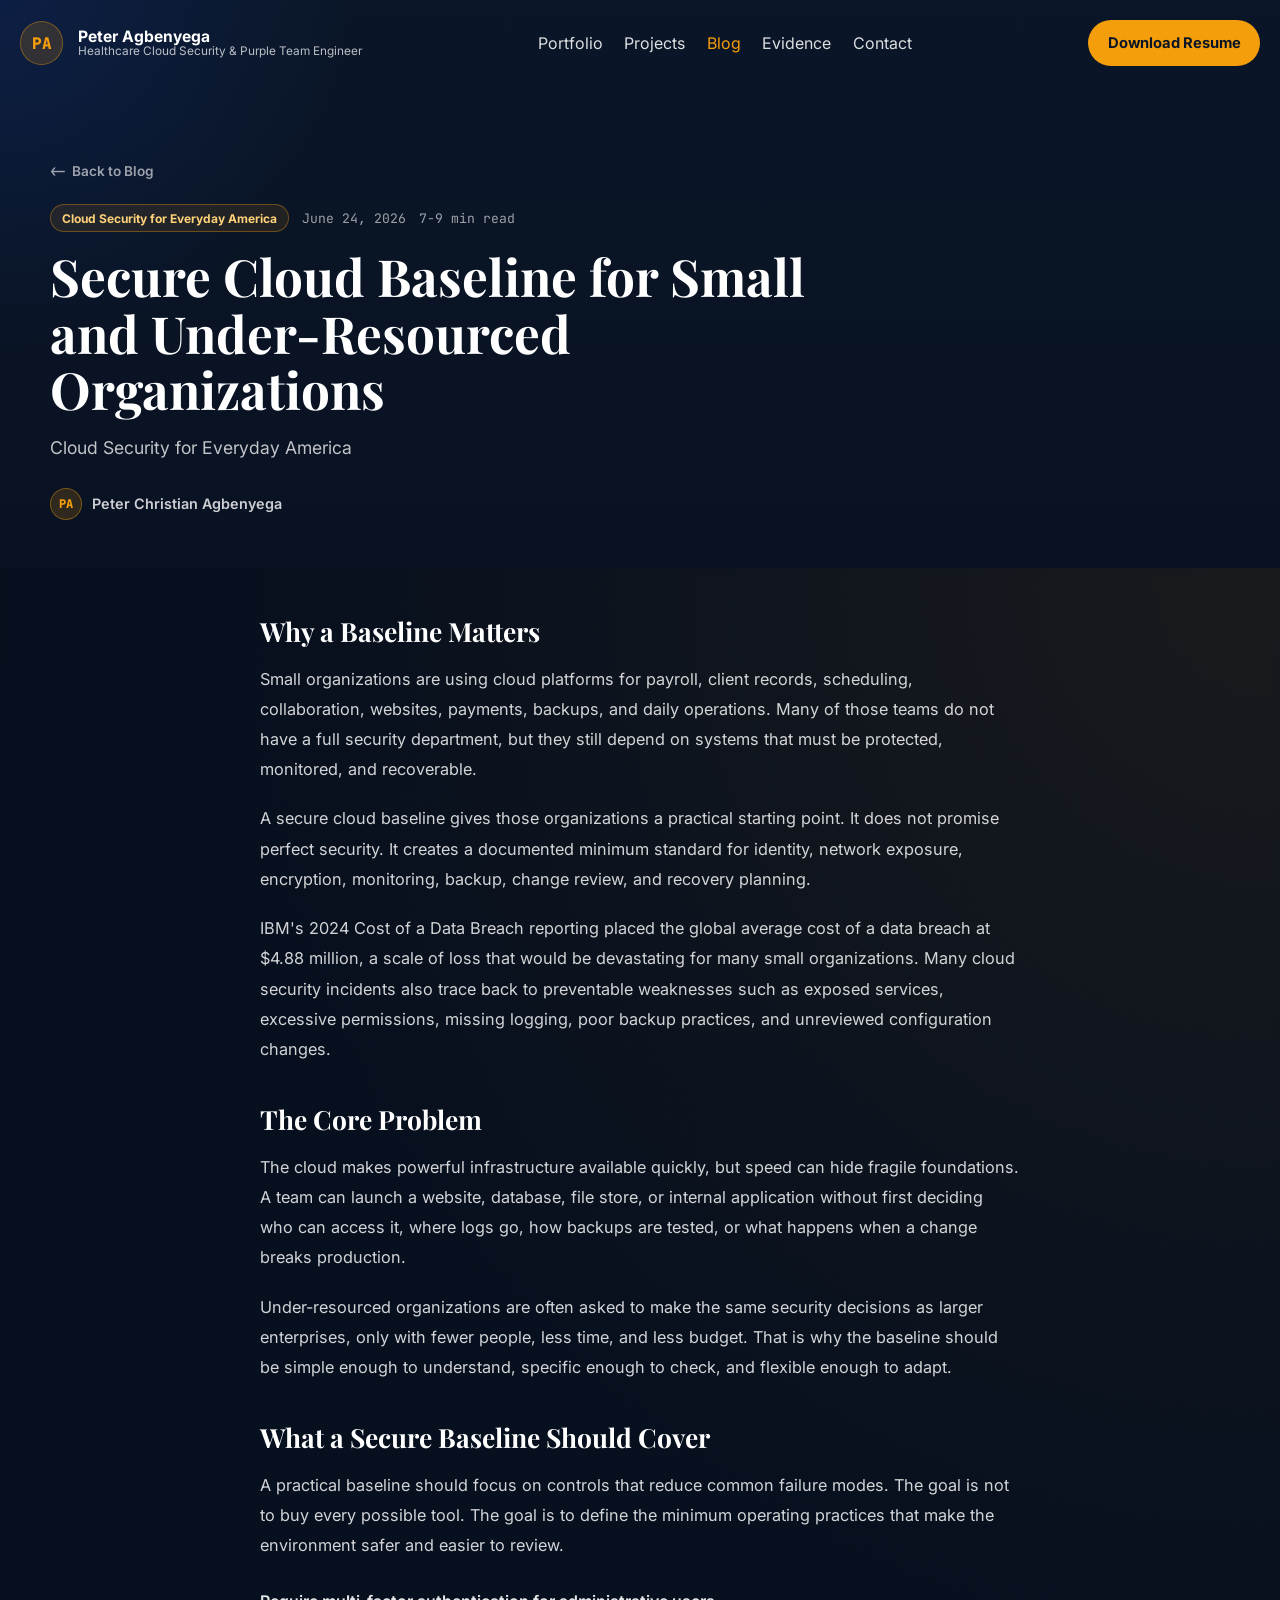
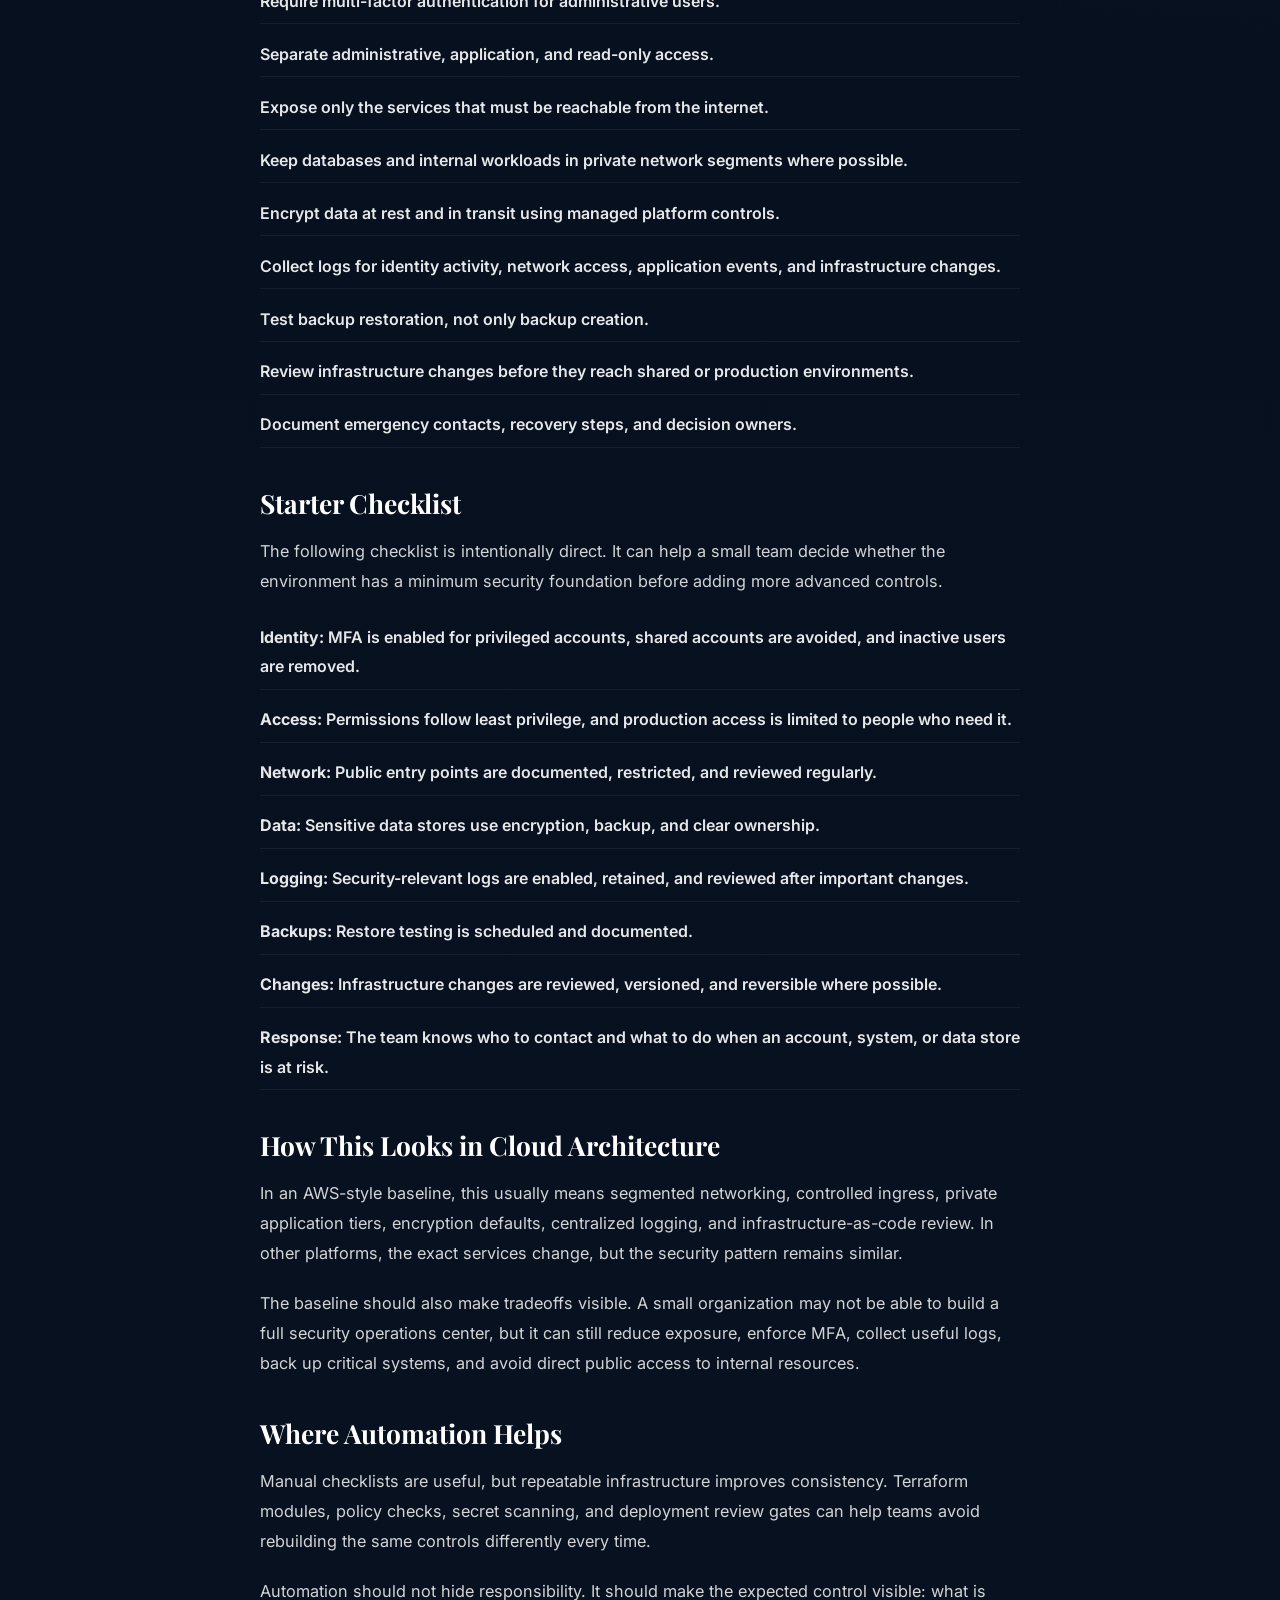
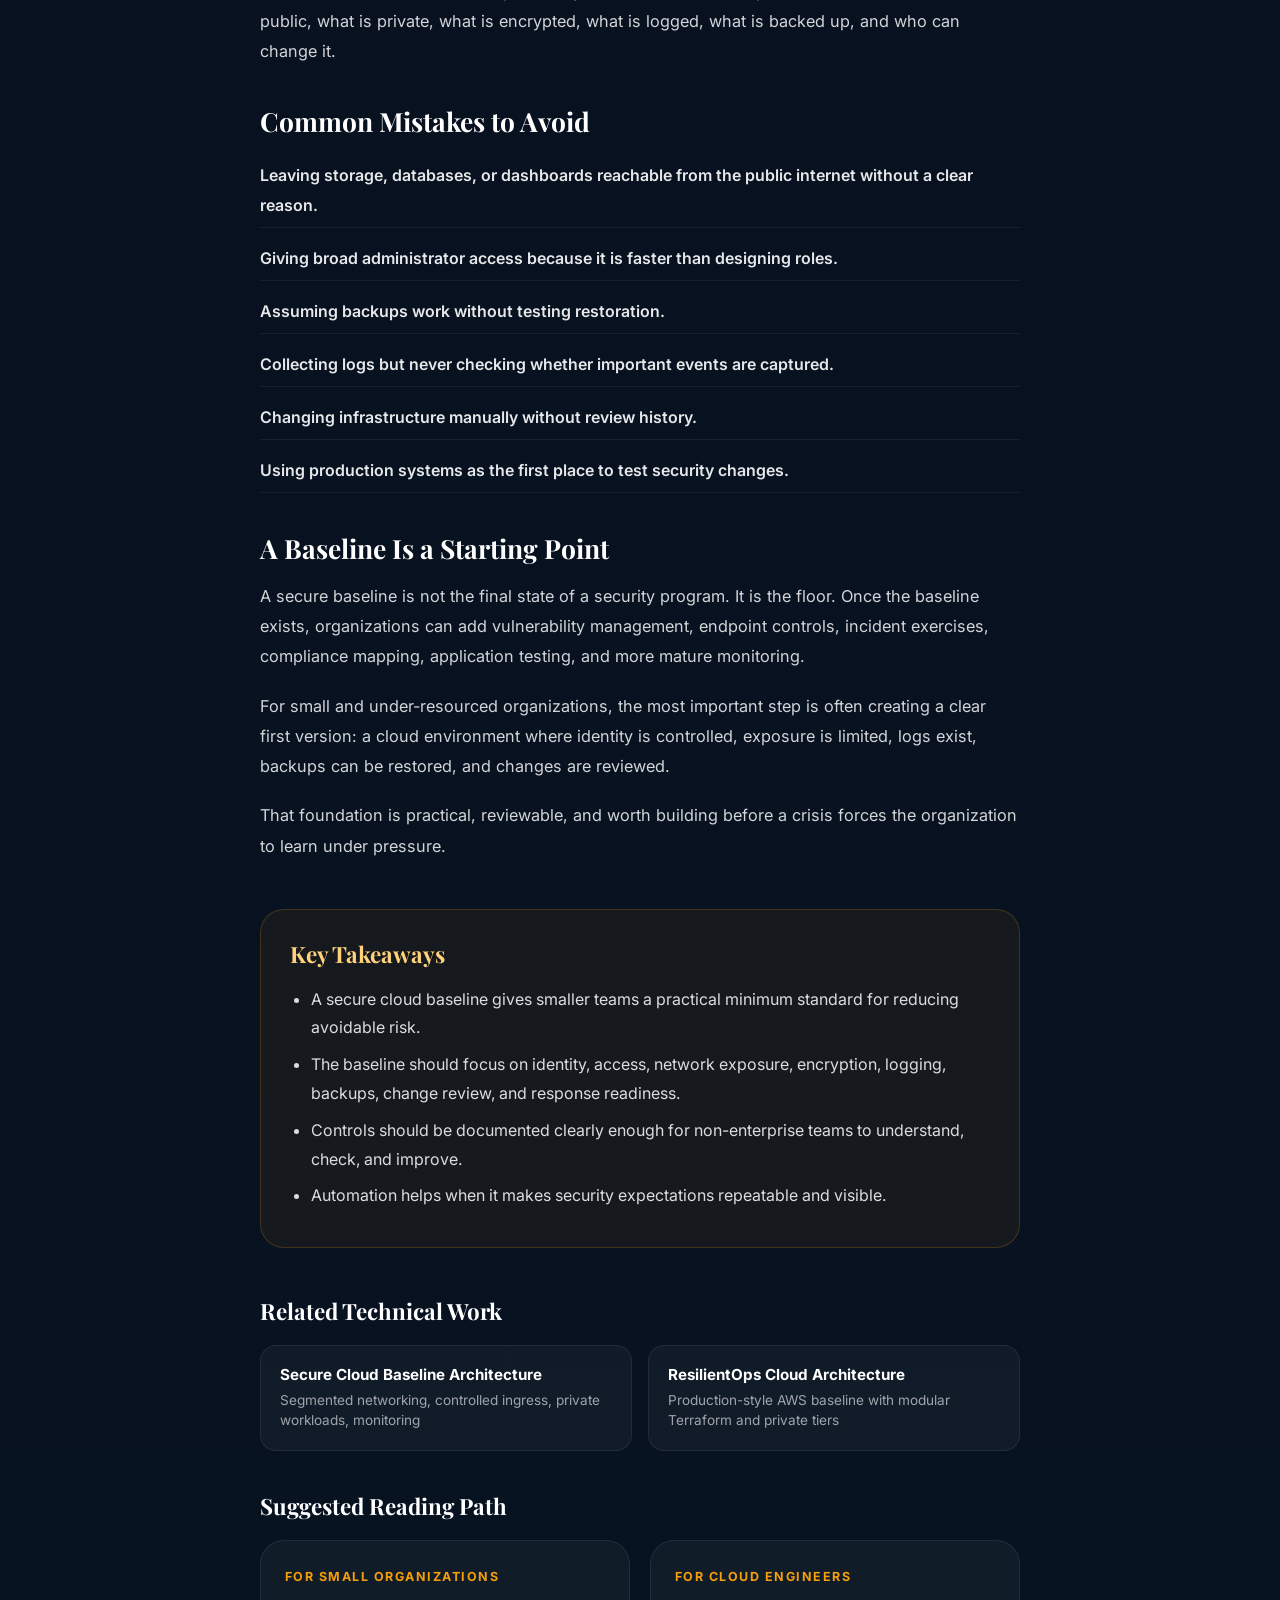
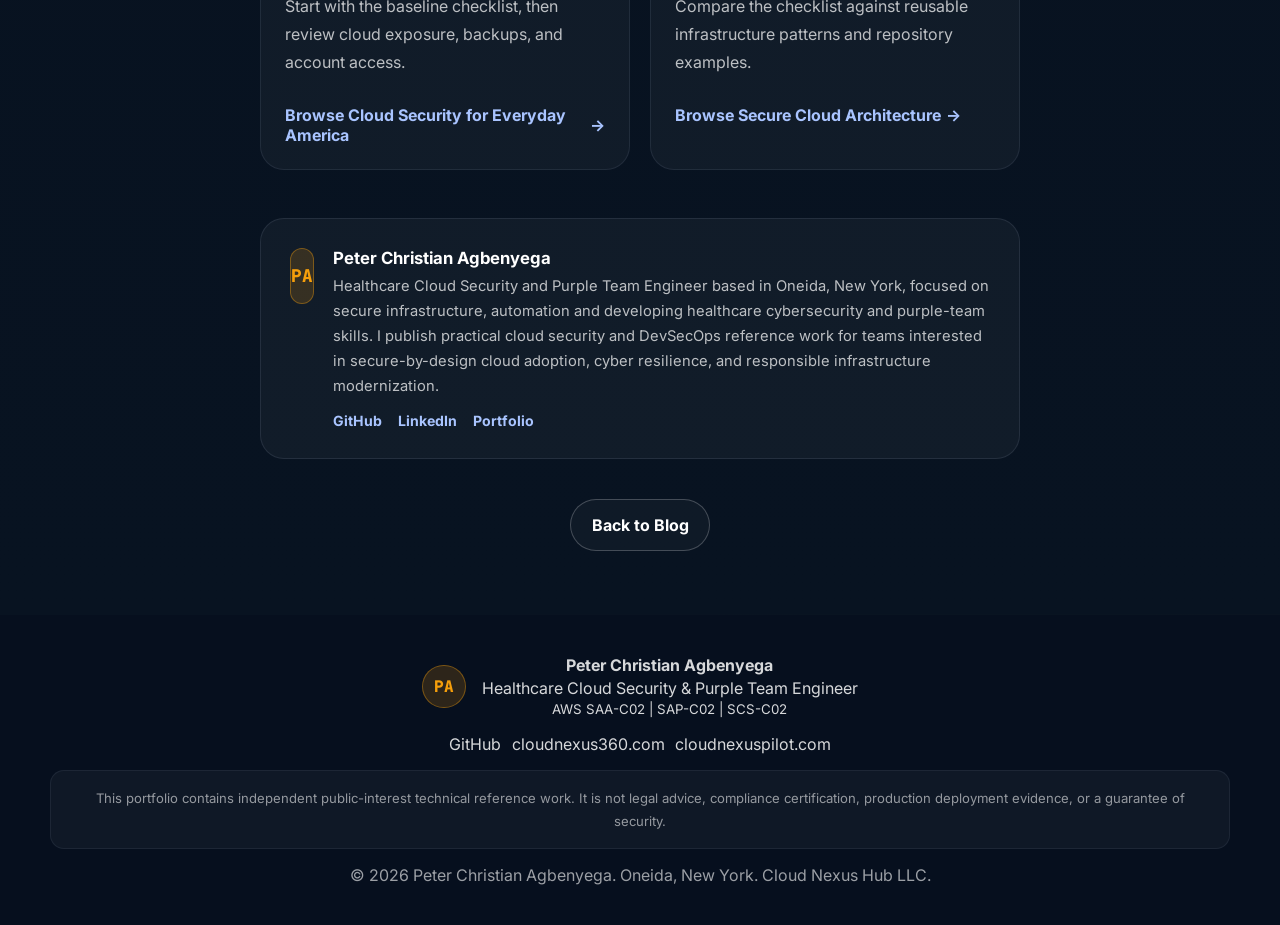
<file: blog/secure-cloud-baseline-small-organizations.html>
<!DOCTYPE html>
<html lang="en">
  <head>
    <meta charset="UTF-8" />
    <meta name="viewport" content="width=device-width, initial-scale=1.0" />
    <title>Secure Cloud Baseline for Small and Under-Resourced Organizations | Peter Christian Agbenyega</title>
    <meta
      name="description"
      content="A practical secure cloud baseline for small and under-resourced organizations, focused on identity, logging, backups, least privilege, and configuration review."
    />
    <meta property="og:title" content="Secure Cloud Baseline for Small and Under-Resourced Organizations" />
    <meta
      property="og:description"
      content="Cloud Security for Everyday America: practical controls that help smaller teams reduce cloud risk without enterprise-scale resources."
    />
    <meta property="og:type" content="article" />
    <meta property="og:url" content="https://petercagbenyega.com/blog/secure-cloud-baseline-small-organizations.html" />
    <meta property="og:site_name" content="Peter Christian Agbenyega" />
    <meta name="twitter:card" content="summary" />
    <meta name="twitter:title" content="Secure Cloud Baseline for Small and Under-Resourced Organizations" />
    <meta
      name="twitter:description"
      content="A practical secure cloud baseline for small and under-resourced organizations."
    />
    <link rel="canonical" href="https://petercagbenyega.com/blog/secure-cloud-baseline-small-organizations.html" />
    <link rel="preconnect" href="https://fonts.googleapis.com" />
    <link rel="preconnect" href="https://fonts.gstatic.com" crossorigin />
    <link
      href="https://fonts.googleapis.com/css2?family=Inter:wght@400;500;600;700;800&amp;family=JetBrains+Mono:wght@400;600&amp;family=Playfair+Display:wght@600;700;800&amp;display=swap"
      rel="stylesheet"
    />
    <link rel="stylesheet" href="../style.css" />
  </head>
  <body>
    <div class="page-shell">
      <header class="site-header scrolled" id="top">
        <nav class="nav">
          <a class="brand" href="/" aria-label="Peter Agbenyega home">
            <span class="brand-mark">PA</span>
            <span class="brand-copy">
              <strong>Peter Agbenyega</strong>
              <small>Healthcare Cloud Security &amp; Purple Team Engineer</small>
            </span>
          </a>
          <button class="menu-toggle" type="button" aria-expanded="false" aria-controls="mobile-menu">
            <span></span><span></span><span></span>
          </button>
          <div class="nav-links">
            <a href="/">Portfolio</a>
            <a href="/#engineering-projects">Projects</a>
            <a href="/blog.html" class="nav-active">Blog</a>
            <a href="/#evidence-portfolio">Evidence</a>
            <a href="/#contact">Contact</a>
          </div>
          <a class="button button-gold button-small" href="../assets/resume/Peter_Agbenyega_Resume.pdf">Download Resume</a>
        </nav>
        <div class="mobile-menu" id="mobile-menu">
          <a href="/">Portfolio</a>
          <a href="/#engineering-projects">Projects</a>
          <a href="/blog.html" class="nav-active">Blog</a>
          <a href="/#evidence-portfolio">Evidence</a>
          <a href="/#contact">Contact</a>
          <a class="button button-gold" href="../assets/resume/Peter_Agbenyega_Resume.pdf">Download Resume</a>
        </div>
      </header>

      <main>
        <article class="article-page">
          <header class="article-header section-dark">
            <div class="container">
              <a class="article-back" href="/blog.html">Back to Blog</a>
              <div class="article-meta-row">
                <span class="category-chip chip-gold chip-small">Cloud Security for Everyday America</span>
                <span class="article-date">June 24, 2026</span>
                <span class="article-read-time">7-9 min read</span>
              </div>
              <h1>Secure Cloud Baseline for Small and Under-Resourced Organizations</h1>
              <p class="article-subtitle">
                Cloud Security for Everyday America
              </p>
              <div class="article-author-line">
                <span class="brand-mark" style="width:2rem;height:2rem;font-size:0.75rem;">PA</span>
                <span>Peter Christian Agbenyega</span>
              </div>
            </div>
          </header>

          <div class="article-body-wrapper section-dark-deep">
            <div class="container article-container">
              <div class="article-body">
                <h2>Why a Baseline Matters</h2>

                <p>
                  Small organizations are using cloud platforms for payroll, client records,
                  scheduling, collaboration, websites, payments, backups, and daily operations.
                  Many of those teams do not have a full security department, but they still
                  depend on systems that must be protected, monitored, and recoverable.
                </p>

                <p>
                  A secure cloud baseline gives those organizations a practical starting point.
                  It does not promise perfect security. It creates a documented minimum standard
                  for identity, network exposure, encryption, monitoring, backup, change review,
                  and recovery planning.
                </p>

                <p>
                  IBM's 2024 Cost of a Data Breach reporting placed the global average cost of a
                  data breach at $4.88 million, a scale of loss that would be devastating for many
                  small organizations. Many cloud security incidents also trace back to preventable
                  weaknesses such as exposed services, excessive permissions, missing logging, poor
                  backup practices, and unreviewed configuration changes.
                </p>

                <h2>The Core Problem</h2>

                <p>
                  The cloud makes powerful infrastructure available quickly, but speed can hide
                  fragile foundations. A team can launch a website, database, file store, or
                  internal application without first deciding who can access it, where logs go,
                  how backups are tested, or what happens when a change breaks production.
                </p>

                <p>
                  Under-resourced organizations are often asked to make the same security decisions
                  as larger enterprises, only with fewer people, less time, and less budget. That is
                  why the baseline should be simple enough to understand, specific enough to check,
                  and flexible enough to adapt.
                </p>

                <h2>What a Secure Baseline Should Cover</h2>

                <p>
                  A practical baseline should focus on controls that reduce common failure modes.
                  The goal is not to buy every possible tool. The goal is to define the minimum
                  operating practices that make the environment safer and easier to review.
                </p>

                <ul class="foundation-list">
                  <li>Require multi-factor authentication for administrative users.</li>
                  <li>Separate administrative, application, and read-only access.</li>
                  <li>Expose only the services that must be reachable from the internet.</li>
                  <li>Keep databases and internal workloads in private network segments where possible.</li>
                  <li>Encrypt data at rest and in transit using managed platform controls.</li>
                  <li>Collect logs for identity activity, network access, application events, and infrastructure changes.</li>
                  <li>Test backup restoration, not only backup creation.</li>
                  <li>Review infrastructure changes before they reach shared or production environments.</li>
                  <li>Document emergency contacts, recovery steps, and decision owners.</li>
                </ul>

                <h2>Starter Checklist</h2>

                <p>
                  The following checklist is intentionally direct. It can help a small team decide
                  whether the environment has a minimum security foundation before adding more
                  advanced controls.
                </p>

                <ul class="foundation-list">
                  <li><strong>Identity:</strong> MFA is enabled for privileged accounts, shared accounts are avoided, and inactive users are removed.</li>
                  <li><strong>Access:</strong> Permissions follow least privilege, and production access is limited to people who need it.</li>
                  <li><strong>Network:</strong> Public entry points are documented, restricted, and reviewed regularly.</li>
                  <li><strong>Data:</strong> Sensitive data stores use encryption, backup, and clear ownership.</li>
                  <li><strong>Logging:</strong> Security-relevant logs are enabled, retained, and reviewed after important changes.</li>
                  <li><strong>Backups:</strong> Restore testing is scheduled and documented.</li>
                  <li><strong>Changes:</strong> Infrastructure changes are reviewed, versioned, and reversible where possible.</li>
                  <li><strong>Response:</strong> The team knows who to contact and what to do when an account, system, or data store is at risk.</li>
                </ul>

                <h2>How This Looks in Cloud Architecture</h2>

                <p>
                  In an AWS-style baseline, this usually means segmented networking, controlled
                  ingress, private application tiers, encryption defaults, centralized logging, and
                  infrastructure-as-code review. In other platforms, the exact services change, but
                  the security pattern remains similar.
                </p>

                <p>
                  The baseline should also make tradeoffs visible. A small organization may not be
                  able to build a full security operations center, but it can still reduce exposure,
                  enforce MFA, collect useful logs, back up critical systems, and avoid direct
                  public access to internal resources.
                </p>

                <h2>Where Automation Helps</h2>

                <p>
                  Manual checklists are useful, but repeatable infrastructure improves consistency.
                  Terraform modules, policy checks, secret scanning, and deployment review gates can
                  help teams avoid rebuilding the same controls differently every time.
                </p>

                <p>
                  Automation should not hide responsibility. It should make the expected control
                  visible: what is public, what is private, what is encrypted, what is logged, what
                  is backed up, and who can change it.
                </p>

                <h2>Common Mistakes to Avoid</h2>

                <ul class="foundation-list">
                  <li>Leaving storage, databases, or dashboards reachable from the public internet without a clear reason.</li>
                  <li>Giving broad administrator access because it is faster than designing roles.</li>
                  <li>Assuming backups work without testing restoration.</li>
                  <li>Collecting logs but never checking whether important events are captured.</li>
                  <li>Changing infrastructure manually without review history.</li>
                  <li>Using production systems as the first place to test security changes.</li>
                </ul>

                <h2>A Baseline Is a Starting Point</h2>

                <p>
                  A secure baseline is not the final state of a security program. It is the floor.
                  Once the baseline exists, organizations can add vulnerability management, endpoint
                  controls, incident exercises, compliance mapping, application testing, and more
                  mature monitoring.
                </p>

                <p>
                  For small and under-resourced organizations, the most important step is often
                  creating a clear first version: a cloud environment where identity is controlled,
                  exposure is limited, logs exist, backups can be restored, and changes are reviewed.
                </p>

                <p>
                  That foundation is practical, reviewable, and worth building before a crisis
                  forces the organization to learn under pressure.
                </p>
              </div>

              <section class="article-takeaways">
                <h2>Key Takeaways</h2>
                <ul>
                  <li>A secure cloud baseline gives smaller teams a practical minimum standard for reducing avoidable risk.</li>
                  <li>The baseline should focus on identity, access, network exposure, encryption, logging, backups, change review, and response readiness.</li>
                  <li>Controls should be documented clearly enough for non-enterprise teams to understand, check, and improve.</li>
                  <li>Automation helps when it makes security expectations repeatable and visible.</li>
                </ul>
              </section>

              <section class="article-related">
                <h2>Related Technical Work</h2>
                <div class="related-work-grid">
                  <a class="related-work-card" href="https://github.com/Peter-Agbenyega/secure-cloud-baseline-architecture">
                    <strong>Secure Cloud Baseline Architecture</strong>
                    <span>Segmented networking, controlled ingress, private workloads, monitoring</span>
                  </a>
                  <a class="related-work-card" href="https://github.com/Peter-Agbenyega/ResilientOps-Cloud-Architecture">
                    <strong>ResilientOps Cloud Architecture</strong>
                    <span>Production-style AWS baseline with modular Terraform and private tiers</span>
                  </a>
                </div>
              </section>

              <section class="article-reading-path">
                <h2>Suggested Reading Path</h2>
                <div class="reading-path-grid">
                  <article class="reading-path-card">
                    <span class="reading-path-label">For Small Organizations</span>
                    <p>Start with the baseline checklist, then review cloud exposure, backups, and account access.</p>
                    <a class="text-link" href="categories.html#cloud-security-everyday">Browse Cloud Security for Everyday America</a>
                  </article>
                  <article class="reading-path-card">
                    <span class="reading-path-label">For Cloud Engineers</span>
                    <p>Compare the checklist against reusable infrastructure patterns and repository examples.</p>
                    <a class="text-link" href="categories.html#secure-cloud-arch">Browse Secure Cloud Architecture</a>
                  </article>
                </div>
              </section>

              <section class="author-box">
                <div class="author-box-inner">
                  <span class="brand-mark" style="width:3.5rem;height:3.5rem;font-size:1.1rem;">PA</span>
                  <div>
                    <strong>Peter Christian Agbenyega</strong>
                    <p>
                      Healthcare Cloud Security and Purple Team Engineer based in Oneida, New York, focused on secure infrastructure, automation and developing healthcare cybersecurity and purple-team skills.
                      I publish practical cloud security and DevSecOps reference work for teams
                      interested in secure-by-design cloud adoption, cyber resilience, and
                      responsible infrastructure modernization.
                    </p>
                    <div class="author-links">
                      <a href="https://github.com/Peter-Agbenyega">GitHub</a>
                      <a href="https://linkedin.com/in/peter-christian-agbenyega-910b3028b">LinkedIn</a>
                      <a href="https://petercagbenyega.com">Portfolio</a>
                    </div>
                  </div>
                </div>
              </section>

              <div class="article-back-bottom">
                <a class="button button-outline" href="/blog.html">Back to Blog</a>
              </div>
            </div>
          </div>
        </article>
      </main>

      <footer class="site-footer">
        <div class="container">
          <div class="footer-brand">
            <span class="brand-mark">PA</span>
            <div>
              <strong>Peter Christian Agbenyega</strong>
              <p>Healthcare Cloud Security &amp; Purple Team Engineer</p>
              <small>AWS SAA-C02 | SAP-C02 | SCS-C02</small>
            </div>
          </div>
          <div class="footer-links">
            <a href="https://github.com/Peter-Agbenyega">GitHub</a>
            <a href="https://cloudnexus360.com">cloudnexus360.com</a>
            <a href="https://cloudnexuspilot.com">cloudnexuspilot.com</a>
          </div>
          <p class="footer-disclaimer">
            This portfolio contains independent public-interest technical reference work. It is
            not legal advice, compliance certification, production deployment
            evidence, or a guarantee of security.
          </p>
          <p class="footer-note">
            &copy; 2026 Peter Christian Agbenyega. Oneida, New York. Cloud Nexus Hub LLC.
          </p>
        </div>
      </footer>
    </div>
    <script src="../script.js"></script>
  </body>
</html>
</file>
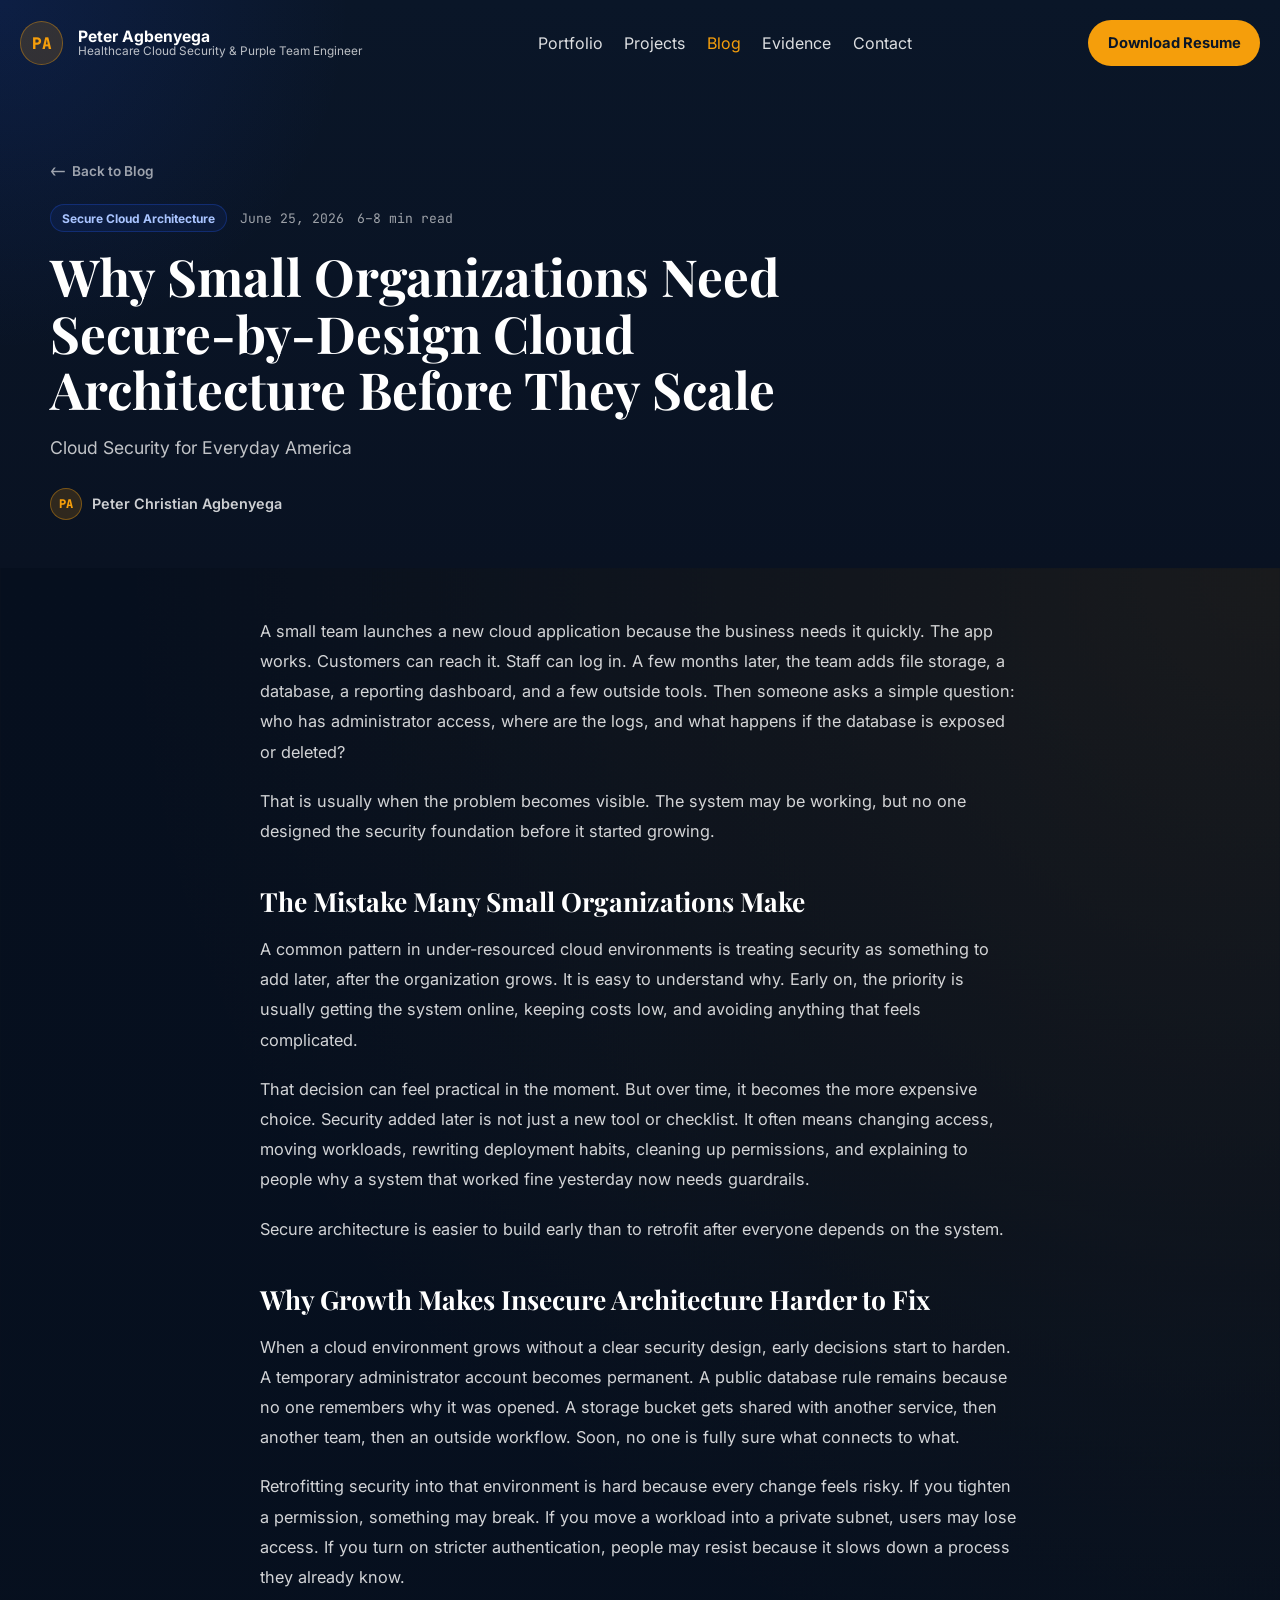
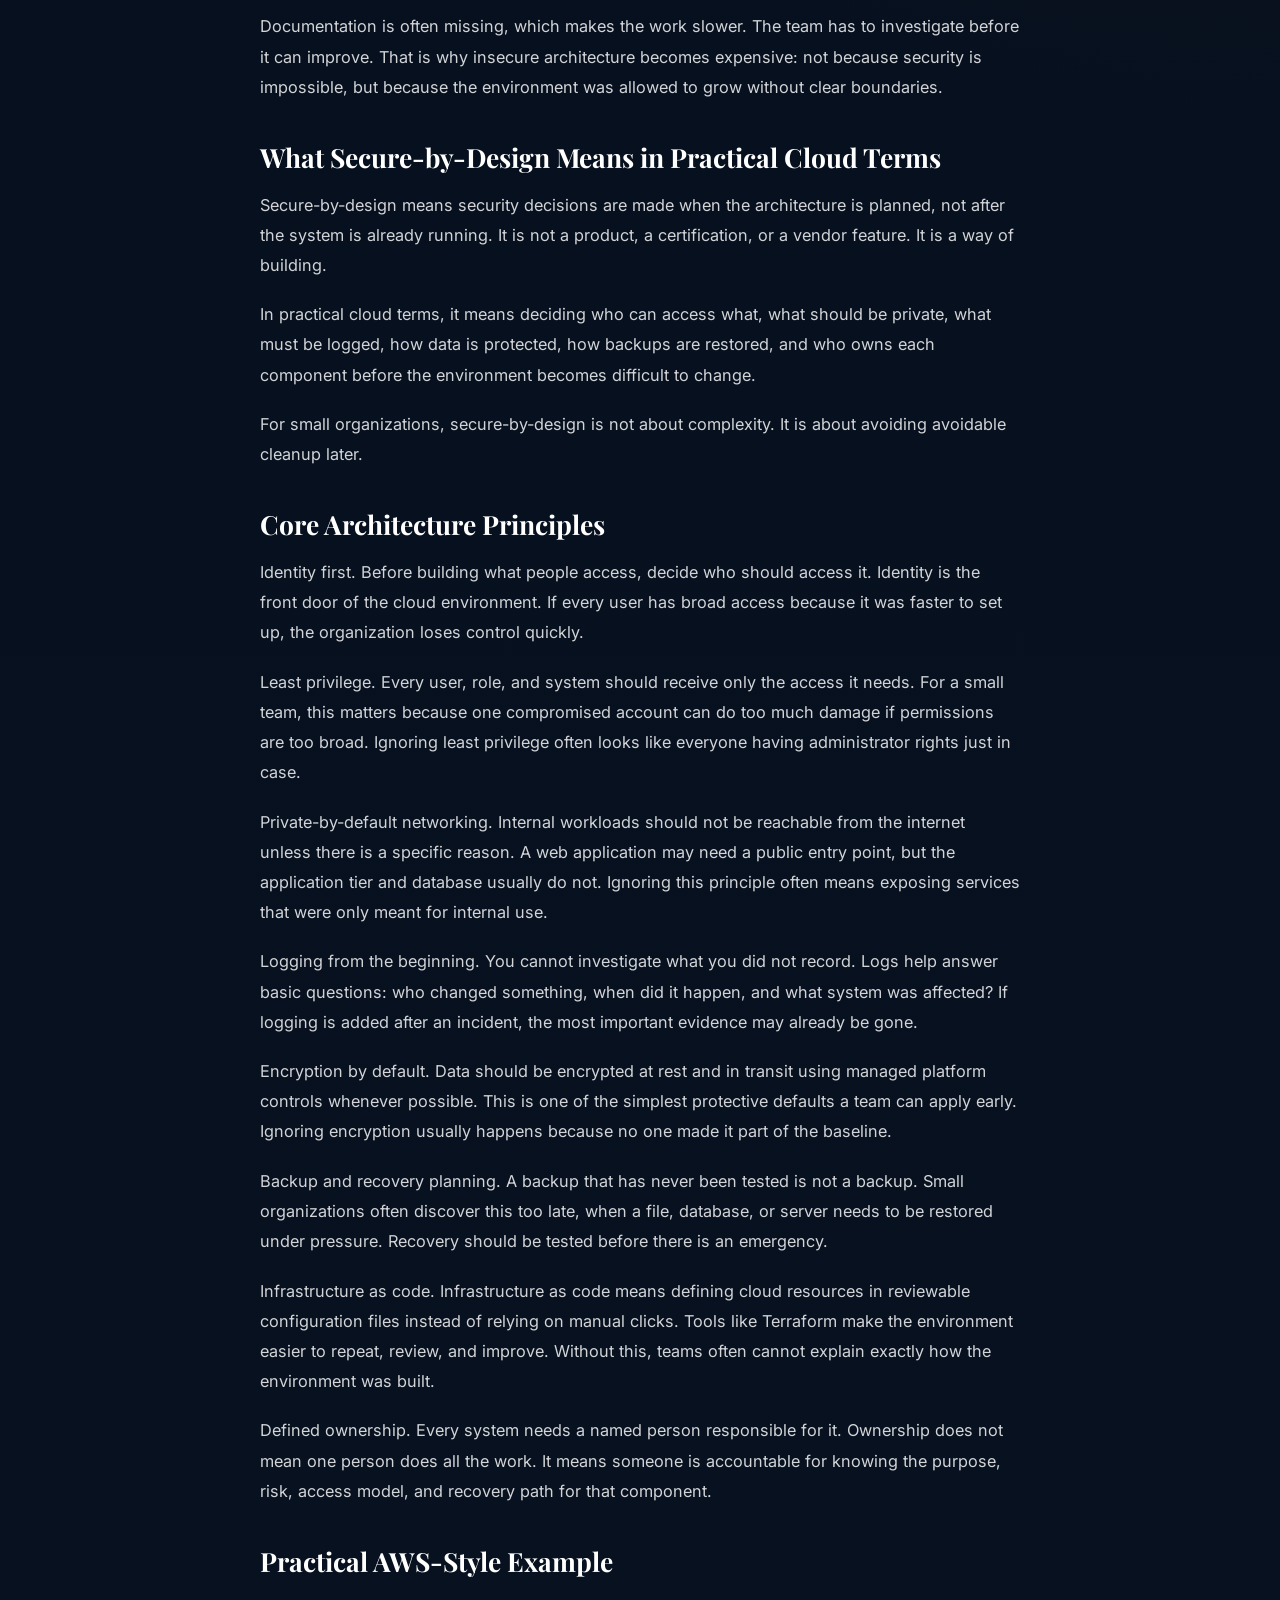
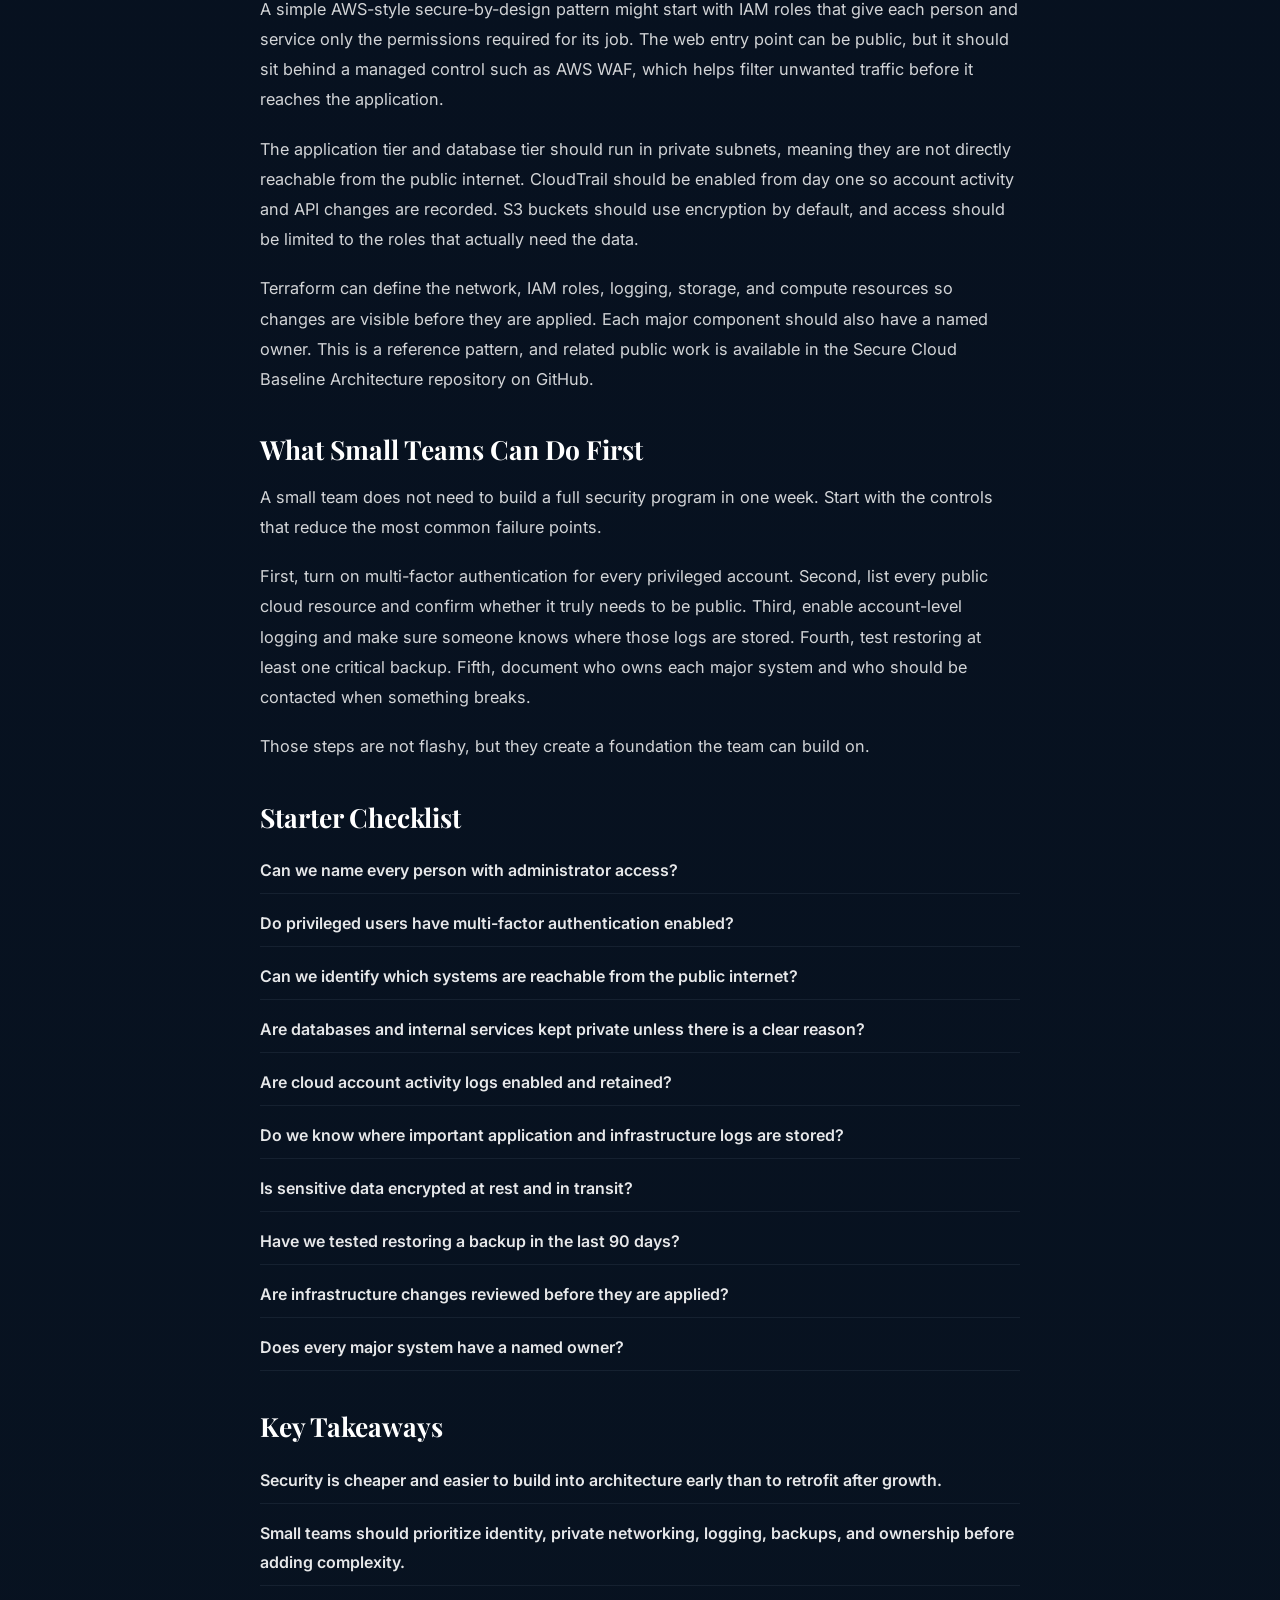
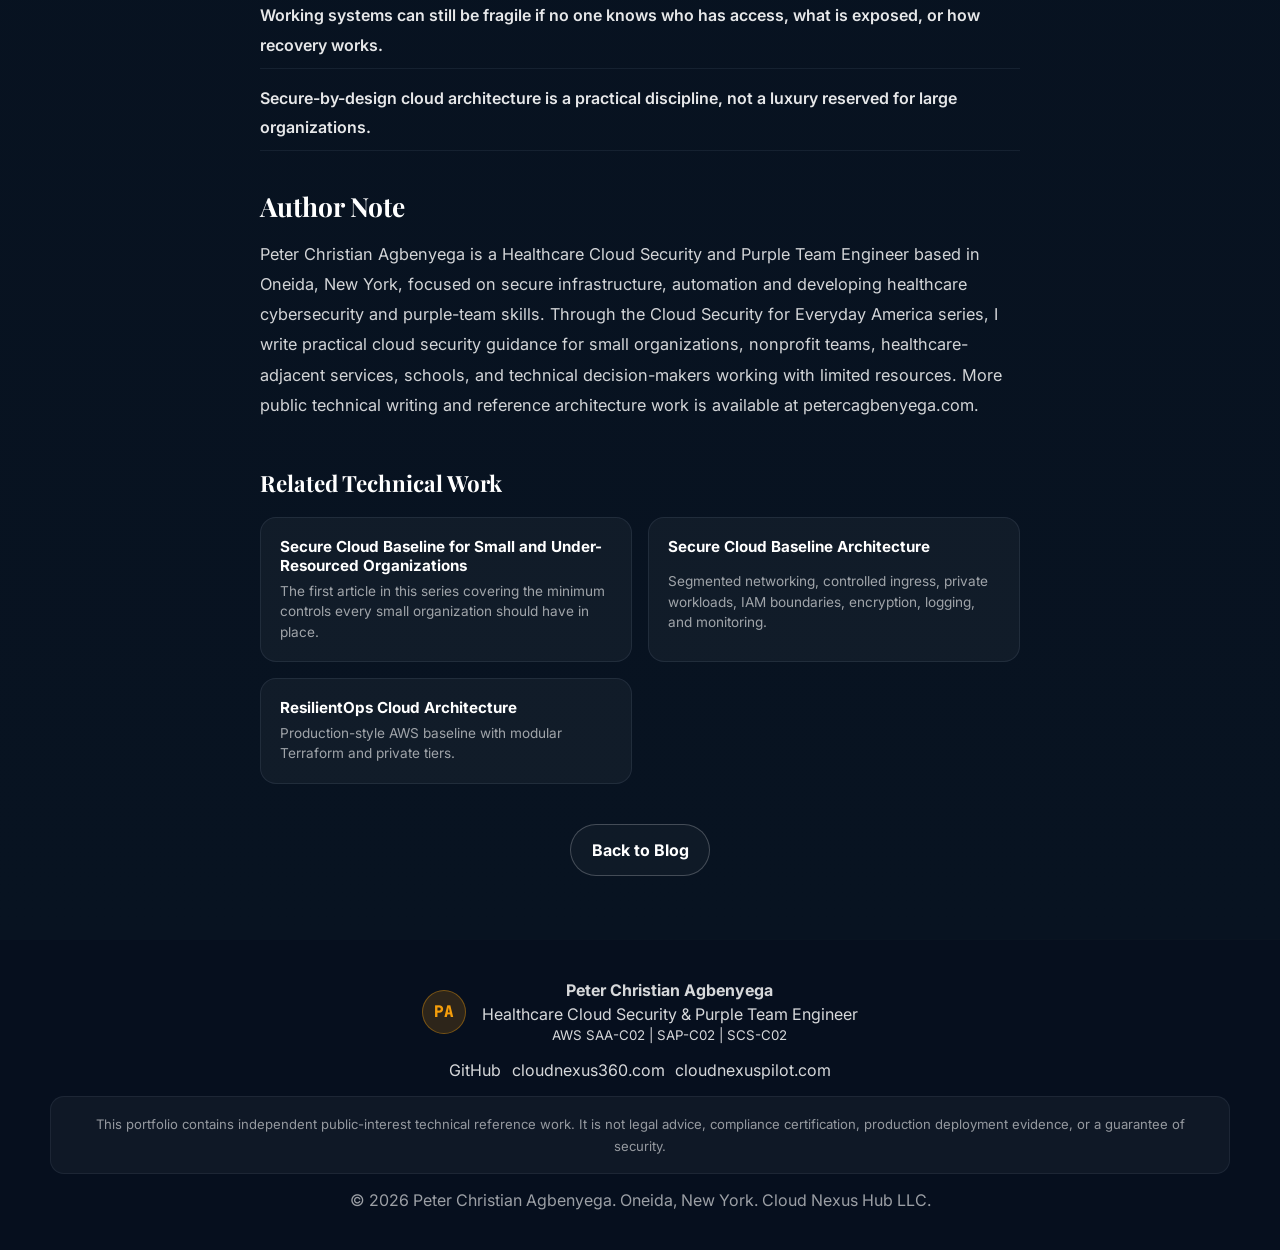
<file: blog/why-small-organizations-need-secure-by-design-cloud-architecture.html>
<!DOCTYPE html>
<html lang="en">
  <head>
    <meta charset="UTF-8" />
    <meta name="viewport" content="width=device-width, initial-scale=1.0" />
    <title>Why Small Organizations Need Secure-by-Design Cloud Architecture Before They Scale | Peter Christian Agbenyega</title>
    <meta
      name="description"
      content="Why small organizations should build cloud security into architecture early, with practical AWS-style controls and a starter checklist."
    />
    <meta property="og:title" content="Why Small Organizations Need Secure-by-Design Cloud Architecture Before They Scale" />
    <meta
      property="og:description"
      content="Why small organizations should build cloud security into architecture early, with practical AWS-style controls and a starter checklist."
    />
    <meta property="og:type" content="article" />
    <meta property="og:url" content="https://petercagbenyega.com/blog/why-small-organizations-need-secure-by-design-cloud-architecture.html" />
    <meta property="og:site_name" content="Peter Christian Agbenyega" />
    <meta name="twitter:card" content="summary" />
    <meta name="twitter:title" content="Why Small Organizations Need Secure-by-Design Cloud Architecture Before They Scale" />
    <meta
      name="twitter:description"
      content="Why small organizations should build cloud security into architecture early, with practical AWS-style controls and a starter checklist."
    />
    <link rel="canonical" href="https://petercagbenyega.com/blog/why-small-organizations-need-secure-by-design-cloud-architecture.html" />
    <link rel="preconnect" href="https://fonts.googleapis.com" />
    <link rel="preconnect" href="https://fonts.gstatic.com" crossorigin />
    <link
      href="https://fonts.googleapis.com/css2?family=Inter:wght@400;500;600;700;800&amp;family=JetBrains+Mono:wght@400;600&amp;family=Playfair+Display:wght@600;700;800&amp;display=swap"
      rel="stylesheet"
    />
    <link rel="stylesheet" href="../style.css" />
  </head>
  <body>
    <div class="page-shell">
      <header class="site-header scrolled" id="top">
        <nav class="nav">
          <a class="brand" href="/" aria-label="Peter Agbenyega home">
            <span class="brand-mark">PA</span>
            <span class="brand-copy">
              <strong>Peter Agbenyega</strong>
              <small>Healthcare Cloud Security &amp; Purple Team Engineer</small>
            </span>
          </a>
          <button class="menu-toggle" type="button" aria-expanded="false" aria-controls="mobile-menu">
            <span></span><span></span><span></span>
          </button>
          <div class="nav-links">
            <a href="/">Portfolio</a>
            <a href="/#engineering-projects">Projects</a>
            <a href="/blog.html" class="nav-active">Blog</a>
            <a href="/#evidence-portfolio">Evidence</a>
            <a href="/#contact">Contact</a>
          </div>
          <a class="button button-gold button-small" href="../assets/resume/Peter_Agbenyega_Resume.pdf">Download Resume</a>
        </nav>
        <div class="mobile-menu" id="mobile-menu">
          <a href="/">Portfolio</a>
          <a href="/#engineering-projects">Projects</a>
          <a href="/blog.html" class="nav-active">Blog</a>
          <a href="/#evidence-portfolio">Evidence</a>
          <a href="/#contact">Contact</a>
          <a class="button button-gold" href="../assets/resume/Peter_Agbenyega_Resume.pdf">Download Resume</a>
        </div>
      </header>

      <main>
        <article class="article-page">
          <header class="article-header section-dark">
            <div class="container">
              <a class="article-back" href="/blog.html">Back to Blog</a>
              <div class="article-meta-row">
                <span class="category-chip chip-electric chip-small">Secure Cloud Architecture</span>
                <span class="article-date">June 25, 2026</span>
                <span class="article-read-time">6–8 min read</span>
              </div>
              <h1>Why Small Organizations Need Secure-by-Design Cloud Architecture Before They Scale</h1>
              <p class="article-subtitle">
                Cloud Security for Everyday America
              </p>
              <div class="article-author-line">
                <span class="brand-mark" style="width:2rem;height:2rem;font-size:0.75rem;">PA</span>
                <span>Peter Christian Agbenyega</span>
              </div>
            </div>
          </header>

          <div class="article-body-wrapper section-dark-deep">
            <div class="container article-container">
              <div class="article-body">
                <p>
                  A small team launches a new cloud application because the business needs it quickly. The app works. Customers can reach it. Staff can log in. A few months later, the team adds file storage, a database, a reporting dashboard, and a few outside tools. Then someone asks a simple question: who has administrator access, where are the logs, and what happens if the database is exposed or deleted?
                </p>

                <p>
                  That is usually when the problem becomes visible. The system may be working, but no one designed the security foundation before it started growing.
                </p>

                <h2>The Mistake Many Small Organizations Make</h2>

                <p>
                  A common pattern in under-resourced cloud environments is treating security as something to add later, after the organization grows. It is easy to understand why. Early on, the priority is usually getting the system online, keeping costs low, and avoiding anything that feels complicated.
                </p>

                <p>
                  That decision can feel practical in the moment. But over time, it becomes the more expensive choice. Security added later is not just a new tool or checklist. It often means changing access, moving workloads, rewriting deployment habits, cleaning up permissions, and explaining to people why a system that worked fine yesterday now needs guardrails.
                </p>

                <p>
                  Secure architecture is easier to build early than to retrofit after everyone depends on the system.
                </p>

                <h2>Why Growth Makes Insecure Architecture Harder to Fix</h2>

                <p>
                  When a cloud environment grows without a clear security design, early decisions start to harden. A temporary administrator account becomes permanent. A public database rule remains because no one remembers why it was opened. A storage bucket gets shared with another service, then another team, then an outside workflow. Soon, no one is fully sure what connects to what.
                </p>

                <p>
                  Retrofitting security into that environment is hard because every change feels risky. If you tighten a permission, something may break. If you move a workload into a private subnet, users may lose access. If you turn on stricter authentication, people may resist because it slows down a process they already know.
                </p>

                <p>
                  Documentation is often missing, which makes the work slower. The team has to investigate before it can improve. That is why insecure architecture becomes expensive: not because security is impossible, but because the environment was allowed to grow without clear boundaries.
                </p>

                <h2>What Secure-by-Design Means in Practical Cloud Terms</h2>

                <p>
                  Secure-by-design means security decisions are made when the architecture is planned, not after the system is already running. It is not a product, a certification, or a vendor feature. It is a way of building.
                </p>

                <p>
                  In practical cloud terms, it means deciding who can access what, what should be private, what must be logged, how data is protected, how backups are restored, and who owns each component before the environment becomes difficult to change.
                </p>

                <p>
                  For small organizations, secure-by-design is not about complexity. It is about avoiding avoidable cleanup later.
                </p>

                <h2>Core Architecture Principles</h2>

                <p>
                  Identity first. Before building what people access, decide who should access it. Identity is the front door of the cloud environment. If every user has broad access because it was faster to set up, the organization loses control quickly.
                </p>

                <p>
                  Least privilege. Every user, role, and system should receive only the access it needs. For a small team, this matters because one compromised account can do too much damage if permissions are too broad. Ignoring least privilege often looks like everyone having administrator rights just in case.
                </p>

                <p>
                  Private-by-default networking. Internal workloads should not be reachable from the internet unless there is a specific reason. A web application may need a public entry point, but the application tier and database usually do not. Ignoring this principle often means exposing services that were only meant for internal use.
                </p>

                <p>
                  Logging from the beginning. You cannot investigate what you did not record. Logs help answer basic questions: who changed something, when did it happen, and what system was affected? If logging is added after an incident, the most important evidence may already be gone.
                </p>

                <p>
                  Encryption by default. Data should be encrypted at rest and in transit using managed platform controls whenever possible. This is one of the simplest protective defaults a team can apply early. Ignoring encryption usually happens because no one made it part of the baseline.
                </p>

                <p>
                  Backup and recovery planning. A backup that has never been tested is not a backup. Small organizations often discover this too late, when a file, database, or server needs to be restored under pressure. Recovery should be tested before there is an emergency.
                </p>

                <p>
                  Infrastructure as code. Infrastructure as code means defining cloud resources in reviewable configuration files instead of relying on manual clicks. Tools like Terraform make the environment easier to repeat, review, and improve. Without this, teams often cannot explain exactly how the environment was built.
                </p>

                <p>
                  Defined ownership. Every system needs a named person responsible for it. Ownership does not mean one person does all the work. It means someone is accountable for knowing the purpose, risk, access model, and recovery path for that component.
                </p>

                <h2>Practical AWS-Style Example</h2>

                <p>
                  A simple AWS-style secure-by-design pattern might start with IAM roles that give each person and service only the permissions required for its job. The web entry point can be public, but it should sit behind a managed control such as AWS WAF, which helps filter unwanted traffic before it reaches the application.
                </p>

                <p>
                  The application tier and database tier should run in private subnets, meaning they are not directly reachable from the public internet. CloudTrail should be enabled from day one so account activity and API changes are recorded. S3 buckets should use encryption by default, and access should be limited to the roles that actually need the data.
                </p>

                <p>
                  Terraform can define the network, IAM roles, logging, storage, and compute resources so changes are visible before they are applied. Each major component should also have a named owner. This is a reference pattern, and related public work is available in the Secure Cloud Baseline Architecture repository on GitHub.
                </p>

                <h2>What Small Teams Can Do First</h2>

                <p>
                  A small team does not need to build a full security program in one week. Start with the controls that reduce the most common failure points.
                </p>

                <p>
                  First, turn on multi-factor authentication for every privileged account. Second, list every public cloud resource and confirm whether it truly needs to be public. Third, enable account-level logging and make sure someone knows where those logs are stored. Fourth, test restoring at least one critical backup. Fifth, document who owns each major system and who should be contacted when something breaks.
                </p>

                <p>
                  Those steps are not flashy, but they create a foundation the team can build on.
                </p>

                <h2>Starter Checklist</h2>

                <ul class="foundation-list">
                  <li>Can we name every person with administrator access?</li>
                  <li>Do privileged users have multi-factor authentication enabled?</li>
                  <li>Can we identify which systems are reachable from the public internet?</li>
                  <li>Are databases and internal services kept private unless there is a clear reason?</li>
                  <li>Are cloud account activity logs enabled and retained?</li>
                  <li>Do we know where important application and infrastructure logs are stored?</li>
                  <li>Is sensitive data encrypted at rest and in transit?</li>
                  <li>Have we tested restoring a backup in the last 90 days?</li>
                  <li>Are infrastructure changes reviewed before they are applied?</li>
                  <li>Does every major system have a named owner?</li>
                </ul>

                <h2>Key Takeaways</h2>

                <ul class="foundation-list">
                  <li>Security is cheaper and easier to build into architecture early than to retrofit after growth.</li>
                  <li>Small teams should prioritize identity, private networking, logging, backups, and ownership before adding complexity.</li>
                  <li>Working systems can still be fragile if no one knows who has access, what is exposed, or how recovery works.</li>
                  <li>Secure-by-design cloud architecture is a practical discipline, not a luxury reserved for large organizations.</li>
                </ul>

                <h2>Author Note</h2>

                <p>
                  Peter Christian Agbenyega is a Healthcare Cloud Security and Purple Team Engineer based in Oneida, New York, focused on secure infrastructure, automation and developing healthcare cybersecurity and purple-team skills. Through the Cloud Security for Everyday America series, I write practical cloud security guidance for small organizations, nonprofit teams, healthcare-adjacent services, schools, and technical decision-makers working with limited resources. More public technical writing and reference architecture work is available at petercagbenyega.com.
                </p>
              </div>

              <section class="article-related">
                <h2>Related Technical Work</h2>
                <div class="related-work-grid">
                  <a class="related-work-card" href="https://petercagbenyega.com/blog/secure-cloud-baseline-small-organizations.html">
                    <strong>Secure Cloud Baseline for Small and Under-Resourced Organizations</strong>
                    <span>The first article in this series covering the minimum controls every small organization should have in place.</span>
                  </a>
                  <a class="related-work-card" href="https://github.com/Peter-Agbenyega/secure-cloud-baseline-architecture">
                    <strong>Secure Cloud Baseline Architecture</strong>
                    <span>Segmented networking, controlled ingress, private workloads, IAM boundaries, encryption, logging, and monitoring.</span>
                  </a>
                  <a class="related-work-card" href="https://github.com/Peter-Agbenyega/ResilientOps-Cloud-Architecture">
                    <strong>ResilientOps Cloud Architecture</strong>
                    <span>Production-style AWS baseline with modular Terraform and private tiers.</span>
                  </a>
                </div>
              </section>

              <div class="article-back-bottom">
                <a class="button button-outline" href="/blog.html">Back to Blog</a>
              </div>
            </div>
          </div>
        </article>
      </main>

      <footer class="site-footer">
        <div class="container">
          <div class="footer-brand">
            <span class="brand-mark">PA</span>
            <div>
              <strong>Peter Christian Agbenyega</strong>
              <p>Healthcare Cloud Security &amp; Purple Team Engineer</p>
              <small>AWS SAA-C02 | SAP-C02 | SCS-C02</small>
            </div>
          </div>
          <div class="footer-links">
            <a href="https://github.com/Peter-Agbenyega">GitHub</a>
            <a href="https://cloudnexus360.com">cloudnexus360.com</a>
            <a href="https://cloudnexuspilot.com">cloudnexuspilot.com</a>
          </div>
          <p class="footer-disclaimer">
            This portfolio contains independent public-interest technical reference work. It is
            not legal advice, compliance certification, production deployment
            evidence, or a guarantee of security.
          </p>
          <p class="footer-note">
            &copy; 2026 Peter Christian Agbenyega. Oneida, New York. Cloud Nexus Hub LLC.
          </p>
        </div>
      </footer>
    </div>
    <script src="../script.js"></script>
  </body>
</html>
</file>
<file: style.css>
:root {
  --navy: #0a1628;
  --navy-deep: #060f1e;
  --electric: #1d4ed8;
  --gold: #f59e0b;
  --white: #ffffff;
  --off-white: #f8fafc;
  --success: #10b981;
  --text: #1e293b;
  --muted: #64748b;
  --line: rgba(148, 163, 184, 0.18);
  --shadow: 0 22px 60px rgba(6, 15, 30, 0.18);
  --radius: 24px;
  --radius-sm: 16px;
  --transition: 240ms ease;
}

*,
*::before,
*::after {
  box-sizing: border-box;
}

html {
  scroll-behavior: smooth;
  scroll-padding-top: 120px;
}

section {
  scroll-margin-top: 120px;
}

body {
  margin: 0;
  font-family: "Inter", sans-serif;
  color: var(--text);
  background:
    radial-gradient(circle at top right, rgba(29, 78, 216, 0.06), transparent 30%),
    linear-gradient(180deg, #ffffff 0%, var(--off-white) 100%);
  overflow-x: hidden;
}

a {
  color: inherit;
  text-decoration: none;
}

img,
svg {
  display: block;
  max-width: 100%;
}

.page-shell {
  min-height: 100vh;
}

.container {
  width: min(1180px, calc(100% - 2rem));
  margin: 0 auto;
}

.section {
  padding: 6rem 0;
  position: relative;
}

.section-light {
  background: var(--off-white);
}

.section-dark {
  background:
    radial-gradient(circle at top left, rgba(29, 78, 216, 0.16), transparent 25%),
    linear-gradient(180deg, var(--navy) 0%, #091222 100%);
  color: var(--white);
}

.section-dark-deep {
  background:
    radial-gradient(circle at top right, rgba(245, 158, 11, 0.08), transparent 22%),
    linear-gradient(180deg, var(--navy-deep) 0%, #081321 100%);
  color: var(--white);
}

.section-gold {
  background:
    linear-gradient(135deg, rgba(245, 158, 11, 0.95), rgba(255, 223, 147, 0.96));
  color: var(--navy);
}

.section-heading {
  max-width: 780px;
  margin-bottom: 2.5rem;
}

.section-heading h2,
.content-panel h2,
.hero-copy h1 {
  font-family: "Playfair Display", serif;
  line-height: 1.04;
  margin: 0;
}

.section-heading h2,
.content-panel h2 {
  font-size: clamp(2rem, 4vw, 3.35rem);
  margin-bottom: 1rem;
}

.section-heading p,
.content-panel p,
.hero-copy p,
.project-card p,
.commercial-card p,
.repo-card p,
.contact-section p {
  line-height: 1.75;
}

.eyebrow {
  margin: 0 0 1rem;
  text-transform: uppercase;
  letter-spacing: 0.18em;
  font-size: 0.78rem;
  font-weight: 700;
  color: var(--muted);
}

.eyebrow-gold {
  color: #ffd27a;
}

.eyebrow-electric {
  color: #83a8ff;
}

.site-header {
  position: fixed;
  inset: 0 0 auto;
  z-index: 20;
  transition: background var(--transition), box-shadow var(--transition), backdrop-filter var(--transition);
}

.site-header.scrolled {
  background: rgba(6, 15, 30, 0.92);
  backdrop-filter: blur(14px);
  box-shadow: 0 12px 30px rgba(6, 15, 30, 0.28);
}

.nav {
  width: min(1240px, calc(100% - 2rem));
  margin: 0 auto;
  min-height: 86px;
  display: flex;
  align-items: center;
  justify-content: space-between;
  gap: 1rem;
}

.brand {
  display: flex;
  align-items: center;
  gap: 0.9rem;
  color: var(--white);
  min-width: 0;
}

.brand-mark {
  width: 2.7rem;
  height: 2.7rem;
  border-radius: 999px;
  display: inline-grid;
  place-items: center;
  background: rgba(245, 158, 11, 0.16);
  border: 1px solid rgba(245, 158, 11, 0.38);
  color: var(--gold);
  font-weight: 800;
  font-family: "JetBrains Mono", monospace;
}

.brand-copy {
  display: grid;
  line-height: 1.1;
}

.brand-copy strong {
  font-size: 0.98rem;
}

.brand-copy small {
  color: rgba(255, 255, 255, 0.72);
  font-size: 0.74rem;
}

.nav-links {
  display: flex;
  align-items: center;
  gap: 1.35rem;
  color: rgba(255, 255, 255, 0.86);
}

.nav-links a:hover,
.text-link:hover,
.contact-inline a:hover,
.footer-links a:hover {
  color: var(--gold);
}

.button {
  display: inline-flex;
  align-items: center;
  justify-content: center;
  border-radius: 999px;
  padding: 0.95rem 1.3rem;
  border: 1px solid transparent;
  transition: transform var(--transition), background var(--transition), border-color var(--transition), color var(--transition);
  font-weight: 700;
}

.button:hover {
  transform: translateY(-2px);
}

.button-small {
  padding: 0.8rem 1.15rem;
  font-size: 0.92rem;
}

.button-gold {
  background: var(--gold);
  color: var(--navy);
}

.button-electric {
  background: var(--electric);
  color: var(--white);
}

.button-outline {
  border-color: rgba(255, 255, 255, 0.22);
  background: rgba(255, 255, 255, 0.03);
  color: var(--white);
}

.menu-toggle,
.mobile-menu {
  display: none;
}

.hero {
  min-height: 100vh;
  display: flex;
  align-items: center;
  overflow: hidden;
  padding-top: 7rem;
  padding-bottom: 4rem;
}

.hero-network {
  position: absolute;
  inset: 0;
  opacity: 0.7;
}

#particle-network {
  width: 100%;
  height: 100%;
}

.hero-grid {
  position: relative;
  z-index: 1;
  display: grid;
  grid-template-columns: minmax(0, 1.3fr) minmax(320px, 0.9fr);
  gap: 2rem;
  align-items: center;
}

.hero-copy h1 {
  font-size: clamp(3rem, 8vw, 5.6rem);
  color: var(--white);
  margin-bottom: 1rem;
}

.hero-subtitle {
  font-size: clamp(1.25rem, 2.8vw, 1.75rem);
  font-weight: 700;
  color: #7ea4ff;
  margin: 0 0 1.5rem;
}

.badge-row,
.tech-badges,
.project-meta,
.repo-meta,
.contact-inline,
.footer-links {
  display: flex;
  flex-wrap: wrap;
  gap: 0.65rem;
}

.badge,
.tech-badges span,
.tag,
.repo-meta span {
  border-radius: 999px;
  padding: 0.5rem 0.8rem;
  font-size: 0.82rem;
  border: 1px solid rgba(148, 163, 184, 0.22);
}

.badge {
  background: rgba(255, 255, 255, 0.06);
  color: rgba(255, 255, 255, 0.92);
}

.hero-mission {
  color: rgba(255, 255, 255, 0.85);
  max-width: 48rem;
  margin: 1.6rem 0 2rem;
  font-size: 1.04rem;
}

.cta-row,
.center-actions {
  display: flex;
  flex-wrap: wrap;
  gap: 0.9rem;
}

.hero-stats {
  display: grid;
  grid-template-columns: repeat(2, minmax(0, 1fr));
  gap: 1rem;
}

.stat-card {
  background: rgba(255, 255, 255, 0.05);
  border: 1px solid rgba(148, 163, 184, 0.16);
  padding: 1.35rem;
  border-radius: var(--radius-sm);
  box-shadow: var(--shadow);
}

.stat-card-gold {
  border-color: rgba(245, 158, 11, 0.44);
}

.stat-card-electric {
  border-color: rgba(29, 78, 216, 0.44);
}

.stat-card-success {
  border-color: rgba(16, 185, 129, 0.44);
}

.stat-card-slate {
  border-color: rgba(255, 255, 255, 0.14);
}

.stat-number {
  font-size: clamp(2rem, 4vw, 3rem);
  color: var(--white);
  display: block;
  font-weight: 800;
}

.stat-text {
  font-family: "Playfair Display", serif;
}

.stat-label {
  display: block;
  color: var(--white);
  font-weight: 700;
  margin-top: 0.4rem;
}

.stat-card small {
  color: rgba(255, 255, 255, 0.68);
  display: block;
  margin-top: 0.4rem;
}

.two-column {
  display: grid;
  grid-template-columns: repeat(2, minmax(0, 1fr));
  gap: 1.5rem;
}

.content-panel,
.project-card,
.commercial-card,
.repo-card,
.profile-panel,
.pipeline-shell {
  border-radius: var(--radius);
  border: 1px solid var(--line);
  box-shadow: var(--shadow);
}

.content-panel {
  background: var(--white);
  padding: 2rem;
}

.content-panel-accent {
  background:
    radial-gradient(circle at top right, rgba(29, 78, 216, 0.08), transparent 30%),
    #fdfefe;
}

.impact-stats {
  display: grid;
  grid-template-columns: repeat(3, minmax(0, 1fr));
  gap: 1rem;
  margin-top: 1.5rem;
}

.impact-stats div {
  padding: 1.15rem;
  border-radius: 18px;
  background: #fff8e8;
  border: 1px solid rgba(245, 158, 11, 0.16);
}

.impact-stats strong {
  display: block;
  font-size: 1.75rem;
  color: #b45309;
  margin-bottom: 0.35rem;
}

.source-note {
  display: flex;
  flex-wrap: wrap;
  gap: 0.65rem;
  margin-top: 1.5rem;
  font-size: 0.83rem;
  color: var(--muted);
}

.source-note a {
  color: var(--electric);
}

.source-note-wide {
  color: rgba(255, 255, 255, 0.76);
}

.source-note-wide a {
  color: #a9c4ff;
}

.project-grid,
.commercial-grid,
.evidence-grid,
.repo-grid,
.contact-grid {
  display: grid;
  gap: 1.25rem;
}

.project-grid {
  grid-template-columns: 1fr;
}

.repo-grid {
  grid-template-columns: repeat(2, minmax(0, 1fr));
}

.commercial-grid {
  grid-template-columns: repeat(2, minmax(0, 1fr));
}

.evidence-grid {
  grid-template-columns: repeat(3, minmax(0, 1fr));
}

.project-card {
  background: rgba(255, 255, 255, 0.05);
  padding: 0 1.35rem 1.35rem;
  position: relative;
  overflow: hidden;
  transition: transform var(--transition), box-shadow var(--transition), border-color var(--transition);
}

.project-card:hover {
  transform: translateY(-8px);
  border-color: rgba(245, 158, 11, 0.4);
  box-shadow: 0 30px 70px rgba(245, 158, 11, 0.12);
}

.project-card-top {
  height: 4px;
  border-radius: 0 0 999px 999px;
  margin: 0 -1.35rem 1.25rem;
}

.border-electric {
  background: linear-gradient(90deg, #1d4ed8, #8bb0ff);
}

.border-success {
  background: linear-gradient(90deg, #10b981, #97f0cc);
}

.border-gold {
  background: linear-gradient(90deg, #f59e0b, #ffd27a);
}

.project-card h3,
.commercial-card h3,
.repo-card h3,
.pipeline-columns h3 {
  margin: 0 0 0.8rem;
}

.project-card h3 {
  color: var(--white);
  font-family: "Playfair Display", serif;
  font-size: 1.5rem;
}

.project-alias,
.repo-alias {
  margin: 0 0 0.75rem;
  font: 600 0.8rem/1.4 "JetBrains Mono", monospace;
  letter-spacing: 0.02em;
  color: rgba(169, 196, 255, 0.82);
}

.project-card p,
.commercial-card p,
.repo-card p {
  color: rgba(255, 255, 255, 0.78);
}

.tech-badges span,
.tag {
  background: rgba(255, 255, 255, 0.06);
  color: rgba(255, 255, 255, 0.88);
}

.tag-gold {
  background: rgba(245, 158, 11, 0.14);
  border-color: rgba(245, 158, 11, 0.34);
}

.tag-success {
  background: rgba(16, 185, 129, 0.14);
  border-color: rgba(16, 185, 129, 0.34);
}

.tag-electric {
  background: rgba(29, 78, 216, 0.14);
  border-color: rgba(29, 78, 216, 0.34);
}

.tag-outline-gold {
  border-color: rgba(245, 158, 11, 0.38);
  color: #ffd27a;
}

.project-diagram {
  background: #f8fafc;
  border-radius: 8px;
  padding: 0.65rem;
  margin-bottom: 1.15rem;
  border: 1px solid #e2e8f0;
  overflow: hidden;
  -webkit-overflow-scrolling: touch;
}

.project-diagram img {
  display: block;
  width: 100%;
  max-width: 100%;
  min-width: 0;
  height: auto;
}

.diagram-caption {
  margin: 0 0 0.9rem;
  font-size: 0.8rem;
  color: rgba(255, 255, 255, 0.62);
}

.aws-boundary,
.zone,
.tier,
.service-box,
.service-node,
.gateway,
.mini-stage {
  fill: rgba(29, 78, 216, 0.12);
  stroke: rgba(125, 164, 255, 0.9);
  stroke-width: 1.6;
}

.public-tier,
.gold-stage,
.gateway,
.security-icon path:first-child {
  fill: rgba(245, 158, 11, 0.1);
  stroke: rgba(245, 158, 11, 0.88);
}

.private-tier,
.electric-stage,
.module-box,
.control-plane,
.pipeline-box {
  fill: rgba(29, 78, 216, 0.12);
}

.data-tier,
.state-box,
.monitor-box,
.region-box,
.success-stage {
  fill: rgba(16, 185, 129, 0.08);
  stroke: rgba(16, 185, 129, 0.85);
}

.org-box,
.policy-box,
.client-box {
  fill: rgba(245, 158, 11, 0.08);
}

.arrow-line {
  fill: none;
  stroke: rgba(255, 255, 255, 0.76);
  stroke-width: 1.8;
  stroke-linecap: round;
}

.arrow-line.dashed {
  stroke-dasharray: 5 4;
}

.security-icon path {
  fill: none;
  stroke: rgba(245, 158, 11, 0.88);
  stroke-width: 1.5;
  stroke-linejoin: round;
}

.text-link {
  display: inline-flex;
  align-items: center;
  gap: 0.3rem;
  margin-top: 1rem;
  color: #a9c4ff;
  font-weight: 700;
}

.text-link::after {
  content: "->";
}

.pipeline-shell {
  padding: 1.6rem;
  background:
    linear-gradient(135deg, rgba(29, 78, 216, 0.1), rgba(245, 158, 11, 0.05)),
    rgba(255, 255, 255, 0.04);
  border: 1px solid rgba(148, 163, 184, 0.14);
}

.pipeline-track {
  display: grid;
  grid-template-columns: repeat(4, minmax(0, 1fr));
  gap: 1rem;
  align-items: stretch;
}

.pipeline-stage {
  background: rgba(255, 255, 255, 0.05);
  border: 1px solid rgba(148, 163, 184, 0.16);
  border-radius: 14px;
  padding: 1.1rem;
  min-height: 142px;
  display: grid;
  align-content: start;
  gap: 0.55rem;
  transition: transform var(--transition), border-color var(--transition), background var(--transition);
}

.pipeline-stage.active {
  transform: translateY(-4px);
  border-color: rgba(245, 158, 11, 0.5);
  background: rgba(245, 158, 11, 0.08);
}

.pipeline-stage.stage-electric.active {
  border-color: rgba(29, 78, 216, 0.5);
  background: rgba(29, 78, 216, 0.12);
}

.pipeline-stage.stage-success.active {
  border-color: rgba(16, 185, 129, 0.5);
  background: rgba(16, 185, 129, 0.12);
}

.pipeline-stage strong,
.pipeline-stage small {
  color: var(--white);
}

.pipeline-stage strong {
  font-size: 1rem;
  line-height: 1.25;
}

.pipeline-stage small {
  color: rgba(255, 255, 255, 0.72);
  font-size: 0.88rem;
  line-height: 1.45;
  overflow-wrap: normal;
  hyphens: none;
}

.pipeline-icon {
  width: 2rem;
  height: 2rem;
  border-radius: 999px;
  display: inline-grid;
  place-items: center;
  background: rgba(255, 255, 255, 0.1);
  font-family: "JetBrains Mono", monospace;
}

.pipeline-connector {
  text-align: center;
  color: rgba(255, 255, 255, 0.56);
  font-size: 0.78rem;
}

.pipeline-columns {
  display: grid;
  grid-template-columns: repeat(3, minmax(0, 1fr));
  gap: 1rem;
  margin-top: 1.4rem;
}

.pipeline-columns div {
  padding: 1.2rem;
  border-radius: 14px;
  background: rgba(255, 255, 255, 0.04);
  border: 1px solid rgba(148, 163, 184, 0.12);
}

.pipeline-columns h3 {
  margin-bottom: 0.75rem;
}

.pipeline-columns li {
  line-height: 1.55;
}

.pipeline-columns ul,
.evidence-card ul {
  margin: 0;
  padding-left: 1.15rem;
}

.cert-list,
.skill-group {
  display: grid;
  gap: 1rem;
}

.cert-card {
  padding: 1.2rem;
  border-radius: 18px;
  border: 1px solid rgba(148, 163, 184, 0.18);
  background: #ffffff;
}

.cert-gold {
  border-color: rgba(245, 158, 11, 0.36);
}

.cert-electric {
  border-color: rgba(29, 78, 216, 0.34);
}

.cert-card strong,
.education-box strong {
  display: block;
  margin-bottom: 0.4rem;
}

.cert-card span,
.cert-card small,
.education-box span,
.education-box small {
  display: block;
  color: var(--muted);
}

.skill-group h3 {
  margin: 0;
}

.skill-bar {
  display: grid;
  grid-template-columns: minmax(0, 220px) minmax(0, 1fr) 54px;
  align-items: center;
  gap: 0.85rem;
}

.skill-bar span {
  font-size: 0.95rem;
  font-weight: 600;
}

.skill-bar div {
  height: 10px;
  border-radius: 999px;
  overflow: hidden;
  background: rgba(148, 163, 184, 0.18);
}

.skill-bar i {
  display: block;
  width: 0;
  height: 100%;
  border-radius: inherit;
  background: linear-gradient(90deg, var(--electric), var(--gold));
  transition: width 1s cubic-bezier(0.2, 0.8, 0.2, 1);
}

.education-box {
  margin-top: 1.5rem;
  padding: 1.35rem;
  border-radius: 18px;
  background: linear-gradient(135deg, rgba(29, 78, 216, 0.08), rgba(245, 158, 11, 0.1));
  border: 1px solid rgba(29, 78, 216, 0.16);
}

.commercial-card,
.repo-card,
.profile-panel {
  background: rgba(255, 255, 255, 0.05);
  padding: 1.5rem;
}

.impact-banner {
  margin-top: 1.5rem;
  padding: 1.3rem 1.4rem;
  text-align: center;
  border-radius: var(--radius);
  background: linear-gradient(135deg, #ffd27a, #ffe8b2);
  color: var(--navy);
  font-weight: 700;
  box-shadow: var(--shadow);
}

.evidence-card {
  padding: 1.45rem;
  border-radius: var(--radius);
  background: rgba(255, 255, 255, 0.04);
  border: 1px solid rgba(148, 163, 184, 0.12);
}

.evidence-icon {
  display: inline-grid;
  place-items: center;
  width: 2.7rem;
  height: 2.7rem;
  border-radius: 999px;
  margin-bottom: 1rem;
  font-family: "JetBrains Mono", monospace;
  color: var(--gold);
  background: rgba(245, 158, 11, 0.12);
}

.repo-card {
  background: #ffffff;
  color: var(--text);
}

.repo-card p {
  color: var(--muted);
}

.repo-card .repo-alias {
  color: var(--electric);
}

.repo-meta span {
  background: rgba(29, 78, 216, 0.08);
  color: var(--text);
  border-color: rgba(29, 78, 216, 0.1);
}

.open-source-note {
  margin-top: 1.6rem;
  color: var(--muted);
}

.about-grid {
  align-items: stretch;
  grid-template-columns: minmax(280px, 0.8fr) minmax(0, 1.2fr);
}

.profile-panel {
  color: var(--white);
  text-align: center;
}

.about-identity {
  display: grid;
  gap: 1.25rem;
  align-content: center;
  min-height: 100%;
  border: 1px solid rgba(245, 158, 11, 0.2);
  background:
    linear-gradient(160deg, rgba(245, 158, 11, 0.1), transparent 42%),
    rgba(255, 255, 255, 0.05);
}

.profile-placeholder {
  width: min(172px, 48vw);
  aspect-ratio: 1;
  margin: 0 auto;
  border-radius: 50%;
  display: grid;
  place-items: center;
  background:
    radial-gradient(circle at 30% 30%, rgba(245, 158, 11, 0.18), transparent 30%),
    linear-gradient(180deg, #0f2748, #081321);
  border: 2px solid rgba(245, 158, 11, 0.6);
  font: 700 3rem/1 "Playfair Display", serif;
  color: #ffd27a;
}

.profile-photo {
  width: min(172px, 48vw);
  aspect-ratio: 1;
  border-radius: 50%;
  object-fit: cover;
  object-position: center;
  margin: 0 auto;
  border: 2px solid rgba(245, 158, 11, 0.65);
  box-shadow: 0 24px 60px rgba(0, 0, 0, 0.28);
  display: block;
}

.identity-copy {
  display: grid;
  gap: 0.35rem;
}

.identity-copy strong {
  font-size: 1.2rem;
}

.identity-copy span,
.identity-copy small {
  color: rgba(255, 255, 255, 0.72);
}

.about-highlight-grid {
  display: grid;
  gap: 0.75rem;
  text-align: left;
}

.about-highlight-grid div {
  padding: 0.9rem 1rem;
  border-radius: 12px;
  background: rgba(255, 255, 255, 0.045);
  border: 1px solid rgba(148, 163, 184, 0.14);
}

.about-highlight-grid strong {
  color: var(--white);
  font-size: 0.92rem;
  line-height: 1.35;
}

.about-copy {
  background:
    linear-gradient(135deg, rgba(29, 78, 216, 0.08), rgba(255, 255, 255, 0.03)),
    rgba(255, 255, 255, 0.05);
  border-color: rgba(148, 163, 184, 0.16);
}

.about-copy h2 {
  background: transparent;
  color: var(--white);
  display: block;
  box-decoration-break: initial;
}

.about-copy p {
  color: rgba(255, 255, 255, 0.76);
  line-height: 1.8;
  max-width: 68ch;
  margin-bottom: 1.4rem;
}

.about-copy .about-location {
  margin-top: 1.1rem;
  color: #ffd27a;
  font-weight: 700;
}

.contact-inline a {
  color: #a9c4ff;
  font-weight: 700;
}

.contact-section {
  text-align: center;
}

.contact-grid {
  grid-template-columns: repeat(3, minmax(0, 1fr));
  margin-top: 1.5rem;
}

.contact-card {
  background: rgba(10, 22, 40, 0.08);
  border: 1px solid rgba(10, 22, 40, 0.12);
  border-radius: 22px;
  padding: 1.35rem;
  display: grid;
  gap: 0.4rem;
  transition: transform var(--transition), background var(--transition);
}

.contact-card:hover {
  transform: translateY(-4px);
  background: rgba(10, 22, 40, 0.12);
}

.site-footer {
  padding: 2.5rem 0;
  background: var(--navy-deep);
  color: rgba(255, 255, 255, 0.84);
}

.footer-brand {
  display: flex;
  align-items: center;
  gap: 1rem;
  justify-content: center;
  text-align: center;
  margin-bottom: 1rem;
}

.footer-brand p,
.footer-note {
  margin: 0.2rem 0 0;
}

.footer-links {
  justify-content: center;
  margin-bottom: 1rem;
}

.footer-note {
  text-align: center;
  color: rgba(255, 255, 255, 0.6);
}

.reveal {
  opacity: 0;
  transform: translateY(28px);
  transition: opacity 0.8s ease, transform 0.8s ease;
}

.reveal.visible {
  opacity: 1;
  transform: translateY(0);
}

@media (max-width: 1080px) {
  .hero-grid,
  .two-column,
  .project-grid,
  .commercial-grid,
  .evidence-grid,
  .repo-grid,
  .contact-grid,
  .pipeline-columns {
    grid-template-columns: 1fr;
  }

  .hero-stats,
  .impact-stats {
    grid-template-columns: repeat(2, minmax(0, 1fr));
  }

  .pipeline-track {
    grid-template-columns: repeat(2, minmax(0, 1fr));
  }

  .pipeline-connector {
    padding: 0.25rem 0;
  }
}

@media (max-width: 820px) {
  .nav {
    display: grid;
    grid-template-columns: minmax(0, 1fr) auto;
  }

  .brand {
    min-width: 0;
    overflow: hidden;
  }

  .nav-links,
  .nav .button-small {
    display: none;
  }

  .menu-toggle {
    display: inline-grid;
    gap: 0.28rem;
    background: transparent;
    border: 1px solid rgba(255, 255, 255, 0.18);
    border-radius: 999px;
    width: 2.7rem;
    height: 2.7rem;
    place-items: center;
    padding: 0;
    margin-left: auto;
  }

  .menu-toggle span {
    width: 1.55rem;
    height: 2px;
    background: var(--white);
    border-radius: 999px;
  }

  .mobile-menu {
    position: fixed;
    inset: 86px 1rem auto;
    display: grid;
    gap: 1rem;
    padding: 1.4rem;
    border-radius: 24px;
    background: rgba(6, 15, 30, 0.96);
    border: 1px solid rgba(148, 163, 184, 0.12);
    transform: translateY(-10px);
    opacity: 0;
    pointer-events: none;
    transition: opacity var(--transition), transform var(--transition);
  }

  .mobile-menu.open {
    opacity: 1;
    pointer-events: auto;
    transform: translateY(0);
  }

  .mobile-menu a {
    color: var(--white);
    font-weight: 600;
  }

  .hero-stats,
  .impact-stats {
    grid-template-columns: 1fr;
  }

  .skill-bar {
    grid-template-columns: 1fr;
  }
}

@media (max-width: 640px) {
  .nav {
    width: calc(100% - 1.25rem);
  }

  .container {
    width: calc(100% - 2.5rem);
  }

  .section {
    padding: 4.5rem 0;
  }

  .hero {
    padding-top: 6rem;
  }

  .content-panel,
  .project-card,
  .commercial-card,
  .repo-card,
  .pipeline-shell,
  .profile-panel {
    padding: 1.25rem;
  }

  .project-card {
    padding-top: 0;
  }

  .project-diagram {
    overflow-x: auto;
  }

  .project-diagram img {
    min-width: 760px;
  }

  .pipeline-track {
    grid-template-columns: 1fr;
  }

  .pipeline-stage {
    min-height: 0;
  }

  .about-highlight-grid {
    text-align: center;
  }

  .brand-copy small {
    display: none;
  }

  .brand-copy strong {
    font-size: 0.92rem;
    white-space: nowrap;
    overflow: hidden;
    text-overflow: ellipsis;
  }

  .hero-copy h1 {
    font-size: clamp(2.55rem, 13vw, 3.8rem);
  }

  .hero-subtitle {
    font-size: 1rem;
    line-height: 1.3;
  }

  .hero-mission {
    font-size: 0.96rem;
  }

  .hero-copy h1,
  .hero-subtitle,
  .hero-mission,
  .eyebrow {
    max-width: 100%;
    overflow-wrap: anywhere;
  }

  .hero-copy {
    max-width: 19.5rem;
  }

  .eyebrow {
    letter-spacing: 0.12em;
  }

  .badge-row {
    gap: 0.5rem;
  }

  .badge {
    font-size: 0.76rem;
  }

}

/* Evidence Portfolio Grid */
.evidence-portfolio-grid {
  display: grid;
  grid-template-columns: repeat(2, minmax(0, 1fr));
  gap: 1.25rem;
}

.evidence-portfolio-card {
  background: rgba(255, 255, 255, 0.05);
  border: 1px solid var(--line);
  border-radius: var(--radius);
  padding: 1.5rem;
  box-shadow: var(--shadow);
  transition: transform var(--transition), border-color var(--transition);
}

.evidence-portfolio-card:hover {
  transform: translateY(-4px);
  border-color: rgba(245, 158, 11, 0.4);
}

.evidence-portfolio-card h3 {
  margin: 0 0 0.75rem;
  color: var(--white);
  font-family: "Playfair Display", serif;
  font-size: 1.25rem;
}

.evidence-portfolio-card p {
  color: rgba(255, 255, 255, 0.78);
  line-height: 1.75;
}

/* Professional Development Grid */
.prof-dev-grid {
  display: grid;
  grid-template-columns: repeat(3, minmax(0, 1fr));
  gap: 1.25rem;
}

.prof-dev-card {
  background: rgba(255, 255, 255, 0.05);
  border: 1px solid var(--line);
  border-radius: var(--radius);
  padding: 1.35rem;
  box-shadow: var(--shadow);
}

.prof-dev-card h3 {
  margin: 0.5rem 0 0.4rem;
  color: var(--white);
  font-size: 1.1rem;
}

.prof-dev-card small {
  color: rgba(255, 255, 255, 0.68);
}

.prof-dev-type {
  display: inline-block;
  font-size: 0.78rem;
  font-weight: 700;
  text-transform: uppercase;
  letter-spacing: 0.12em;
  color: var(--gold);
}

/* Scope and Compliance Notes */
.scope-note {
  margin-top: 1.5rem;
  padding: 1.2rem 1.4rem;
  border-radius: 18px;
  background: rgba(255, 255, 255, 0.04);
  border: 1px solid rgba(148, 163, 184, 0.12);
  color: rgba(255, 255, 255, 0.78);
  font-size: 0.95rem;
  line-height: 1.75;
}

.compliance-note {
  margin-top: 1rem;
  padding: 1rem 1.2rem;
  border-radius: 14px;
  background: rgba(16, 185, 129, 0.06);
  border: 1px solid rgba(16, 185, 129, 0.18);
  color: var(--muted);
  font-size: 0.9rem;
  line-height: 1.7;
}

/* Footer Disclaimer */
.footer-disclaimer {
  margin: 1rem 0;
  padding: 1rem 1.2rem;
  border-radius: 14px;
  background: rgba(255, 255, 255, 0.04);
  border: 1px solid rgba(148, 163, 184, 0.1);
  text-align: center;
  font-size: 0.82rem;
  color: rgba(255, 255, 255, 0.56);
  line-height: 1.7;
}

@media (max-width: 1080px) {
  .evidence-portfolio-grid,
  .prof-dev-grid {
    grid-template-columns: 1fr;
  }
}

/* ========== Blog System ========== */

.nav-active {
  color: var(--gold) !important;
}

/* Blog Hero */
.blog-hero {
  padding: 10rem 0 4rem;
}

.blog-hero h1 {
  font-family: "Playfair Display", serif;
  font-size: clamp(2.4rem, 5vw, 3.8rem);
  line-height: 1.08;
  color: var(--white);
  margin: 0 0 1.2rem;
  max-width: 720px;
}

.blog-hero-subtitle {
  color: rgba(255, 255, 255, 0.8);
  font-size: 1.1rem;
  line-height: 1.75;
  max-width: 680px;
  margin: 0;
}

/* Category Chips */
.category-chips {
  display: flex;
  flex-wrap: wrap;
  gap: 0.6rem;
}

.category-chip {
  display: inline-flex;
  align-items: center;
  padding: 0.55rem 1rem;
  border-radius: 999px;
  font-size: 0.82rem;
  font-weight: 700;
  border: 1px solid rgba(148, 163, 184, 0.2);
  transition: transform var(--transition), border-color var(--transition), background var(--transition);
}

.category-chip:hover {
  transform: translateY(-2px);
}

.chip-gold {
  background: rgba(245, 158, 11, 0.1);
  border-color: rgba(245, 158, 11, 0.35);
  color: #ffd27a;
}

.chip-electric {
  background: rgba(29, 78, 216, 0.1);
  border-color: rgba(29, 78, 216, 0.35);
  color: #a9c4ff;
}

.chip-success {
  background: rgba(16, 185, 129, 0.1);
  border-color: rgba(16, 185, 129, 0.35);
  color: #6ee7b7;
}

.chip-small {
  padding: 0.35rem 0.7rem;
  font-size: 0.75rem;
}

/* Featured Article Card */
.featured-article-card {
  background: rgba(255, 255, 255, 0.04);
  border: 1px solid rgba(148, 163, 184, 0.16);
  border-radius: var(--radius);
  padding: 2rem;
  box-shadow: var(--shadow);
  transition: transform var(--transition), border-color var(--transition);
}

.featured-article-card:hover {
  border-color: rgba(245, 158, 11, 0.35);
}

.featured-article-card h2 {
  font-family: "Playfair Display", serif;
  font-size: clamp(1.5rem, 3vw, 2.2rem);
  color: var(--white);
  margin: 0.8rem 0;
  line-height: 1.15;
}

.featured-article-meta {
  display: flex;
  flex-wrap: wrap;
  align-items: center;
  gap: 0.8rem;
}

.article-date,
.article-read-time {
  font-size: 0.82rem;
  color: rgba(255, 255, 255, 0.6);
  font-family: "JetBrains Mono", monospace;
}

.featured-article-subtitle {
  color: rgba(255, 255, 255, 0.75);
  line-height: 1.75;
  max-width: 680px;
  margin-bottom: 1.5rem;
}

/* Writing Focus Grid */
.writing-focus-grid {
  display: grid;
  grid-template-columns: repeat(3, minmax(0, 1fr));
  gap: 1.25rem;
}

.writing-focus-card {
  background: rgba(255, 255, 255, 0.04);
  border: 1px solid rgba(148, 163, 184, 0.12);
  border-radius: var(--radius);
  padding: 1.5rem;
}

.writing-focus-card h3 {
  color: var(--white);
  margin: 0 0 0.6rem;
  font-size: 1.1rem;
}

.writing-focus-card p {
  color: rgba(255, 255, 255, 0.72);
  line-height: 1.75;
  margin: 0;
}

/* Reading Path Grid */
.reading-path-grid {
  display: grid;
  grid-template-columns: repeat(2, minmax(0, 1fr));
  gap: 1.25rem;
}

.reading-path-card {
  background: rgba(255, 255, 255, 0.04);
  border: 1px solid rgba(148, 163, 184, 0.12);
  border-radius: var(--radius);
  padding: 1.5rem;
}

.reading-path-label {
  display: inline-block;
  font-size: 0.78rem;
  font-weight: 700;
  text-transform: uppercase;
  letter-spacing: 0.12em;
  color: var(--gold);
  margin-bottom: 0.5rem;
}

.reading-path-card p {
  color: rgba(255, 255, 255, 0.72);
  line-height: 1.75;
  margin: 0 0 0.8rem;
}

/* Related Work Grid */
.related-work-grid {
  display: grid;
  grid-template-columns: repeat(2, minmax(0, 1fr));
  gap: 1rem;
}

.related-work-card {
  background: rgba(255, 255, 255, 0.04);
  border: 1px solid rgba(148, 163, 184, 0.12);
  border-radius: var(--radius-sm);
  padding: 1.2rem;
  display: grid;
  gap: 0.35rem;
  transition: transform var(--transition), border-color var(--transition);
}

.related-work-card:hover {
  transform: translateY(-3px);
  border-color: rgba(245, 158, 11, 0.35);
}

.related-work-card strong {
  color: var(--white);
  font-size: 0.95rem;
}

.related-work-card span {
  color: rgba(255, 255, 255, 0.6);
  font-size: 0.85rem;
  line-height: 1.5;
}

/* Article Page */
.article-page {
  min-height: 100vh;
}

.article-header {
  padding: 10rem 0 3rem;
}

.article-back {
  display: inline-flex;
  align-items: center;
  gap: 0.4rem;
  font-size: 0.85rem;
  font-weight: 600;
  color: rgba(255, 255, 255, 0.6);
  margin-bottom: 1.5rem;
  transition: color var(--transition);
}

.article-back::before {
  content: "<-";
  font-family: "JetBrains Mono", monospace;
}

.article-back:hover {
  color: var(--gold);
}

.article-meta-row {
  display: flex;
  flex-wrap: wrap;
  align-items: center;
  gap: 0.8rem;
  margin-bottom: 1rem;
}

.article-header h1 {
  font-family: "Playfair Display", serif;
  font-size: clamp(2rem, 4.5vw, 3.2rem);
  line-height: 1.1;
  color: var(--white);
  margin: 0 0 1rem;
  max-width: 800px;
}

.article-subtitle {
  color: rgba(255, 255, 255, 0.75);
  font-size: 1.1rem;
  line-height: 1.75;
  max-width: 700px;
  margin: 0 0 1.5rem;
}

.article-author-line {
  display: flex;
  align-items: center;
  gap: 0.6rem;
  color: rgba(255, 255, 255, 0.8);
  font-weight: 600;
  font-size: 0.9rem;
}

/* Article Body */
.article-body-wrapper {
  padding: 3rem 0 4rem;
}

.article-container {
  max-width: 760px;
}

.article-body h2 {
  font-family: "Playfair Display", serif;
  font-size: 1.65rem;
  color: var(--white);
  margin: 2.5rem 0 1rem;
  line-height: 1.2;
}

.article-body h2:first-child {
  margin-top: 0;
}

.article-body p {
  color: rgba(255, 255, 255, 0.82);
  line-height: 1.85;
  margin: 0 0 1.2rem;
  font-size: 1.02rem;
}

.article-body blockquote {
  margin: 1.8rem 0;
  padding: 1.2rem 1.5rem;
  border-left: 3px solid var(--gold);
  background: rgba(245, 158, 11, 0.06);
  border-radius: 0 var(--radius-sm) var(--radius-sm) 0;
  color: rgba(255, 255, 255, 0.9);
  font-size: 1.06rem;
  font-weight: 600;
  line-height: 1.7;
}

.article-body ul,
.article-body ol {
  color: rgba(255, 255, 255, 0.82);
  line-height: 1.85;
  padding-left: 1.4rem;
  margin: 0 0 1.2rem;
}

.article-body li {
  margin-bottom: 0.5rem;
}

.article-body .foundation-list {
  list-style: none;
  padding-left: 0;
}

.article-body .foundation-list li {
  padding: 0.45rem 0;
  font-weight: 600;
  color: rgba(255, 255, 255, 0.9);
  border-bottom: 1px solid rgba(148, 163, 184, 0.1);
}

/* Article Takeaways */
.article-takeaways {
  margin-top: 3rem;
  padding: 1.8rem;
  border-radius: var(--radius);
  background: rgba(245, 158, 11, 0.06);
  border: 1px solid rgba(245, 158, 11, 0.2);
}

.article-takeaways h2 {
  font-family: "Playfair Display", serif;
  font-size: 1.4rem;
  color: #ffd27a;
  margin: 0 0 1rem;
}

.article-takeaways ul {
  margin: 0;
  padding-left: 1.3rem;
  color: rgba(255, 255, 255, 0.85);
  line-height: 1.8;
}

.article-takeaways li {
  margin-bottom: 0.5rem;
}

/* Article Related */
.article-related {
  margin-top: 3rem;
}

.article-related h2,
.article-reading-path h2 {
  font-family: "Playfair Display", serif;
  font-size: 1.4rem;
  color: var(--white);
  margin: 0 0 1.2rem;
}

.article-reading-path {
  margin-top: 2.5rem;
}

/* Author Box */
.author-box {
  margin-top: 3rem;
  padding: 1.8rem;
  border-radius: var(--radius);
  background: rgba(255, 255, 255, 0.04);
  border: 1px solid rgba(148, 163, 184, 0.14);
}

.author-box-inner {
  display: flex;
  gap: 1.2rem;
  align-items: flex-start;
}

.author-box strong {
  display: block;
  color: var(--white);
  font-size: 1.05rem;
  margin-bottom: 0.4rem;
}

.author-box p {
  color: rgba(255, 255, 255, 0.72);
  line-height: 1.7;
  margin: 0 0 0.8rem;
  font-size: 0.92rem;
}

.author-links {
  display: flex;
  gap: 1rem;
}

.author-links a {
  color: #a9c4ff;
  font-weight: 700;
  font-size: 0.88rem;
  transition: color var(--transition);
}

.author-links a:hover {
  color: var(--gold);
}

.article-back-bottom {
  margin-top: 2.5rem;
  text-align: center;
}

/* Categories Page */
.categories-grid {
  display: grid;
  grid-template-columns: repeat(2, minmax(0, 1fr));
  gap: 1.5rem;
}

.category-detail-card {
  background: rgba(255, 255, 255, 0.04);
  border: 1px solid rgba(148, 163, 184, 0.14);
  border-radius: var(--radius);
  padding: 1.8rem;
  transition: border-color var(--transition);
}

.category-detail-card:hover {
  border-color: rgba(245, 158, 11, 0.3);
}

.category-detail-card h2 {
  font-family: "Playfair Display", serif;
  font-size: 1.35rem;
  color: var(--white);
  margin: 0.6rem 0 0.8rem;
  line-height: 1.2;
}

.category-detail-card p {
  color: rgba(255, 255, 255, 0.72);
  line-height: 1.75;
  margin: 0;
}

.category-topics {
  display: flex;
  flex-wrap: wrap;
  gap: 0.45rem;
  margin-top: 1rem;
}

.category-topics span {
  padding: 0.3rem 0.6rem;
  border-radius: 999px;
  font-size: 0.75rem;
  background: rgba(255, 255, 255, 0.06);
  border: 1px solid rgba(148, 163, 184, 0.15);
  color: rgba(255, 255, 255, 0.7);
}

.category-articles {
  margin-top: 1.2rem;
  padding-top: 1rem;
  border-top: 1px solid rgba(148, 163, 184, 0.1);
}

.category-articles h4 {
  font-size: 0.82rem;
  text-transform: uppercase;
  letter-spacing: 0.1em;
  color: rgba(255, 255, 255, 0.5);
  margin: 0 0 0.5rem;
}

.category-note {
  font-size: 0.88rem;
  color: rgba(255, 255, 255, 0.5);
  font-style: italic;
}

.categories-note {
  margin-top: 2rem;
  padding: 1.5rem;
  border-radius: var(--radius);
  background: rgba(255, 255, 255, 0.03);
  border: 1px solid rgba(148, 163, 184, 0.1);
  text-align: center;
}

.categories-note p {
  color: rgba(255, 255, 255, 0.7);
  line-height: 1.75;
  margin: 0 0 0.8rem;
}

/* Blog responsive */
@media (max-width: 1080px) {
  .writing-focus-grid,
  .reading-path-grid,
  .related-work-grid,
  .categories-grid {
    grid-template-columns: 1fr;
  }
}

@media (max-width: 820px) {
  .author-box-inner {
    flex-direction: column;
    align-items: center;
    text-align: center;
  }

  .author-links {
    justify-content: center;
  }
}

@media (max-width: 640px) {
  .blog-hero {
    padding: 7rem 0 3rem;
  }

  .article-header {
    padding: 7rem 0 2rem;
  }

  .featured-article-card,
  .category-detail-card {
    padding: 1.25rem;
  }
}

/* ========== End Blog System ========== */

@media print {
  :root {
    --shadow: none;
  }

  body {
    background: #ffffff;
    color: #111827;
  }

  .site-header,
  .menu-toggle,
  .hero-network,
  .button,
  .mobile-menu {
    display: none !important;
  }

  .section,
  .hero {
    padding: 1.2rem 0;
    min-height: auto;
    background: #ffffff !important;
    color: #111827 !important;
  }

  .hero-copy h1,
  .section-heading h2,
  .content-panel h2,
  .project-card h3 {
    color: #111827 !important;
  }

  .content-panel,
  .project-card,
  .commercial-card,
  .repo-card,
  .profile-panel,
  .pipeline-shell,
  .evidence-card,
  .contact-card {
    box-shadow: none;
    border: 1px solid #cbd5e1;
    background: #ffffff !important;
    color: #111827 !important;
    break-inside: avoid;
  }

  .project-card p,
  .commercial-card p,
  .repo-card p,
  .footer-note {
    color: #334155 !important;
  }

  .reveal {
    opacity: 1 !important;
    transform: none !important;
  }
}

/* Final About heading cleanup */
#about .about-copy h2,
.about-copy h2,
.content-panel.about-copy h2 {
  background: none !important;
  background-color: transparent !important;
  background-image: none !important;
  box-shadow: none !important;
  color: #f8fafc !important;
  display: block !important;
  padding: 0 !important;
  width: auto !important;
}
</file>
